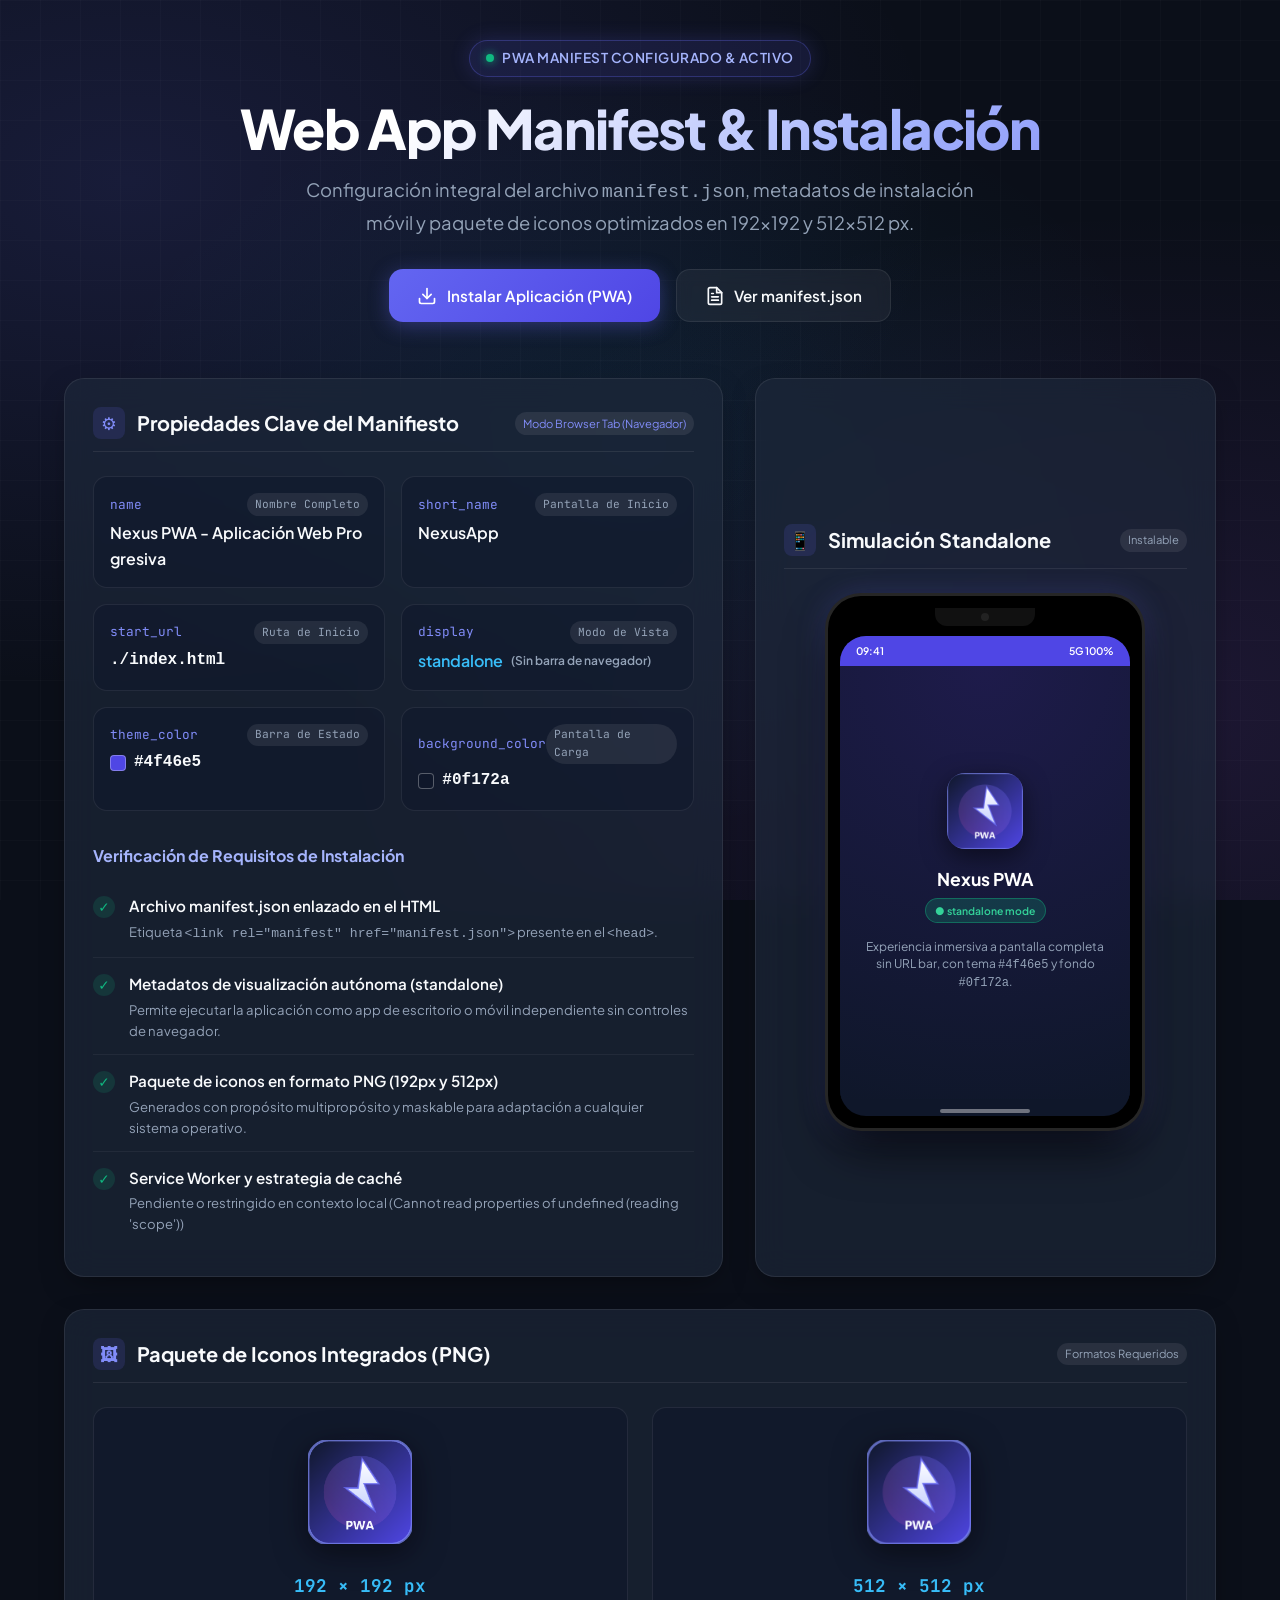
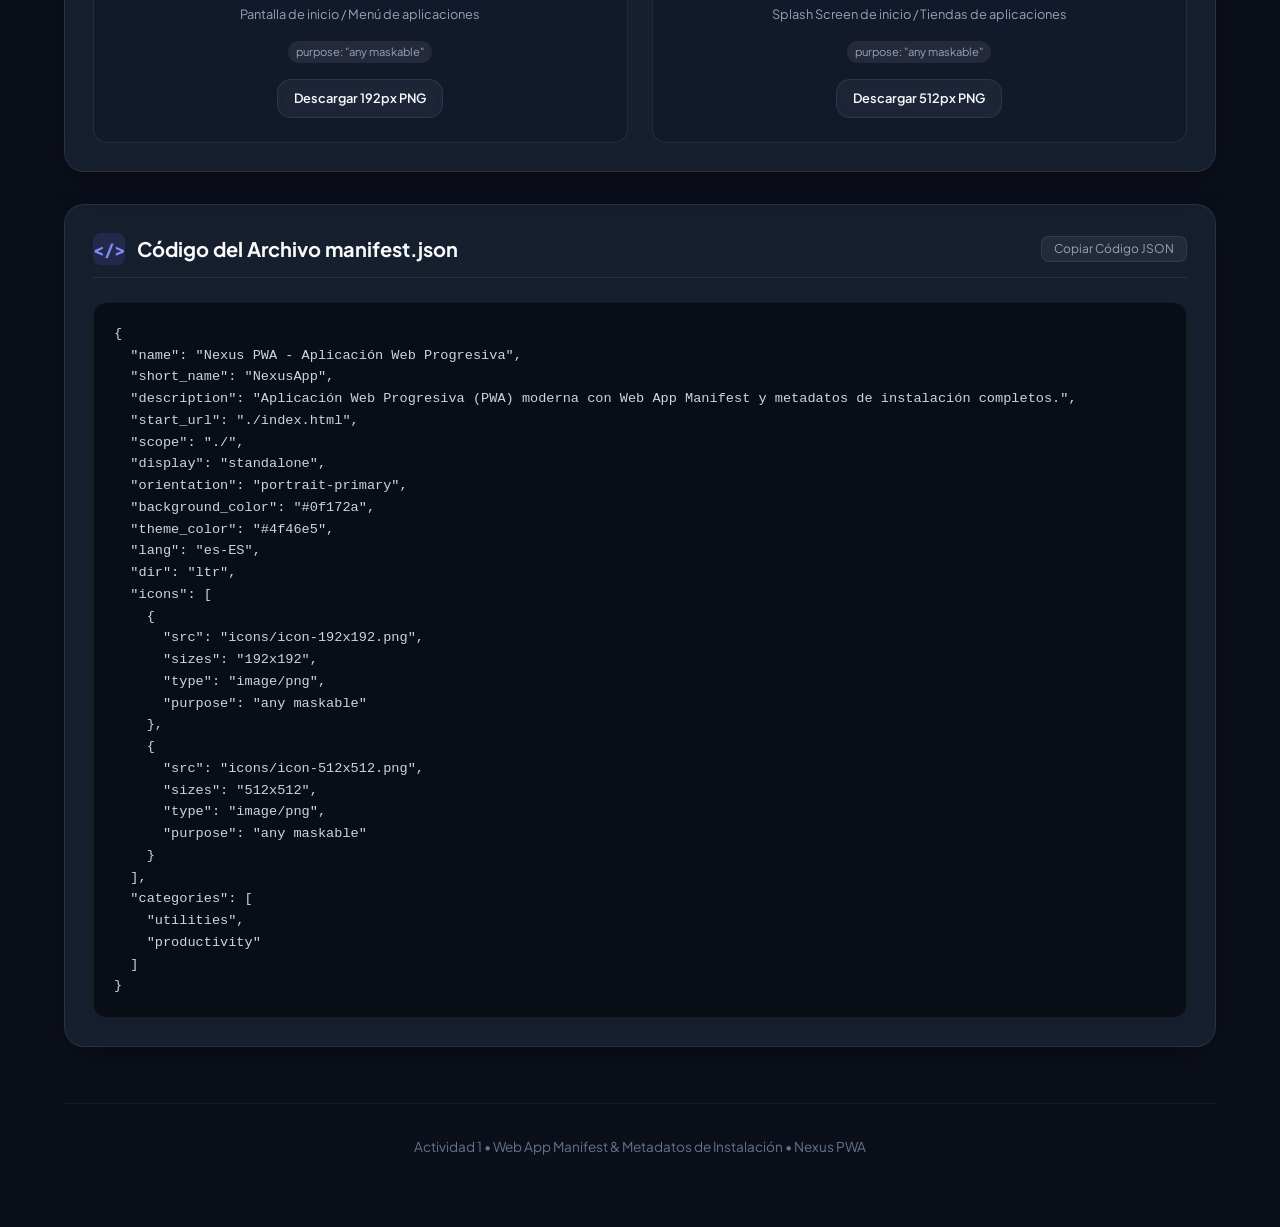
<file: act1/index.html>
<!DOCTYPE html>
<html lang="es">
<head>
  <meta charset="UTF-8">
  <meta name="viewport" content="width=device-width, initial-scale=1.0">
  <title>Nexus PWA - Manifiesto & Metadatos de Instalación</title>
  <meta name="description" content="Aplicación Web Progresiva con Web App Manifest y metadatos de instalación completos en la Actividad 1.">

  <!-- Enlace al Web App Manifest requerido -->
  <link rel="manifest" href="manifest.json">

  <!-- Metadatos de Instalación y Compatibilidad Móvil / PWA -->
  <meta name="theme-color" content="#4f46e5">
  <meta name="background-color" content="#0f172a">
  <meta name="mobile-web-app-capable" content="yes">
  
  <!-- Soporte para iOS / Safari PWA -->
  <meta name="apple-mobile-web-app-capable" content="yes">
  <meta name="apple-mobile-web-app-status-bar-style" content="black-translucent">
  <meta name="apple-mobile-web-app-title" content="NexusApp">
  <link rel="apple-touch-icon" href="icons/icon-192x192.png">
  <link rel="apple-touch-icon" sizes="512x512" href="icons/icon-512x512.png">

  <!-- Iconos estándar para navegador y marcadores -->
  <link rel="icon" type="image/png" sizes="192x192" href="icons/icon-192x192.png">
  <link rel="icon" type="image/png" sizes="512x512" href="icons/icon-512x512.png">

  <!-- Estilos CSS -->
  <link rel="stylesheet" href="style.css">
</head>
<body>
  <div class="bg-grid-overlay"></div>

  <div class="container">
    <!-- Header / Hero -->
    <header>
      <div class="badge-wrapper">
        <span class="status-dot"></span>
        <span class="badge-text">PWA Manifest Configurado & Activo</span>
      </div>
      <h1>Web App Manifest & Instalación</h1>
      <p class="hero-subtitle">
        Configuración integral del archivo <code>manifest.json</code>, metadatos de instalación móvil y paquete de iconos optimizados en 192x192 y 512x512 px.
      </p>

      <div class="hero-actions">
        <button id="btn-install" class="btn btn-primary" type="button">
          <svg width="20" height="20" viewBox="0 0 24 24" fill="none" stroke="currentColor" stroke-width="2" stroke-linecap="round" stroke-linejoin="round">
            <path d="M21 15v4a2 2 0 0 1-2 2H5a2 2 0 0 1-2-2v-4"></path>
            <polyline points="7 10 12 15 17 10"></polyline>
            <line x1="12" y1="15" x2="12" y2="3"></line>
          </svg>
          Instalar Aplicación (PWA)
        </button>
        <a href="manifest.json" target="_blank" class="btn btn-secondary">
          <svg width="20" height="20" viewBox="0 0 24 24" fill="none" stroke="currentColor" stroke-width="2" stroke-linecap="round" stroke-linejoin="round">
            <path d="M14 2H6a2 2 0 0 0-2 2v16a2 2 0 0 0 2 2h12a2 2 0 0 0 2-2V8z"></path>
            <polyline points="14 2 14 8 20 8"></polyline>
            <line x1="16" y1="13" x2="8" y2="13"></line>
            <line x1="16" y1="17" x2="8" y2="17"></line>
            <polyline points="10 9 9 9 8 9"></polyline>
          </svg>
          Ver manifest.json
        </a>
      </div>
    </header>

    <!-- Main Grid -->
    <main class="dashboard-grid">
      <!-- Columna Izquierda: Propiedades Clave del Manifiesto -->
      <section class="glass-card col-span-7">
        <div class="card-header">
          <h2 class="card-title">
            <span class="card-title-icon">⚙</span>
            Propiedades Clave del Manifiesto
          </h2>
          <span class="badge-tag" id="current-display-mode">Modo Standalone Configurado</span>
        </div>

        <div class="properties-list">
          <div class="property-item">
            <div class="prop-key">
              <span>name</span>
              <span class="badge-tag">Nombre Completo</span>
            </div>
            <div class="prop-val">Nexus PWA - Aplicación Web Progresiva</div>
          </div>

          <div class="property-item">
            <div class="prop-key">
              <span>short_name</span>
              <span class="badge-tag">Pantalla de Inicio</span>
            </div>
            <div class="prop-val">NexusApp</div>
          </div>

          <div class="property-item">
            <div class="prop-key">
              <span>start_url</span>
              <span class="badge-tag">Ruta de Inicio</span>
            </div>
            <div class="prop-val"><code>./index.html</code></div>
          </div>

          <div class="property-item">
            <div class="prop-key">
              <span>display</span>
              <span class="badge-tag">Modo de Vista</span>
            </div>
            <div class="prop-val">
              <span style="color: #38bdf8;">standalone</span>
              <span style="font-size:0.75rem; color:var(--text-muted);">(Sin barra de navegador)</span>
            </div>
          </div>

          <div class="property-item">
            <div class="prop-key">
              <span>theme_color</span>
              <span class="badge-tag">Barra de Estado</span>
            </div>
            <div class="prop-val">
              <span class="color-preview-chip" style="background-color: #4f46e5;"></span>
              <code>#4f46e5</code>
            </div>
          </div>

          <div class="property-item">
            <div class="prop-key">
              <span>background_color</span>
              <span class="badge-tag">Pantalla de Carga</span>
            </div>
            <div class="prop-val">
              <span class="color-preview-chip" style="background-color: #0f172a;"></span>
              <code>#0f172a</code>
            </div>
          </div>
        </div>

        <!-- Checklist de Validación PWA -->
        <div style="margin-top: 2rem;">
          <h3 style="font-size: 1rem; color: #a5b4fc; margin-bottom: 0.75rem;">Verificación de Requisitos de Instalación</h3>
          
          <div class="checklist-item">
            <div class="check-icon">✓</div>
            <div class="check-content">
              <h4>Archivo manifest.json enlazado en el HTML</h4>
              <p>Etiqueta <code>&lt;link rel="manifest" href="manifest.json"&gt;</code> presente en el <code>&lt;head&gt;</code>.</p>
            </div>
          </div>

          <div class="checklist-item">
            <div class="check-icon">✓</div>
            <div class="check-content">
              <h4>Metadatos de visualización autónoma (standalone)</h4>
              <p>Permite ejecutar la aplicación como app de escritorio o móvil independiente sin controles de navegador.</p>
            </div>
          </div>

          <div class="checklist-item">
            <div class="check-icon">✓</div>
            <div class="check-content">
              <h4>Paquete de iconos en formato PNG (192px y 512px)</h4>
              <p>Generados con propósito multipropósito y maskable para adaptación a cualquier sistema operativo.</p>
            </div>
          </div>

          <div class="checklist-item">
            <div class="check-icon">✓</div>
            <div class="check-content">
              <h4>Service Worker y estrategia de caché</h4>
              <p id="sw-status-text">Verificando registro del Service Worker...</p>
            </div>
          </div>
        </div>
      </section>

      <!-- Columna Derecha: Vista Previa Simulador Standalone -->
      <section class="glass-card col-span-5" style="display: flex; flex-direction: column; align-items: center; justify-content: center;">
        <div class="card-header" style="width: 100%;">
          <h2 class="card-title">
            <span class="card-title-icon">📱</span>
            Simulación Standalone
          </h2>
          <span class="badge-tag" id="install-status">Instalable</span>
        </div>

        <div class="device-simulator">
          <div class="device-notch">
            <div class="notch-camera"></div>
          </div>
          <div class="device-screen">
            <!-- Barra de estado simulada con theme_color -->
            <div class="device-statusbar">
              <span>09:41</span>
              <span>5G 100%</span>
            </div>
            
            <div class="device-content">
              <img src="icons/icon-192x192.png" alt="Nexus App Icon" class="device-logo-img">
              <div class="device-app-title">Nexus PWA</div>
              <span class="device-badge-standalone">● standalone mode</span>
              <p style="font-size: 0.75rem; color: #94a3b8; line-height: 1.4; padding: 0 0.5rem;">
                Experiencia inmersiva a pantalla completa sin URL bar, con tema <code>#4f46e5</code> y fondo <code>#0f172a</code>.
              </p>
            </div>

            <div class="device-indicator"></div>
          </div>
        </div>
      </section>

      <!-- Paquete de Iconos PNG Generados e Integrados -->
      <section class="glass-card col-span-12">
        <div class="card-header">
          <h2 class="card-title">
            <span class="card-title-icon">🖼</span>
            Paquete de Iconos Integrados (PNG)
          </h2>
          <span class="badge-tag">Formatos Requeridos</span>
        </div>

        <div class="icons-container">
          <!-- Icono 192x192 -->
          <div class="icon-card">
            <div class="icon-preview-box">
              <img src="icons/icon-192x192.png" alt="Icono PWA 192x192">
            </div>
            <div class="icon-dimension">192 × 192 px</div>
            <div class="icon-meta">Pantalla de inicio / Menú de aplicaciones</div>
            <span class="badge-tag" style="margin-bottom: 1rem;">purpose: "any maskable"</span>
            <a href="icons/icon-192x192.png" download="icon-192x192.png" class="btn btn-secondary" style="font-size: 0.8rem; padding: 0.5rem 1rem;">
              Descargar 192px PNG
            </a>
          </div>

          <!-- Icono 512x512 -->
          <div class="icon-card">
            <div class="icon-preview-box">
              <img src="icons/icon-512x512.png" alt="Icono PWA 512x512">
            </div>
            <div class="icon-dimension">512 × 512 px</div>
            <div class="icon-meta">Splash Screen de inicio / Tiendas de aplicaciones</div>
            <span class="badge-tag" style="margin-bottom: 1rem;">purpose: "any maskable"</span>
            <a href="icons/icon-512x512.png" download="icon-512x512.png" class="btn btn-secondary" style="font-size: 0.8rem; padding: 0.5rem 1rem;">
              Descargar 512px PNG
            </a>
          </div>
        </div>
      </section>

      <!-- Código Manifest y Enlaces HTML -->
      <section class="glass-card col-span-12">
        <div class="card-header">
          <h2 class="card-title">
            <span class="card-title-icon">&lt;/&gt;</span>
            Código del Archivo manifest.json
          </h2>
          <button class="btn-copy" onclick="copyManifestJson()">Copiar Código JSON</button>
        </div>

        <div class="code-box">
          <pre id="manifest-code-content">{
  "name": "Nexus PWA - Aplicación Web Progresiva",
  "short_name": "NexusApp",
  "description": "Aplicación Web Progresiva (PWA) moderna con Web App Manifest y metadatos de instalación completos.",
  "start_url": "./index.html",
  "scope": "./",
  "display": "standalone",
  "orientation": "portrait-primary",
  "background_color": "#0f172a",
  "theme_color": "#4f46e5",
  "lang": "es-ES",
  "dir": "ltr",
  "icons": [
    {
      "src": "icons/icon-192x192.png",
      "sizes": "192x192",
      "type": "image/png",
      "purpose": "any maskable"
    },
    {
      "src": "icons/icon-512x512.png",
      "sizes": "512x512",
      "type": "image/png",
      "purpose": "any maskable"
    }
  ],
  "categories": [
    "utilities",
    "productivity"
  ]
}</pre>
        </div>
      </section>
    </main>

    <footer>
      <p>Actividad 1 &bull; Web App Manifest & Metadatos de Instalación &bull; Nexus PWA</p>
    </footer>
  </div>

  <div id="toast-notification" class="toast-msg"></div>

  <!-- Scripts -->
  <script src="app.js"></script>
</body>
</html>
</file>
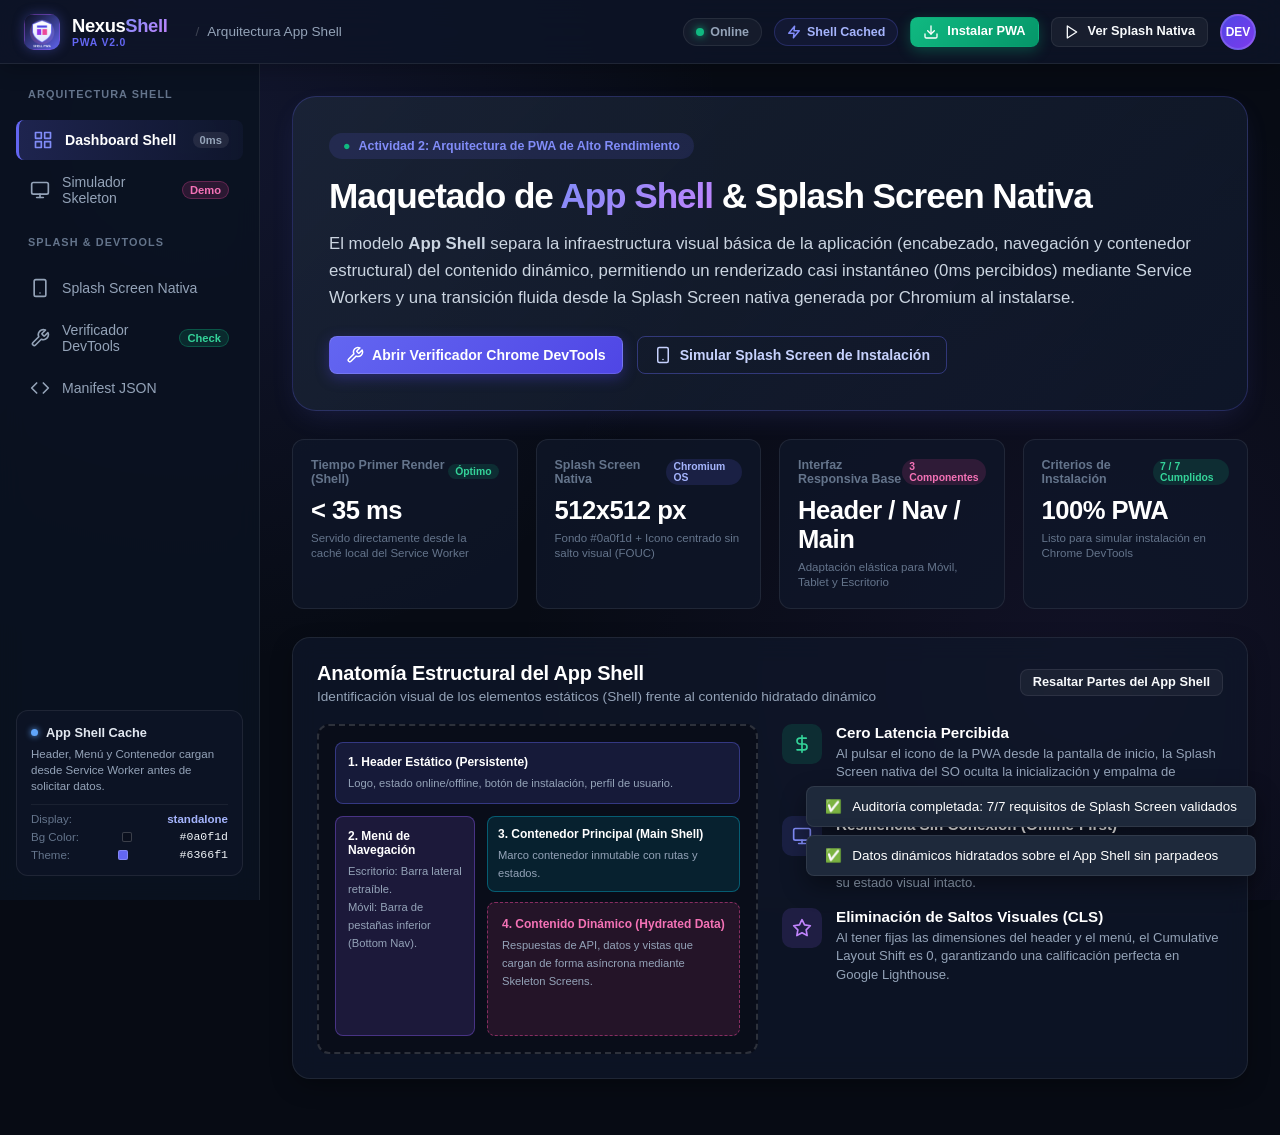
<file: act2/index.html>
<!DOCTYPE html>
<html lang="es">
<head>
  <meta charset="UTF-8">
  <meta name="viewport" content="width=device-width, initial-scale=1.0, viewport-fit=cover">
  <title>Nexus Shell - PWA App Shell & Splash Screen Nativa</title>
  <meta name="description" content="Maquetado de arquitectura App Shell responsiva (header, navegación, contenedor principal) y verificación de Splash Screen nativa en Chrome DevTools.">

  <!-- Enlace al Web App Manifest (Requisito fundamental para Splash Screen Nativa) -->
  <link rel="manifest" href="manifest.json">

  <!-- Metadatos de Color y Pantalla Completa para Splash Screen y Sistema Operativo -->
  <meta name="theme-color" content="#6366f1">
  <meta name="background-color" content="#0a0f1d">
  <meta name="mobile-web-app-capable" content="yes">
  
  <!-- Soporte para iOS / Safari PWA -->
  <meta name="apple-mobile-web-app-capable" content="yes">
  <meta name="apple-mobile-web-app-status-bar-style" content="black-translucent">
  <meta name="apple-mobile-web-app-title" content="NexusShell">
  <link rel="apple-touch-icon" href="icons/icon-192x192.png">
  <link rel="apple-touch-icon" sizes="512x512" href="icons/icon-512x512.png">

  <!-- Favicon e iconos estándar -->
  <link rel="icon" type="image/png" sizes="192x192" href="icons/icon-192x192.png">
  <link rel="icon" type="image/png" sizes="512x512" href="icons/icon-512x512.png">

  <!-- Estilos del App Shell -->
  <link rel="stylesheet" href="style.css">
</head>
<body class="app-shell-body">

  <!-- ========================================== -->
  <!-- 1. HEADER DEL APP SHELL (Interfaz Base)    -->
  <!-- ========================================== -->
  <header class="app-header" id="app-header">
    <div class="header-left">
      <!-- Botón Hamburguesa Móvil -->
      <button class="icon-btn mobile-menu-toggle" id="btn-toggle-menu" aria-label="Abrir Menú de Navegación">
        <svg width="22" height="22" viewBox="0 0 24 24" fill="none" stroke="currentColor" stroke-width="2" stroke-linecap="round" stroke-linejoin="round">
          <line x1="3" y1="12" x2="21" y2="12"></line>
          <line x1="3" y1="6" x2="21" y2="6"></line>
          <line x1="3" y1="18" x2="21" y2="18"></line>
        </svg>
      </button>

      <!-- Logotipo y Nombre del App Shell -->
      <div class="brand-container" id="brand-logo">
        <div class="brand-icon">
          <img src="icons/icon-192x192.png" alt="Logo Nexus Shell" width="36" height="36">
        </div>
        <div class="brand-text">
          <span class="brand-title">Nexus<span class="gradient-text">Shell</span></span>
          <span class="brand-tag">PWA v2.0</span>
        </div>
      </div>

      <!-- Migas de Pan / Estado de Navegación -->
      <div class="header-breadcrumbs desktop-only">
        <span class="breadcrumb-separator">/</span>
        <span class="breadcrumb-current" id="header-current-view">Arquitectura App Shell</span>
      </div>
    </div>

    <!-- Indicadores de Estado y Acciones Rápidas -->
    <div class="header-right">
      <!-- Píldora de Estado de Red (Online / Offline) -->
      <div class="status-pill" id="network-status" title="Estado de conexión del Service Worker">
        <span class="status-indicator-dot online"></span>
        <span class="status-text" id="network-status-text">Online</span>
      </div>

      <!-- Píldora de Caché del App Shell -->
      <div class="status-pill shell-cached-pill desktop-only" title="Componentes del App Shell almacenados en caché">
        <svg width="14" height="14" viewBox="0 0 24 24" fill="none" stroke="currentColor" stroke-width="2.5" stroke-linecap="round" stroke-linejoin="round">
          <polygon points="13 2 3 14 12 14 11 22 21 10 12 10 13 2"></polygon>
        </svg>
        <span>Shell Cached</span>
      </div>

      <!-- Botón de Instalación PWA (beforeinstallprompt) -->
      <button class="btn btn-sm btn-install" id="btn-install-pwa" type="button" title="Instalar como Aplicación Nativa en el Dispositivo">
        <svg width="16" height="16" viewBox="0 0 24 24" fill="none" stroke="currentColor" stroke-width="2" stroke-linecap="round" stroke-linejoin="round">
          <path d="M21 15v4a2 2 0 0 1-2 2H5a2 2 0 0 1-2-2v-4"></path>
          <polyline points="7 10 12 15 17 10"></polyline>
          <line x1="12" y1="15" x2="12" y2="3"></line>
        </svg>
        <span class="btn-text">Instalar PWA</span>
      </button>

      <!-- Botón de Simulación de Splash Screen Rápido -->
      <button class="btn btn-sm btn-secondary" id="btn-quick-splash" type="button" title="Lanzar Vista Previa de Splash Screen">
        <svg width="16" height="16" viewBox="0 0 24 24" fill="none" stroke="currentColor" stroke-width="2" stroke-linecap="round" stroke-linejoin="round">
          <polygon points="5 3 19 12 5 21 5 3"></polygon>
        </svg>
        <span class="btn-text desktop-only">Ver Splash Nativa</span>
      </button>

      <!-- Perfil de Usuario -->
      <div class="user-avatar" title="Sesión del Sistema">
        <span class="avatar-initials">DEV</span>
      </div>
    </div>
  </header>

  <!-- ========================================== -->
  <!-- 2. CONTENEDOR GENERAL DEL APP SHELL        -->
  <!-- ========================================== -->
  <div class="app-layout">
    
    <!-- ========================================== -->
    <!-- MENÚ DE NAVEGACIÓN LATERAL (Sidebar)       -->
    <!-- ========================================== -->
    <aside class="app-sidebar" id="app-sidebar">
      <div class="sidebar-inner">
        <div class="sidebar-category">ARQUITECTURA SHELL</div>
        <nav class="sidebar-nav">
          <a href="#dashboard" class="nav-item active" data-view="dashboard">
            <svg class="nav-icon" width="20" height="20" viewBox="0 0 24 24" fill="none" stroke="currentColor" stroke-width="2" stroke-linecap="round" stroke-linejoin="round">
              <rect x="3" y="3" width="7" height="7"></rect>
              <rect x="14" y="3" width="7" height="7"></rect>
              <rect x="14" y="14" width="7" height="7"></rect>
              <rect x="3" y="14" width="7" height="7"></rect>
            </svg>
            <span class="nav-label">Dashboard Shell</span>
            <span class="nav-badge">0ms</span>
          </a>

          <a href="#skeleton" class="nav-item" data-view="skeleton">
            <svg class="nav-icon" width="20" height="20" viewBox="0 0 24 24" fill="none" stroke="currentColor" stroke-width="2" stroke-linecap="round" stroke-linejoin="round">
              <rect x="2" y="3" width="20" height="14" rx="2" ry="2"></rect>
              <line x1="8" y1="21" x2="16" y2="21"></line>
              <line x1="12" y1="17" x2="12" y2="21"></line>
            </svg>
            <span class="nav-label">Simulador Skeleton</span>
            <span class="nav-badge pulse">Demo</span>
          </a>
        </nav>

        <div class="sidebar-category">SPLASH & DEVTOOLS</div>
        <nav class="sidebar-nav">
          <a href="#splash" class="nav-item" data-view="splash">
            <svg class="nav-icon" width="20" height="20" viewBox="0 0 24 24" fill="none" stroke="currentColor" stroke-width="2" stroke-linecap="round" stroke-linejoin="round">
              <rect x="5" y="2" width="14" height="20" rx="2" ry="2"></rect>
              <line x1="12" y1="18" x2="12.01" y2="18"></line>
            </svg>
            <span class="nav-label">Splash Screen Nativa</span>
          </a>

          <a href="#devtools" class="nav-item" data-view="devtools">
            <svg class="nav-icon" width="20" height="20" viewBox="0 0 24 24" fill="none" stroke="currentColor" stroke-width="2" stroke-linecap="round" stroke-linejoin="round">
              <path d="M14.7 6.3a1 1 0 0 0 0 1.4l1.6 1.6a1 1 0 0 0 1.4 0l3.77-3.77a6 6 0 0 1-7.94 7.94l-6.91 6.91a2.12 2.12 0 0 1-3-3l6.91-6.91a6 6 0 0 1 7.94-7.94l-3.76 3.76z"></path>
            </svg>
            <span class="nav-label">Verificador DevTools</span>
            <span class="nav-badge status-check">Check</span>
          </a>

          <a href="#manifest-code" class="nav-item" data-view="manifest-code">
            <svg class="nav-icon" width="20" height="20" viewBox="0 0 24 24" fill="none" stroke="currentColor" stroke-width="2" stroke-linecap="round" stroke-linejoin="round">
              <polyline points="16 18 22 12 16 6"></polyline>
              <polyline points="8 6 2 12 8 18"></polyline>
            </svg>
            <span class="nav-label">Manifest JSON</span>
          </a>
        </nav>

        <!-- Tarjeta Informativa del App Shell en el Sidebar -->
        <div class="sidebar-footer-card">
          <div class="shell-indicator-title">
            <span class="indicator-dot-blue"></span>
            <span>App Shell Cache</span>
          </div>
          <p class="shell-indicator-desc">
            Header, Menú y Contenedor cargan desde Service Worker antes de solicitar datos.
          </p>
          <div class="shell-specs">
            <div class="spec-row">
              <span>Display:</span>
              <span class="spec-highlight">standalone</span>
            </div>
            <div class="spec-row">
              <span>Bg Color:</span>
              <span class="spec-color-chip" style="background:#0a0f1d;"></span>
              <span class="spec-val">#0a0f1d</span>
            </div>
            <div class="spec-row">
              <span>Theme:</span>
              <span class="spec-color-chip" style="background:#6366f1;"></span>
              <span class="spec-val">#6366f1</span>
            </div>
          </div>
        </div>
      </div>
    </aside>

    <!-- Overlay oscuro para cerrar el menú en móviles -->
    <div class="sidebar-backdrop" id="sidebar-backdrop"></div>

    <!-- ========================================== -->
    <!-- 3. CONTENEDOR PRINCIPAL (<main>)          -->
    <!-- ========================================== -->
    <main class="app-main" id="main-content">
      
      <!-- ========================================== -->
      <!-- VISTA 1: DASHBOARD Y ANATOMÍA APP SHELL    -->
      <!-- ========================================== -->
      <section class="view-section active" id="view-dashboard">
        <!-- Hero Banner Informativo -->
        <div class="hero-card">
          <div class="hero-badge">
            <span class="pulse-icon">●</span>
            <span>Actividad 2: Arquitectura de PWA de Alto Rendimiento</span>
          </div>
          <h1 class="hero-title">
            Maquetado de <span class="gradient-text">App Shell</span> & Splash Screen Nativa
          </h1>
          <p class="hero-description">
            El modelo <strong>App Shell</strong> separa la infraestructura visual básica de la aplicación (encabezado, navegación y contenedor estructural) del contenido dinámico, permitiendo un renderizado casi instantáneo (0ms percibidos) mediante Service Workers y una transición fluida desde la Splash Screen nativa generada por Chromium al instalarse.
          </p>

          <div class="hero-quick-actions">
            <button class="btn btn-primary" id="btn-goto-devtools">
              <svg width="18" height="18" viewBox="0 0 24 24" fill="none" stroke="currentColor" stroke-width="2" stroke-linecap="round" stroke-linejoin="round">
                <path d="M14.7 6.3a1 1 0 0 0 0 1.4l1.6 1.6a1 1 0 0 0 1.4 0l3.77-3.77a6 6 0 0 1-7.94 7.94l-6.91 6.91a2.12 2.12 0 0 1-3-3l6.91-6.91a6 6 0 0 1 7.94-7.94l-3.76 3.76z"></path>
              </svg>
              Abrir Verificador Chrome DevTools
            </button>
            <button class="btn btn-outline" id="btn-goto-splash">
              <svg width="18" height="18" viewBox="0 0 24 24" fill="none" stroke="currentColor" stroke-width="2" stroke-linecap="round" stroke-linejoin="round">
                <rect x="5" y="2" width="14" height="20" rx="2" ry="2"></rect>
                <line x1="12" y1="18" x2="12.01" y2="18"></line>
              </svg>
              Simular Splash Screen de Instalación
            </button>
          </div>
        </div>

        <!-- Métricas del App Shell -->
        <div class="metrics-grid">
          <div class="metric-card">
            <div class="metric-header">
              <span class="metric-title">Tiempo Primer Render (Shell)</span>
              <span class="metric-badge success">Óptimo</span>
            </div>
            <div class="metric-value">&lt; 35 ms</div>
            <p class="metric-footer">Servido directamente desde la caché local del Service Worker</p>
          </div>

          <div class="metric-card">
            <div class="metric-header">
              <span class="metric-title">Splash Screen Nativa</span>
              <span class="metric-badge info">Chromium OS</span>
            </div>
            <div class="metric-value">512x512 px</div>
            <p class="metric-footer">Fondo #0a0f1d + Icono centrado sin salto visual (FOUC)</p>
          </div>

          <div class="metric-card">
            <div class="metric-header">
              <span class="metric-title">Interfaz Responsiva Base</span>
              <span class="metric-badge accent">3 Componentes</span>
            </div>
            <div class="metric-value">Header / Nav / Main</div>
            <p class="metric-footer">Adaptación elástica para Móvil, Tablet y Escritorio</p>
          </div>

          <div class="metric-card">
            <div class="metric-header">
              <span class="metric-title">Criterios de Instalación</span>
              <span class="metric-badge success" id="criteria-count-badge">7 / 7 Cumplidos</span>
            </div>
            <div class="metric-value">100% PWA</div>
            <p class="metric-footer">Listo para simular instalación en Chrome DevTools</p>
          </div>
        </div>

        <!-- Diagrama Interactivo de Anatomía del App Shell -->
        <div class="content-card">
          <div class="card-header-flex">
            <div>
              <h2 class="card-title">Anatomía Estructural del App Shell</h2>
              <p class="card-subtitle">Identificación visual de los elementos estáticos (Shell) frente al contenido hidratado dinámico</p>
            </div>
            <button class="btn btn-sm btn-secondary" id="btn-highlight-shell">
              Resaltar Partes del App Shell
            </button>
          </div>

          <div class="shell-diagram-wrapper">
            <!-- Diagrama tipo Wireframe -->
            <div class="wireframe-mockup" id="wireframe-container">
              <!-- Header Highlight -->
              <div class="wireframe-header" id="wf-header">
                <span class="wf-tag">1. Header Estático (Persistente)</span>
                <span class="wf-desc">Logo, estado online/offline, botón de instalación, perfil de usuario.</span>
              </div>
              
              <div class="wireframe-body">
                <!-- Nav Sidebar Highlight -->
                <div class="wireframe-sidebar" id="wf-sidebar">
                  <span class="wf-tag">2. Menú de Navegación</span>
                  <span class="wf-desc">Escritorio: Barra lateral retraíble.<br>Móvil: Barra de pestañas inferior (Bottom Nav).</span>
                </div>

                <!-- Main Container Highlight -->
                <div class="wireframe-main" id="wf-main">
                  <div class="wireframe-shell-border">
                    <span class="wf-tag">3. Contenedor Principal (Main Shell)</span>
                    <span class="wf-desc">Marco contenedor inmutable con rutas y estados.</span>
                  </div>
                  
                  <div class="wireframe-dynamic-box" id="wf-dynamic">
                    <span class="wf-tag dynamic">4. Contenido Dinámico (Hydrated Data)</span>
                    <span class="wf-desc">Respuestas de API, datos y vistas que cargan de forma asíncrona mediante Skeleton Screens.</span>
                  </div>
                </div>
              </div>
            </div>

            <!-- Explicación de Ventajas -->
            <div class="shell-features-list">
              <div class="feature-item">
                <div class="feature-icon icon-emerald">
                  <svg width="20" height="20" viewBox="0 0 24 24" fill="none" stroke="currentColor" stroke-width="2" stroke-linecap="round" stroke-linejoin="round">
                    <path d="M12 2v20M17 5H9.5a3.5 3.5 0 0 0 0 7h5a3.5 3.5 0 0 1 0 7H6"></path>
                  </svg>
                </div>
                <div class="feature-content">
                  <h3>Cero Latencia Percibida</h3>
                  <p>Al pulsar el icono de la PWA desde la pantalla de inicio, la Splash Screen nativa del SO oculta la inicialización y empalma de inmediato con el App Shell en caché.</p>
                </div>
              </div>

              <div class="feature-item">
                <div class="feature-icon icon-indigo">
                  <svg width="20" height="20" viewBox="0 0 24 24" fill="none" stroke="currentColor" stroke-width="2" stroke-linecap="round" stroke-linejoin="round">
                    <rect x="2" y="3" width="20" height="14" rx="2" ry="2"></rect>
                    <line x1="8" y1="21" x2="16" y2="21"></line>
                    <line x1="12" y1="17" x2="12" y2="21"></line>
                  </svg>
                </div>
                <div class="feature-content">
                  <h3>Resiliencia Sin Conexión (Offline-First)</h3>
                  <p>Incluso sin red móvil o WiFi, el usuario nunca verá la pantalla de error de dinosaurio de Chrome. La interfaz abre de inmediato con su estado visual intacto.</p>
                </div>
              </div>

              <div class="feature-item">
                <div class="feature-icon icon-purple">
                  <svg width="20" height="20" viewBox="0 0 24 24" fill="none" stroke="currentColor" stroke-width="2" stroke-linecap="round" stroke-linejoin="round">
                    <polygon points="12 2 15.09 8.26 22 9.27 17 14.14 18.18 21.02 12 17.77 5.82 21.02 7 14.14 2 9.27 8.91 8.26 12 2"></polygon>
                  </svg>
                </div>
                <div class="feature-content">
                  <h3>Eliminación de Saltos Visuales (CLS)</h3>
                  <p>Al tener fijas las dimensiones del header y el menú, el Cumulative Layout Shift es 0, garantizando una calificación perfecta en Google Lighthouse.</p>
                </div>
              </div>
            </div>
          </div>
        </div>
      </section>

      <!-- ======================================================= -->
      <!-- VISTA 2: VERIFICADOR CHROME DEVTOOLS & SPLASH SCREEN   -->
      <!-- ======================================================= -->
      <section class="view-section" id="view-devtools">
        <div class="section-title-block">
          <div class="badge-tag">Herramienta de Auditoría y Verificación</div>
          <h2 class="section-heading">Verificador en Chrome DevTools de la Splash Screen Nativa</h2>
          <p class="section-desc">
            Comprobación de los 5 requisitos indispensables que exige Chromium/Android para activar la Splash Screen al instalar la PWA, y guía paso a paso para simularlo en DevTools.
          </p>
        </div>

        <!-- Panel de Lista de Verificación en Vivo (Checklist Automático) -->
        <div class="content-card">
          <div class="card-header-flex">
            <div>
              <h3 class="card-title">Auditoría en Tiempo Real de Requisitos para Splash Screen</h3>
              <p class="card-subtitle">Validación automática de las propiedades del archivo <code>manifest.json</code> y el DOM actual</p>
            </div>
            <button class="btn btn-sm btn-primary" id="btn-recheck-criteria">
              <svg width="15" height="15" viewBox="0 0 24 24" fill="none" stroke="currentColor" stroke-width="2" stroke-linecap="round" stroke-linejoin="round">
                <polyline points="23 4 23 10 17 10"></polyline>
                <path d="M20.49 15a9 9 0 1 1-2.12-9.36L23 10"></path>
              </svg>
              Re-analizar Requisitos
            </button>
          </div>

          <div class="checklist-grid" id="checklist-results">
            <!-- Item 1: manifest link -->
            <div class="check-item passed" id="chk-manifest">
              <div class="check-icon">✓</div>
              <div class="check-content">
                <div class="check-header">
                  <strong>Enlace al Web App Manifest</strong>
                  <span class="badge-code">&lt;link rel="manifest" href="manifest.json"&gt;</span>
                </div>
                <p>Detectado en el &lt;head&gt; con ruta válida accesible por el navegador.</p>
              </div>
            </div>

            <!-- Item 2: Name / Short Name -->
            <div class="check-item passed" id="chk-name">
              <div class="check-icon">✓</div>
              <div class="check-content">
                <div class="check-header">
                  <strong>Nombre de la Aplicación (name / short_name)</strong>
                  <span class="badge-code">"NexusShell"</span>
                </div>
                <p>Obligatorio para que Chromium renderice el texto debajo del icono durante el splash.</p>
              </div>
            </div>

            <!-- Item 3: Background Color -->
            <div class="check-item passed" id="chk-bgcolor">
              <div class="check-icon">✓</div>
              <div class="check-content">
                <div class="check-header">
                  <strong>Color de Fondo de la Splash Screen</strong>
                  <span class="badge-code" style="color: #60a5fa;">background_color: "#0a0f1d"</span>
                </div>
                <p>Pinta el lienzo completo de la pantalla mientras se inicializa el motor web del sistema.</p>
              </div>
            </div>

            <!-- Item 4: Theme Color -->
            <div class="check-item passed" id="chk-theme">
              <div class="check-icon">✓</div>
              <div class="check-content">
                <div class="check-header">
                  <strong>Color del Tema del Sistema (theme_color)</strong>
                  <span class="badge-code" style="color: #a78bfa;">theme_color: "#6366f1"</span>
                </div>
                <p>Tiñe la barra de estado nativa (batería, reloj, notificaciones) en Android y la barra de título en escritorio.</p>
              </div>
            </div>

            <!-- Item 5: Icons 192 & 512 -->
            <div class="check-item passed" id="chk-icons">
              <div class="check-icon">✓</div>
              <div class="check-content">
                <div class="check-header">
                  <strong>Iconos de Alta Definición (192x192 & 512x512 maskable)</strong>
                  <span class="badge-code">icon-192x192.png | icon-512x512.png</span>
                </div>
                <p>Chromium centra automáticamente el icono de 512x512 (o 192x192) dentro del color de fondo.</p>
              </div>
            </div>

            <!-- Item 6: Display Standalone -->
            <div class="check-item passed" id="chk-display">
              <div class="check-icon">✓</div>
              <div class="check-content">
                <div class="check-header">
                  <strong>Modo de Visualización (display: standalone)</strong>
                  <span class="badge-code">display: "standalone"</span>
                </div>
                <p>Sin modo independiente o pantalla completa, Chrome abre la app como una pestaña web sin Splash Screen nativa.</p>
              </div>
            </div>

            <!-- Item 7: Service Worker -->
            <div class="check-item passed" id="chk-sw">
              <div class="check-icon">✓</div>
              <div class="check-content">
                <div class="check-header">
                  <strong>Service Worker Activo (Precacheo del App Shell)</strong>
                  <span class="badge-code" id="sw-status-label">Registrado & Controlando</span>
                </div>
                <p>Requerido por el motor de instalación de Chrome para calificar como PWA instalable.</p>
              </div>
            </div>
          </div>
        </div>

        <!-- Guía Paso a Paso Interactiva para Chrome DevTools -->
        <div class="content-card">
          <div class="card-header-flex">
            <div>
              <h3 class="card-title">Procedimiento Oficial en Chrome DevTools</h3>
              <p class="card-subtitle">Pasos exactos para comprobar la Splash Screen y simular la instalación</p>
            </div>
            <button class="btn btn-sm btn-outline" id="btn-trigger-install-modal">
              Disparar Prompt de Instalación
            </button>
          </div>

          <div class="devtools-steps-list">
            <!-- Paso 1 -->
            <div class="step-card">
              <div class="step-number">01</div>
              <div class="step-body">
                <h4>Abrir Chrome DevTools</h4>
                <p>Presiona <kbd>F12</kbd> o <kbd>Ctrl</kbd> + <kbd>Shift</kbd> + <kbd>I</kbd> en Google Chrome o Microsoft Edge.</p>
              </div>
            </div>

            <!-- Paso 2 -->
            <div class="step-card">
              <div class="step-number">02</div>
              <div class="step-body">
                <h4>Navegar a la Pestaña "Application" (Aplicación)</h4>
                <p>En la barra superior de DevTools, selecciona la pestaña <strong>Application</strong> (o despliega el menú <code>»</code> si está oculta).</p>
              </div>
            </div>

            <!-- Paso 3 -->
            <div class="step-card">
              <div class="step-number">03</div>
              <div class="step-body">
                <h4>Inspeccionar Sección "Manifest" & Ver la Splash Screen</h4>
                <p>En el panel izquierdo, haz clic en <strong>Manifest</strong>. Desplázate hacia abajo hasta la sección <strong>"Presentation"</strong> y <strong>"Icons"</strong>: verás la vista previa exacta del icono y la previsualización de la Splash Screen generada por Chromium.</p>
              </div>
            </div>

            <!-- Paso 4 -->
            <div class="step-card">
              <div class="step-number">04</div>
              <div class="step-body">
                <h4>Simular la Instalación ("Install" o "Trigger Install")</h4>
                <p>En la esquina superior derecha del panel Manifest de DevTools, haz clic en el enlace <strong>"Install"</strong> o <strong>"Simulate install"</strong> para desencadenar el diálogo nativo de instalación en el escritorio/móvil.</p>
              </div>
            </div>

            <!-- Paso 5 -->
            <div class="step-card">
              <div class="step-number">05</div>
              <div class="step-body">
                <h4>Comprobar Persistencia Offline en "Service Workers"</h4>
                <p>Selecciona <strong>Service Workers</strong> en el panel izquierdo de DevTools y marca la casilla <strong>"Offline"</strong>. Recarga la página (<kbd>F5</kbd>) para verificar que el App Shell carga instantáneamente desde el caché local.</p>
              </div>
            </div>
          </div>

          <!-- Mockup Interactivo de la Pestaña Application de DevTools -->
          <div class="devtools-mockup-wrapper">
            <div class="devtools-mockup-header">
              <div class="devtools-window-dots">
                <span class="dot red"></span>
                <span class="dot yellow"></span>
                <span class="dot green"></span>
              </div>
              <div class="devtools-tab-bar">
                <span class="d-tab">Elements</span>
                <span class="d-tab">Console</span>
                <span class="d-tab">Sources</span>
                <span class="d-tab">Network</span>
                <span class="d-tab active">Application</span>
                <span class="d-tab">Lighthouse</span>
              </div>
            </div>
            
            <div class="devtools-mockup-content">
              <!-- Sidebar de DevTools -->
              <div class="dt-sidebar">
                <div class="dt-item-header">Application</div>
                <div class="dt-item active">Manifest</div>
                <div class="dt-item">Service workers</div>
                <div class="dt-item">Storage</div>
                <div class="dt-item-header">Storage</div>
                <div class="dt-item">Cache storage</div>
              </div>

              <!-- Contenido principal de DevTools Manifest -->
              <div class="dt-main-panel">
                <div class="dt-manifest-row">
                  <span class="dt-prop">App Name:</span>
                  <span class="dt-value">Nexus App Shell - Progressive Web App</span>
                  <button class="dt-simulate-btn" id="btn-dt-simulate-install">Install app</button>
                </div>
                <div class="dt-manifest-row">
                  <span class="dt-prop">Short Name:</span>
                  <span class="dt-value">NexusShell</span>
                </div>
                <div class="dt-manifest-row">
                  <span class="dt-prop">Display Mode:</span>
                  <span class="dt-value">standalone</span>
                </div>
                <div class="dt-manifest-row">
                  <span class="dt-prop">Colors:</span>
                  <span class="dt-chip" style="background:#6366f1;"></span> Theme: #6366f1
                  <span class="dt-chip" style="background:#0a0f1d; margin-left: 12px;"></span> Background: #0a0f1d
                </div>
                <div class="dt-manifest-row splash-preview-zone">
                  <span class="dt-prop">Splash screen preview:</span>
                  <div class="dt-mini-splash">
                    <div class="mini-status-bar">NexusShell</div>
                    <div class="mini-splash-content">
                      <img src="icons/icon-192x192.png" alt="Icon preview" width="40" height="40">
                      <span class="mini-app-name">NexusShell</span>
                    </div>
                  </div>
                </div>
              </div>
            </div>
          </div>
        </div>
      </section>

      <!-- ======================================================= -->
      <!-- VISTA 3: SIMULADOR VISUAL DE SPLASH SCREEN NATIVA       -->
      <!-- ======================================================= -->
      <section class="view-section" id="view-splash">
        <div class="section-title-block">
          <div class="badge-tag">Simulador de Arranque en Frío (Cold Start)</div>
          <h2 class="section-heading">Simulador de Splash Screen Nativa en Dispositivo Móvil</h2>
          <p class="section-desc">
            Experimenta visualmente cómo el sistema operativo (Android/Chromium) genera la pantalla de bienvenida nativa usando los metadatos del <code>manifest.json</code> y cómo transiciona inmediatamente al App Shell.
          </p>
        </div>

        <div class="splash-simulator-grid">
          <!-- Columna 1: Dispositivo Móvil Interactivo -->
          <div class="phone-container">
            <div class="smartphone-frame">
              <!-- Notch / Cámara frontal -->
              <div class="phone-notch">
                <span class="speaker"></span>
                <span class="camera"></span>
              </div>

              <!-- Pantalla del Teléfono -->
              <div class="phone-screen" id="phone-screen">
                
                <!-- ESTADO A: Pantalla de Inicio del SO (Home Screen) -->
                <div class="phone-state active" id="phone-state-home">
                  <div class="phone-status-bar">
                    <span class="phone-time">12:00</span>
                    <div class="phone-status-icons">
                      <span>5G</span>
                      <span>100%</span>
                    </div>
                  </div>

                  <div class="phone-home-content">
                    <div class="phone-widget">
                      <span class="widget-time">12:00</span>
                      <span class="widget-date">Viernes, 2 de Octubre</span>
                    </div>

                    <div class="phone-apps-grid">
                      <div class="phone-app-icon" id="sim-app-icon" title="Haz clic para iniciar la PWA instalada">
                        <div class="app-icon-img-wrap pulse-target">
                          <img src="icons/icon-192x192.png" alt="Icono Nexus Shell">
                          <span class="badge-click-hint">TOCAR</span>
                        </div>
                        <span class="app-icon-name">NexusShell</span>
                      </div>

                      <div class="phone-app-icon dummy">
                        <div class="app-icon-img-wrap bg-gray"></div>
                        <span class="app-icon-name">Cámara</span>
                      </div>
                      <div class="phone-app-icon dummy">
                        <div class="app-icon-img-wrap bg-gray"></div>
                        <span class="app-icon-name">Ajustes</span>
                      </div>
                      <div class="phone-app-icon dummy">
                        <div class="app-icon-img-wrap bg-gray"></div>
                        <span class="app-icon-name">Archivos</span>
                      </div>
                    </div>
                  </div>
                </div>

                <!-- ESTADO B: SPLASH SCREEN NATIVA (Generada por Chromium/OS) -->
                <div class="phone-state" id="phone-state-splash">
                  <!-- Barra de estado coloreada con theme_color -->
                  <div class="phone-status-bar splash-bar" id="sim-status-bar">
                    <span class="phone-time">12:00</span>
                    <div class="phone-status-icons">
                      <span>5G</span>
                      <span>100%</span>
                    </div>
                  </div>

                  <!-- Lienzo con background_color del Manifest -->
                  <div class="native-splash-canvas" id="sim-splash-canvas">
                    <div class="native-splash-icon-wrapper">
                      <img src="icons/icon-512x512.png" alt="Icono Splash Nativa" class="native-splash-icon" id="sim-splash-icon">
                    </div>
                    <div class="native-splash-label" id="sim-splash-title">NexusShell</div>
                    
                    <div class="native-splash-spinner">
                      <div class="spinner-dot"></div>
                      <div class="spinner-dot"></div>
                      <div class="spinner-dot"></div>
                    </div>
                  </div>
                </div>

                <!-- ESTADO C: APP SHELL CARGADO (0ms percepción) -->
                <div class="phone-state" id="phone-state-shell">
                  <div class="phone-status-bar inside-app">
                    <span class="phone-time">12:00</span>
                    <div class="phone-status-icons">
                      <span>5G</span>
                      <span>100%</span>
                    </div>
                  </div>

                  <!-- Mini App Shell dentro del teléfono -->
                  <div class="mini-app-shell">
                    <div class="mini-app-header">
                      <span class="mini-menu-bar">☰</span>
                      <span class="mini-title">NexusShell</span>
                      <span class="mini-avatar"></span>
                    </div>

                    <div class="mini-app-content">
                      <div class="mini-card pulse-shimmer"></div>
                      <div class="mini-card-text pulse-shimmer"></div>
                      <div class="mini-card-text-short pulse-shimmer"></div>
                      
                      <div class="mini-grid-2">
                        <div class="mini-square pulse-shimmer"></div>
                        <div class="mini-square pulse-shimmer"></div>
                      </div>
                    </div>

                    <div class="mini-bottom-nav">
                      <span class="b-nav active">●</span>
                      <span class="b-nav">●</span>
                      <span class="b-nav">●</span>
                      <span class="b-nav">●</span>
                    </div>
                  </div>
                </div>

              </div>

              <!-- Barra de inicio del teléfono (Home bar) -->
              <div class="phone-home-indicator"></div>
            </div>
          </div>

          <!-- Columna 2: Controles e Información Técnica del Splash -->
          <div class="splash-controls-panel">
            <div class="content-card">
              <h3 class="card-title">Controles de la Simulación</h3>
              <p class="card-subtitle">Prueba el comportamiento de la Splash Screen nativa simulando diferentes velocidades de dispositivo</p>

              <div class="control-actions">
                <button class="btn btn-primary" id="btn-run-simulation">
                  <svg width="18" height="18" viewBox="0 0 24 24" fill="none" stroke="currentColor" stroke-width="2" stroke-linecap="round" stroke-linejoin="round">
                    <polygon points="5 3 19 12 5 21 5 3"></polygon>
                  </svg>
                  Iniciar Simulación de Lanzamiento
                </button>
                <button class="btn btn-secondary" id="btn-reset-simulation">
                  Volver a Pantalla de Inicio
                </button>
              </div>

              <div class="config-group">
                <label for="splash-delay-select">Duración simulada de la Splash Screen:</label>
                <select id="splash-delay-select" class="form-select">
                  <option value="1200">1.2 segundos (Dispositivo Rápido / App Shell Caché)</option>
                  <option value="2500" selected>2.5 segundos (Dispositivo Estándar)</option>
                  <option value="4000">4.0 segundos (Conexión Lenta / Arranque en Frío)</option>
                </select>
              </div>

              <div class="rules-box">
                <h4>Reglas de Generación Nativa de Splash en Android / Chromium</h4>
                <ul class="clean-list">
                  <li>
                    <strong>Lienzo del Fondo:</strong> Toma el valor exacto de <code>background_color: "#0a0f1d"</code>.
                  </li>
                  <li>
                    <strong>Barra de Estado:</strong> Se colorea con <code>theme_color: "#6366f1"</code>.
                  </li>
                  <li>
                    <strong>Icono Centrado:</strong> El navegador elige el icono de mayor resolución (512x512 px) y lo centra dentro de una máscara circular/cuadrada segura.
                  </li>
                  <li>
                    <strong>Texto Inferior:</strong> Se extrae de <code>short_name</code> (o <code>name</code> si falta).
                  </li>
                  <li>
                    <strong>Momento de Cierre:</strong> La Splash Screen desaparece automáticamente tan pronto como el App Shell emite su primer cuadro de pintura (First Contentful Paint).
                  </li>
                </ul>
              </div>
            </div>
          </div>
        </div>
      </section>

      <!-- ======================================================= -->
      <!-- VISTA 4: SIMULADOR SKELETON (Hidratación de Datos)       -->
      <!-- ======================================================= -->
      <section class="view-section" id="view-skeleton">
        <div class="section-title-block">
          <div class="badge-tag">Rendimiento Percibido</div>
          <h2 class="section-heading">Simulador de Hidratación Dinámica con Skeleton UI</h2>
          <p class="section-desc">
            Comprueba cómo el App Shell permanece intacto en pantalla mientras los marcadores de posición animados (Skeleton Shimmer) esperan los datos asíncronos sin causar saltos de diseño.
          </p>
        </div>

        <div class="content-card">
          <div class="card-header-flex">
            <div>
              <h3 class="card-title">Feed de Módulos del Sistema</h3>
              <p class="card-subtitle">Demostración en vivo de Skeleton Screen vs Contenido Real</p>
            </div>
            <button class="btn btn-sm btn-primary" id="btn-reload-dynamic-data">
              <svg width="15" height="15" viewBox="0 0 24 24" fill="none" stroke="currentColor" stroke-width="2" stroke-linecap="round" stroke-linejoin="round">
                <polyline points="23 4 23 10 17 10"></polyline>
                <path d="M20.49 15a9 9 0 1 1-2.12-9.36L23 10"></path>
              </svg>
              Simular Carga de API (Hydration)
            </button>
          </div>

          <!-- Contenedor Dinámico conmutado entre Skeleton y Datos -->
          <div class="dynamic-feed-container" id="dynamic-content-wrapper">
            <!-- Los elementos se alternarán dinámicamente mediante JS -->
          </div>
        </div>
      </section>

      <!-- ======================================================= -->
      <!-- VISTA 5: MANIFEST JSON EN VIVO                          -->
      <!-- ======================================================= -->
      <section class="view-section" id="view-manifest-code">
        <div class="section-title-block">
          <div class="badge-tag">Código Fuente de Configuración</div>
          <h2 class="section-heading">Web App Manifest (manifest.json)</h2>
          <p class="section-desc">
            Descriptor estandarizado W3C con las propiedades que garantizan la Splash Screen y la instalación PWA.
          </p>
        </div>

        <div class="content-card">
          <div class="card-header-flex">
            <span class="file-path-badge">act2/manifest.json</span>
            <a href="manifest.json" target="_blank" class="btn btn-sm btn-outline">
              Abrir Archivo Crudo
            </a>
          </div>

          <pre class="code-block"><code id="code-manifest-display">Cargando manifest.json...</code></pre>
        </div>
      </section>

    </main>
  </div>

  <!-- ========================================== -->
  <!-- 4. MENÚ DE NAVEGACIÓN INFERIOR (MÓVIL)     -->
  <!-- ========================================== -->
  <nav class="app-bottom-nav" id="app-bottom-nav">
    <a href="#dashboard" class="bnav-item active" data-view="dashboard">
      <svg width="20" height="20" viewBox="0 0 24 24" fill="none" stroke="currentColor" stroke-width="2" stroke-linecap="round" stroke-linejoin="round">
        <rect x="3" y="3" width="7" height="7"></rect>
        <rect x="14" y="3" width="7" height="7"></rect>
        <rect x="14" y="14" width="7" height="7"></rect>
        <rect x="3" y="14" width="7" height="7"></rect>
      </svg>
      <span>Dashboard</span>
    </a>
    <a href="#skeleton" class="bnav-item" data-view="skeleton">
      <svg width="20" height="20" viewBox="0 0 24 24" fill="none" stroke="currentColor" stroke-width="2" stroke-linecap="round" stroke-linejoin="round">
        <rect x="2" y="3" width="20" height="14" rx="2" ry="2"></rect>
        <line x1="8" y1="21" x2="16" y2="21"></line>
        <line x1="12" y1="17" x2="12" y2="21"></line>
      </svg>
      <span>Skeleton</span>
    </a>
    <a href="#splash" class="bnav-item" data-view="splash">
      <svg width="20" height="20" viewBox="0 0 24 24" fill="none" stroke="currentColor" stroke-width="2" stroke-linecap="round" stroke-linejoin="round">
        <rect x="5" y="2" width="14" height="20" rx="2" ry="2"></rect>
        <line x1="12" y1="18" x2="12.01" y2="18"></line>
      </svg>
      <span>Splash</span>
    </a>
    <a href="#devtools" class="bnav-item" data-view="devtools">
      <svg width="20" height="20" viewBox="0 0 24 24" fill="none" stroke="currentColor" stroke-width="2" stroke-linecap="round" stroke-linejoin="round">
        <path d="M14.7 6.3a1 1 0 0 0 0 1.4l1.6 1.6a1 1 0 0 0 1.4 0l3.77-3.77a6 6 0 0 1-7.94 7.94l-6.91 6.91a2.12 2.12 0 0 1-3-3l6.91-6.91a6 6 0 0 1 7.94-7.94l-3.76 3.76z"></path>
      </svg>
      <span>DevTools</span>
    </a>
  </nav>

  <!-- ========================================== -->
  <!-- MODAL DE INSTALACIÓN PWA SIMULADA          -->
  <!-- ========================================== -->
  <div class="modal-backdrop" id="install-modal-backdrop">
    <div class="modal-dialog">
      <div class="modal-header">
        <div class="modal-brand">
          <img src="icons/icon-192x192.png" alt="Icono Nexus Shell" width="32" height="32">
          <span>Instalar Nexus Shell</span>
        </div>
        <button class="modal-close" id="btn-close-modal">&times;</button>
      </div>
      <div class="modal-body">
        <p>¿Deseas instalar <strong>Nexus Shell</strong> en tu dispositivo?</p>
        <div class="modal-feature-list">
          <div class="m-feat">
            <span class="m-feat-check">✓</span>
            <span>Acceso directo con Splash Screen nativa en la pantalla de inicio.</span>
          </div>
          <div class="m-feat">
            <span class="m-feat-check">✓</span>
            <span>Carga instantánea mediante caché del App Shell.</span>
          </div>
          <div class="m-feat">
            <span class="m-feat-check">✓</span>
            <span>Ventana dedicada independiente sin barras del navegador (standalone).</span>
          </div>
        </div>
      </div>
      <div class="modal-actions">
        <button class="btn btn-secondary" id="btn-modal-cancel">Cancelar</button>
        <button class="btn btn-primary" id="btn-modal-confirm">Instalar Aplicación</button>
      </div>
    </div>
  </div>

  <!-- Toast Notification System -->
  <div class="toast-container" id="toast-container"></div>

  <!-- Script Controlador del App Shell -->
  <script src="app.js"></script>
</body>
</html>
</file>
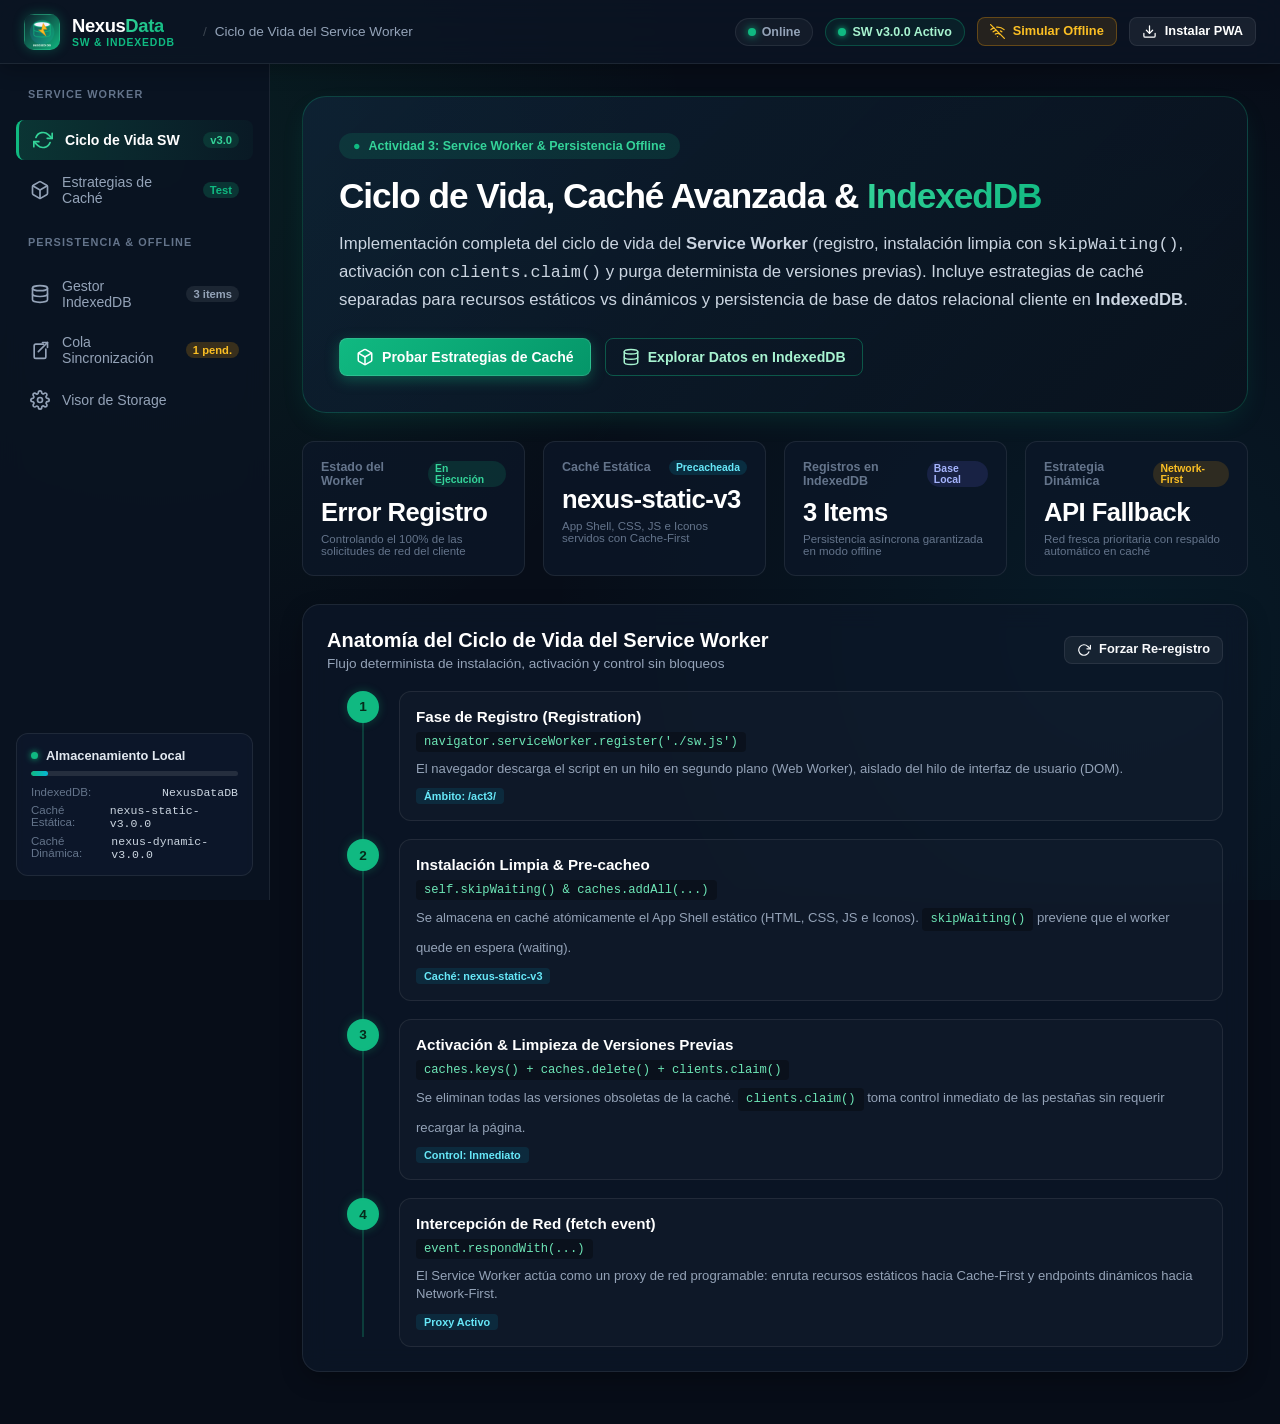
<file: act3/index.html>
<!DOCTYPE html>
<html lang="es">
<head>
  <meta charset="UTF-8">
  <meta name="viewport" content="width=device-width, initial-scale=1.0, viewport-fit=cover">
  <title>Nexus Data - Service Worker & Almacenamiento Offline</title>
  <meta name="description" content="Lógica de Service Worker, estrategias Cache-First y Network-First, y persistencia asíncrona con IndexedDB en modo offline.">

  <!-- Enlace al Web App Manifest -->
  <link rel="manifest" href="manifest.json">

  <!-- Metadatos de Color y Pantalla Completa para PWA -->
  <meta name="theme-color" content="#10b981">
  <meta name="background-color" content="#09121d">
  <meta name="mobile-web-app-capable" content="yes">
  
  <!-- Soporte para iOS / Safari PWA -->
  <meta name="apple-mobile-web-app-capable" content="yes">
  <meta name="apple-mobile-web-app-status-bar-style" content="black-translucent">
  <meta name="apple-mobile-web-app-title" content="NexusData">
  <link rel="apple-touch-icon" href="icons/icon-192x192.png">
  <link rel="apple-touch-icon" sizes="512x512" href="icons/icon-512x512.png">

  <!-- Favicon e iconos estándar -->
  <link rel="icon" type="image/png" sizes="192x192" href="icons/icon-192x192.png">
  <link rel="icon" type="image/png" sizes="512x512" href="icons/icon-512x512.png">

  <!-- Estilos del App Shell -->
  <link rel="stylesheet" href="style.css">
</head>
<body class="app-body">

  <!-- Banner de Modo Offline Activo -->
  <div class="offline-banner" id="offline-banner">
    <div class="offline-banner-content">
      <span class="offline-pulse-dot"></span>
      <span><strong>Modo Offline Activo:</strong> Operando 100% con datos locales de <strong>IndexedDB</strong> y recursos estáticos de <strong>Cache Storage</strong>.</span>
    </div>
  </div>

  <!-- ========================================== -->
  <!-- 1. HEADER DEL APP SHELL                   -->
  <!-- ========================================== -->
  <header class="app-header" id="app-header">
    <div class="header-left">
      <!-- Botón Menú Móvil -->
      <button class="icon-btn mobile-menu-toggle" id="btn-toggle-menu" aria-label="Abrir Menú de Navegación">
        <svg width="22" height="22" viewBox="0 0 24 24" fill="none" stroke="currentColor" stroke-width="2" stroke-linecap="round" stroke-linejoin="round">
          <line x1="3" y1="12" x2="21" y2="12"></line>
          <line x1="3" y1="6" x2="21" y2="6"></line>
          <line x1="3" y1="18" x2="21" y2="18"></line>
        </svg>
      </button>

      <!-- Logotipo y Marca -->
      <div class="brand-container" id="brand-logo">
        <div class="brand-icon">
          <img src="icons/icon-192x192.png" alt="Logo Nexus Data" width="36" height="36">
        </div>
        <div class="brand-text">
          <span class="brand-title">Nexus<span class="gradient-emerald">Data</span></span>
          <span class="brand-tag">SW & IndexedDB</span>
        </div>
      </div>

      <!-- Migas de Pan / Estado de Navegación -->
      <div class="header-breadcrumbs desktop-only">
        <span class="breadcrumb-separator">/</span>
        <span class="breadcrumb-current" id="header-current-view">Ciclo de Vida del Service Worker</span>
      </div>
    </div>

    <!-- Indicadores de Estado y Acciones Rápidas -->
    <div class="header-right">
      <!-- Píldora de Red en Vivo -->
      <div class="status-pill" id="network-pill" title="Estado de conectividad del navegador">
        <span class="status-indicator-dot online" id="net-indicator-dot"></span>
        <span class="status-text" id="net-status-text">Online</span>
      </div>

      <!-- Píldora de Service Worker -->
      <div class="status-pill sw-active-pill desktop-only" id="sw-status-pill" title="Estado del Service Worker">
        <span class="sw-dot"></span>
        <span id="sw-status-text">SW v3.0.0 Activo</span>
      </div>

      <!-- Toggle de Simulación Offline -->
      <button class="btn btn-sm btn-offline-toggle" id="btn-toggle-sim-offline" type="button" title="Alternar simulación de desconexión sin apagar la red">
        <svg width="15" height="15" viewBox="0 0 24 24" fill="none" stroke="currentColor" stroke-width="2" stroke-linecap="round" stroke-linejoin="round">
          <line x1="1" y1="1" x2="23" y2="23"></line>
          <path d="M16.72 11.06A10.94 10.94 0 0 1 19 12.55"></path>
          <path d="M5 12.55a10.94 10.94 0 0 1 5.17-2.39"></path>
          <path d="M10.71 5.05A16 16 0 0 1 22.58 9"></path>
          <path d="M1.42 9a15.91 15.91 0 0 1 4.7-2.88"></path>
          <path d="M8.53 16.11a6 6 0 0 1 6.95 0"></path>
          <line x1="12" y1="20" x2="12.01" y2="20"></line>
        </svg>
        <span class="btn-text desktop-only" id="sim-offline-btn-text">Simular Offline</span>
      </button>

      <!-- Botón de Instalación PWA -->
      <button class="btn btn-sm btn-install desktop-only" id="btn-install-pwa" type="button">
        <svg width="15" height="15" viewBox="0 0 24 24" fill="none" stroke="currentColor" stroke-width="2" stroke-linecap="round" stroke-linejoin="round">
          <path d="M21 15v4a2 2 0 0 1-2 2H5a2 2 0 0 1-2-2v-4"></path>
          <polyline points="7 10 12 15 17 10"></polyline>
          <line x1="12" y1="15" x2="12" y2="3"></line>
        </svg>
        <span>Instalar PWA</span>
      </button>
    </div>
  </header>

  <!-- ========================================== -->
  <!-- 2. LAYOUT GENERAL (Sidebar + Main)         -->
  <!-- ========================================== -->
  <div class="app-layout">
    
    <!-- Menú Lateral de Navegación (Sidebar) -->
    <aside class="app-sidebar" id="app-sidebar">
      <div class="sidebar-inner">
        
        <div class="sidebar-category">SERVICE WORKER</div>
        <nav class="sidebar-nav">
          <a href="#sw-lifecycle" class="nav-item active" data-view="sw-lifecycle">
            <svg class="nav-icon" width="20" height="20" viewBox="0 0 24 24" fill="none" stroke="currentColor" stroke-width="2" stroke-linecap="round" stroke-linejoin="round">
              <polyline points="23 4 23 10 17 10"></polyline>
              <polyline points="1 20 1 14 7 14"></polyline>
              <path d="M3.51 9a9 9 0 0 1 14.85-3.36L23 10M1 14l4.64 4.36A9 9 0 0 0 20.49 15"></path>
            </svg>
            <span class="nav-label">Ciclo de Vida SW</span>
            <span class="nav-badge status-check">v3.0</span>
          </a>

          <a href="#cache-strategies" class="nav-item" data-view="cache-strategies">
            <svg class="nav-icon" width="20" height="20" viewBox="0 0 24 24" fill="none" stroke="currentColor" stroke-width="2" stroke-linecap="round" stroke-linejoin="round">
              <path d="M21 16V8a2 2 0 0 0-1-1.73l-7-4a2 2 0 0 0-2 0l-7 4A2 2 0 0 0 3 8v8a2 2 0 0 0 1 1.73l7 4a2 2 0 0 0 2 0l7-4A2 2 0 0 0 21 16z"></path>
              <polyline points="3.27 6.96 12 12.01 20.73 6.96"></polyline>
              <line x1="12" y1="22.08" x2="12" y2="12"></line>
            </svg>
            <span class="nav-label">Estrategias de Caché</span>
            <span class="nav-badge emerald">Test</span>
          </a>
        </nav>

        <div class="sidebar-category">PERSISTENCIA & OFFLINE</div>
        <nav class="sidebar-nav">
          <a href="#indexeddb-crud" class="nav-item" data-view="indexeddb-crud">
            <svg class="nav-icon" width="20" height="20" viewBox="0 0 24 24" fill="none" stroke="currentColor" stroke-width="2" stroke-linecap="round" stroke-linejoin="round">
              <ellipse cx="12" cy="5" rx="9" ry="3"></ellipse>
              <path d="M21 12c0 1.66-4 3-9 3s-9-1.34-9-3"></path>
              <path d="M3 5v14c0 1.66 4 3 9 3s9-1.34 9-3V5"></path>
            </svg>
            <span class="nav-label">Gestor IndexedDB</span>
            <span class="nav-badge" id="sidebar-db-count">0 items</span>
          </a>

          <a href="#sync-queue" class="nav-item" data-view="sync-queue">
            <svg class="nav-icon" width="20" height="20" viewBox="0 0 24 24" fill="none" stroke="currentColor" stroke-width="2" stroke-linecap="round" stroke-linejoin="round">
              <path d="M19 11v9a2 2 0 0 1-2 2H7a2 2 0 0 1-2-2V7a2 2 0 0 1 2-2h9"></path>
              <polyline points="15 3 21 3 21 9"></polyline>
              <line x1="10" y1="14" x2="21" y2="3"></line>
            </svg>
            <span class="nav-label">Cola Sincronización</span>
            <span class="nav-badge amber" id="sidebar-pending-badge">0 pend.</span>
          </a>

          <a href="#storage-inspector" class="nav-item" data-view="storage-inspector">
            <svg class="nav-icon" width="20" height="20" viewBox="0 0 24 24" fill="none" stroke="currentColor" stroke-width="2" stroke-linecap="round" stroke-linejoin="round">
              <circle cx="12" cy="12" r="3"></circle>
              <path d="M19.4 15a1.65 1.65 0 0 0 .33 1.82l.06.06a2 2 0 0 1 0 2.83 2 2 0 0 1-2.83 0l-.06-.06a1.65 1.65 0 0 0-1.82-.33 1.65 1.65 0 0 0-1 1.51V21a2 2 0 0 1-2 2 2 2 0 0 1-2-2v-.09A1.65 1.65 0 0 0 9 19.4a1.65 1.65 0 0 0-1.82.33l-.06.06a2 2 0 0 1-2.83 0 2 2 0 0 1 0-2.83l.06-.06a1.65 1.65 0 0 0 .33-1.82 1.65 1.65 0 0 0-1.51-1H3a2 2 0 0 1-2-2 2 2 0 0 1 2-2h.09A1.65 1.65 0 0 0 4.6 9a1.65 1.65 0 0 0-.33-1.82l-.06-.06a2 2 0 0 1 0-2.83 2 2 0 0 1 2.83 0l.06.06a1.65 1.65 0 0 0 1.82.33H9a1.65 1.65 0 0 0 1-1.51V3a2 2 0 0 1 2-2 2 2 0 0 1 2 2v.09a1.65 1.65 0 0 0 1 1.51 1.65 1.65 0 0 0 1.82-.33l.06-.06a2 2 0 0 1 2.83 0 2 2 0 0 1 0 2.83l-.06.06a1.65 1.65 0 0 0-.33 1.82V9a1.65 1.65 0 0 0 1.51 1H21a2 2 0 0 1 2 2 2 2 0 0 1-2 2h-.09a1.65 1.65 0 0 0-1.51 1z"></path>
            </svg>
            <span class="nav-label">Visor de Storage</span>
          </a>
        </nav>

        <!-- Tarjeta de Especificación en Sidebar -->
        <div class="sidebar-storage-card">
          <div class="storage-title">
            <span class="indicator-emerald"></span>
            <span>Almacenamiento Local</span>
          </div>
          <div class="storage-meter-bar">
            <div class="storage-meter-fill" id="storage-meter-fill" style="width: 15%;"></div>
          </div>
          <div class="storage-specs-list">
            <div class="spec-item">
              <span>IndexedDB:</span>
              <span class="spec-val" id="spec-db-val">NexusDataDB</span>
            </div>
            <div class="spec-item">
              <span>Caché Estática:</span>
              <span class="spec-val">nexus-static-v3.0.0</span>
            </div>
            <div class="spec-item">
              <span>Caché Dinámica:</span>
              <span class="spec-val">nexus-dynamic-v3.0.0</span>
            </div>
          </div>
        </div>

      </div>
    </aside>

    <!-- Fondo oscurecido para menú móvil -->
    <div class="sidebar-backdrop" id="sidebar-backdrop"></div>

    <!-- ========================================== -->
    <!-- 3. CONTENEDOR PRINCIPAL (<main>)          -->
    <!-- ========================================== -->
    <main class="app-main" id="main-content">
      
      <!-- ========================================== -->
      <!-- VISTA 1: CICLO DE VIDA DEL SERVICE WORKER  -->
      <!-- ========================================== -->
      <section class="view-section active" id="view-sw-lifecycle">
        <div class="hero-card">
          <div class="hero-badge">
            <span class="pulse-emerald">●</span>
            <span>Actividad 3: Service Worker & Persistencia Offline</span>
          </div>
          <h1 class="hero-title">
            Ciclo de Vida, Caché Avanzada & <span class="gradient-emerald">IndexedDB</span>
          </h1>
          <p class="hero-description">
            Implementación completa del ciclo de vida del <strong>Service Worker</strong> (registro, instalación limpia con <code>skipWaiting()</code>, activación con <code>clients.claim()</code> y purga determinista de versiones previas). Incluye estrategias de caché separadas para recursos estáticos vs dinámicos y persistencia de base de datos relacional cliente en <strong>IndexedDB</strong>.
          </p>

          <div class="hero-quick-actions">
            <button class="btn btn-primary" id="btn-goto-strategies">
              <svg width="18" height="18" viewBox="0 0 24 24" fill="none" stroke="currentColor" stroke-width="2" stroke-linecap="round" stroke-linejoin="round">
                <path d="M21 16V8a2 2 0 0 0-1-1.73l-7-4a2 2 0 0 0-2 0l-7 4A2 2 0 0 0 3 8v8a2 2 0 0 0 1 1.73l7 4a2 2 0 0 0 2 0l7-4A2 2 0 0 0 21 16z"></path>
                <polyline points="3.27 6.96 12 12.01 20.73 6.96"></polyline>
                <line x1="12" y1="22.08" x2="12" y2="12"></line>
              </svg>
              Probar Estrategias de Caché
            </button>
            <button class="btn btn-outline" id="btn-goto-indexeddb">
              <svg width="18" height="18" viewBox="0 0 24 24" fill="none" stroke="currentColor" stroke-width="2" stroke-linecap="round" stroke-linejoin="round">
                <ellipse cx="12" cy="5" rx="9" ry="3"></ellipse>
                <path d="M21 12c0 1.66-4 3-9 3s-9-1.34-9-3"></path>
                <path d="M3 5v14c0 1.66 4 3 9 3s9-1.34 9-3V5"></path>
              </svg>
              Explorar Datos en IndexedDB
            </button>
          </div>
        </div>

        <!-- Métricas del Service Worker -->
        <div class="metrics-grid">
          <div class="metric-card">
            <div class="metric-header">
              <span class="metric-title">Estado del Worker</span>
              <span class="metric-badge success">En Ejecución</span>
            </div>
            <div class="metric-value" id="metric-sw-state">Activo (Active)</div>
            <p class="metric-footer">Controlando el 100% de las solicitudes de red del cliente</p>
          </div>

          <div class="metric-card">
            <div class="metric-header">
              <span class="metric-title">Caché Estática</span>
              <span class="metric-badge info">Precacheada</span>
            </div>
            <div class="metric-value">nexus-static-v3</div>
            <p class="metric-footer">App Shell, CSS, JS e Iconos servidos con Cache-First</p>
          </div>

          <div class="metric-card">
            <div class="metric-header">
              <span class="metric-title">Registros en IndexedDB</span>
              <span class="metric-badge accent" id="metric-db-badge">Base Local</span>
            </div>
            <div class="metric-value" id="metric-db-count">0 Items</div>
            <p class="metric-footer">Persistencia asíncrona garantizada en modo offline</p>
          </div>

          <div class="metric-card">
            <div class="metric-header">
              <span class="metric-title">Estrategia Dinámica</span>
              <span class="metric-badge warning">Network-First</span>
            </div>
            <div class="metric-value">API Fallback</div>
            <p class="metric-footer">Red fresca prioritaria con respaldo automático en caché</p>
          </div>
        </div>

        <!-- Diagrama del Ciclo de Vida del Service Worker -->
        <div class="content-card">
          <div class="card-header-flex">
            <div>
              <h2 class="card-title">Anatomía del Ciclo de Vida del Service Worker</h2>
              <p class="card-subtitle">Flujo determinista de instalación, activación y control sin bloqueos</p>
            </div>
            <div class="card-actions">
              <button class="btn btn-sm btn-secondary" id="btn-force-sw-update">
                <svg width="14" height="14" viewBox="0 0 24 24" fill="none" stroke="currentColor" stroke-width="2" stroke-linecap="round" stroke-linejoin="round">
                  <polyline points="23 4 23 10 17 10"></polyline>
                  <path d="M20.49 15a9 9 0 1 1-2.12-9.36L23 10"></path>
                </svg>
                Forzar Re-registro
              </button>
            </div>
          </div>

          <div class="lifecycle-timeline">
            <!-- Paso 1: Registro -->
            <div class="timeline-step passed">
              <div class="step-badge">1</div>
              <div class="step-card">
                <h4>Fase de Registro (Registration)</h4>
                <code>navigator.serviceWorker.register('./sw.js')</code>
                <p>El navegador descarga el script en un hilo en segundo plano (Web Worker), aislado del hilo de interfaz de usuario (DOM).</p>
                <div class="step-tag">Ámbito: /act3/</div>
              </div>
            </div>

            <!-- Paso 2: Instalación -->
            <div class="timeline-step passed">
              <div class="step-badge">2</div>
              <div class="step-card">
                <h4>Instalación Limpia & Pre-cacheo</h4>
                <code>self.skipWaiting() & caches.addAll(...)</code>
                <p>Se almacena en caché atómicamente el App Shell estático (HTML, CSS, JS e Iconos). <code>skipWaiting()</code> previene que el worker quede en espera (waiting).</p>
                <div class="step-tag">Caché: nexus-static-v3</div>
              </div>
            </div>

            <!-- Paso 3: Activación -->
            <div class="timeline-step passed">
              <div class="step-badge">3</div>
              <div class="step-card">
                <h4>Activación & Limpieza de Versiones Previas</h4>
                <code>caches.keys() + caches.delete() + clients.claim()</code>
                <p>Se eliminan todas las versiones obsoletas de la caché. <code>clients.claim()</code> toma control inmediato de las pestañas sin requerir recargar la página.</p>
                <div class="step-tag">Control: Inmediato</div>
              </div>
            </div>

            <!-- Paso 4: Fetch Interceptor -->
            <div class="timeline-step passed">
              <div class="step-badge">4</div>
              <div class="step-card">
                <h4>Intercepción de Red (fetch event)</h4>
                <code>event.respondWith(...)</code>
                <p>El Service Worker actúa como un proxy de red programable: enruta recursos estáticos hacia Cache-First y endpoints dinámicos hacia Network-First.</p>
                <div class="step-tag">Proxy Activo</div>
              </div>
            </div>
          </div>
        </div>
      </section>

      <!-- ======================================================= -->
      <!-- VISTA 2: COMPARADOR DE ESTRATEGIAS DE CACHÉ EN VIVO     -->
      <!-- ======================================================= -->
      <section class="view-section" id="view-cache-strategies">
        <div class="section-title-block">
          <div class="badge-tag emerald">Módulo de Pruebas de Rendimiento</div>
          <h2 class="section-heading">Estrategias de Caché para Recursos Estáticos vs Dinámicos</h2>
          <p class="section-desc">
            Prueba en vivo la diferencia de comportamiento, origen de los datos y velocidad de respuesta entre la estrategia <strong>Cache-First</strong> (para archivos fijos) y <strong>Network-First</strong> (para APIs y datos volátiles).
          </p>
        </div>

        <div class="strategies-grid">
          <!-- Tarjeta 1: Cache-First -->
          <div class="strategy-card">
            <div class="strategy-header">
              <div class="strategy-icon icon-emerald">
                <svg width="24" height="24" viewBox="0 0 24 24" fill="none" stroke="currentColor" stroke-width="2" stroke-linecap="round" stroke-linejoin="round">
                  <polygon points="13 2 3 14 12 14 11 22 21 10 12 10 13 2"></polygon>
                </svg>
              </div>
              <div>
                <h3 class="strategy-name">Cache-First (Recursos Estáticos)</h3>
                <span class="strategy-target">App Shell (style.css, app.js, db.js, icons)</span>
              </div>
            </div>

            <div class="strategy-flow">
              <div class="flow-pill">Solicitud</div>
              <span class="flow-arrow">➔</span>
              <div class="flow-pill highlight">¿Está en Caché?</div>
              <span class="flow-arrow">➔</span>
              <div class="flow-pill success">Retorna (0ms)</div>
            </div>

            <p class="strategy-explanation">
              <strong>Propósito:</strong> Carga instantánea sin latencia. Si el archivo está en la caché local se sirve de inmediato. Solo si no existe acude a la red y lo guarda.
            </p>

            <button class="btn btn-primary btn-block" id="btn-test-cache-first">
              <svg width="16" height="16" viewBox="0 0 24 24" fill="none" stroke="currentColor" stroke-width="2" stroke-linecap="round" stroke-linejoin="round">
                <polygon points="5 3 19 12 5 21 5 3"></polygon>
              </svg>
              Probar Petición Estática (style.css)
            </button>

            <!-- Caja de Resultados de Cache-First -->
            <div class="test-result-box" id="res-cache-first">
              <div class="res-row">
                <span class="res-label">Origen de Respuesta:</span>
                <span class="res-value" id="cf-source">Esperando prueba...</span>
              </div>
              <div class="res-row">
                <span class="res-label">Tiempo de Respuesta:</span>
                <span class="res-value" id="cf-time">-</span>
              </div>
              <div class="res-row">
                <span class="res-label">URL Evaluada:</span>
                <span class="res-value font-mono" id="cf-url">./style.css</span>
              </div>
            </div>
          </div>

          <!-- Tarjeta 2: Network-First -->
          <div class="strategy-card">
            <div class="strategy-header">
              <div class="strategy-icon icon-amber">
                <svg width="24" height="24" viewBox="0 0 24 24" fill="none" stroke="currentColor" stroke-width="2" stroke-linecap="round" stroke-linejoin="round">
                  <path d="M4 4h16c1.1 0 2 .9 2 2v12c0 1.1-.9 2-2 2H4c-1.1 0-2-.9-2-2V6c0-1.1.9-2 2-2z"></path>
                  <polyline points="22,6 12,13 2,6"></polyline>
                </svg>
              </div>
              <div>
                <h3 class="strategy-name">Network-First con Cache Fallback</h3>
                <span class="strategy-target">Recursos Dinámicos (/api/feed, JSON)</span>
              </div>
            </div>

            <div class="strategy-flow">
              <div class="flow-pill">Solicitud</div>
              <span class="flow-arrow">➔</span>
              <div class="flow-pill highlight">Red Primero</div>
              <span class="flow-arrow">➔</span>
              <div class="flow-pill alert">¿Fallo? Respaldo Caché</div>
            </div>

            <p class="strategy-explanation">
              <strong>Propósito:</strong> Datos siempre frescos cuando hay conexión. Si el dispositivo se queda sin red (offline), el Service Worker sirve automáticamente la última respuesta almacenada o un fallback offline estructurado.
            </p>

            <button class="btn btn-outline btn-block" id="btn-test-network-first">
              <svg width="16" height="16" viewBox="0 0 24 24" fill="none" stroke="currentColor" stroke-width="2" stroke-linecap="round" stroke-linejoin="round">
                <polygon points="5 3 19 12 5 21 5 3"></polygon>
              </svg>
              Probar Petición Dinámica (/api/feed)
            </button>

            <!-- Caja de Resultados de Network-First -->
            <div class="test-result-box" id="res-network-first">
              <div class="res-row">
                <span class="res-label">Origen de Respuesta:</span>
                <span class="res-value" id="nf-source">Esperando prueba...</span>
              </div>
              <div class="res-row">
                <span class="res-label">Tiempo de Respuesta:</span>
                <span class="res-value" id="nf-time">-</span>
              </div>
              <div class="res-row">
                <span class="res-label">Contenido / Timestamp:</span>
                <span class="res-value font-mono" id="nf-content">-</span>
              </div>
            </div>
          </div>
        </div>
      </section>

      <!-- ======================================================= -->
      <!-- VISTA 3: GESTOR DE DATOS OFFLINE CON INDEXEDDB          -->
      <!-- ======================================================= -->
      <section class="view-section" id="view-indexeddb-crud">
        <div class="section-title-block">
          <div class="badge-tag emerald">Persistencia Cliente No Relacional</div>
          <h2 class="section-heading">Gestor de Datos Asíncrono con IndexedDB</h2>
          <p class="section-desc">
            Base de datos cliente que permite operaciones completas de lectura, creación y eliminación en modo offline. Los registros guardados sin conexión reciben automáticamente el estado <code>pending</code> para ser sincronizados al recuperar internet.
          </p>
        </div>

        <div class="crud-layout">
          <!-- Columna Formulario para Nuevo Registro -->
          <div class="content-card form-card">
            <h3 class="card-title">Nuevo Registro Local</h3>
            <p class="card-subtitle">Se inserta de forma transaccional en el almacén <code>records</code></p>

            <form id="form-new-record" class="crud-form">
              <div class="form-group">
                <label for="record-title">Título del Registro:</label>
                <input type="text" id="record-title" class="form-input" placeholder="Ej. Reporte de Rendimiento #42" required>
              </div>

              <div class="form-row">
                <div class="form-group">
                  <label for="record-category">Categoría:</label>
                  <select id="record-category" class="form-select">
                    <option value="Operaciones">Operaciones</option>
                    <option value="Caché & Red">Caché & Red</option>
                    <option value="Sincronización">Sincronización</option>
                    <option value="Seguridad">Seguridad</option>
                  </select>
                </div>

                <div class="form-group">
                  <label for="record-priority">Prioridad:</label>
                  <select id="record-priority" class="form-select">
                    <option value="Alta">Alta</option>
                    <option value="Media" selected>Media</option>
                    <option value="Baja">Baja</option>
                  </select>
                </div>
              </div>

              <div class="form-group">
                <label for="record-desc">Descripción / Datos:</label>
                <textarea id="record-desc" class="form-textarea" rows="3" placeholder="Información que persistirá en el navegador incluso sin conexión..."></textarea>
              </div>

              <button type="submit" class="btn btn-primary btn-block" id="btn-save-record">
                <svg width="16" height="16" viewBox="0 0 24 24" fill="none" stroke="currentColor" stroke-width="2" stroke-linecap="round" stroke-linejoin="round">
                  <path d="M19 21H5a2 2 0 0 1-2-2V5a2 2 0 0 1 2-2h11l5 5v11a2 2 0 0 1-2 2z"></path>
                  <polyline points="17 21 17 13 7 13 7 21"></polyline>
                  <polyline points="7 3 7 8 15 8"></polyline>
                </svg>
                Guardar en IndexedDB
              </button>
            </form>
          </div>

          <!-- Columna Lista de Registros con Filtros -->
          <div class="content-card list-card">
            <div class="card-header-flex">
              <div>
                <h3 class="card-title">Registros Almacenados</h3>
                <p class="card-subtitle" id="records-counter-text">Cargando datos desde IndexedDB...</p>
              </div>
              
              <!-- Filtros de Categoría -->
              <div class="filter-pills">
                <button class="filter-pill active" data-filter="all">Todos</button>
                <button class="filter-pill" data-filter="Operaciones">Operaciones</button>
                <button class="filter-pill" data-filter="Caché & Red">Caché & Red</button>
                <button class="filter-pill" data-filter="Sincronización">Sincronización</button>
              </div>
            </div>

            <!-- Contenedor dinámico de tarjetas de IndexedDB -->
            <div class="records-list" id="records-list-container">
              <!-- Renderizado dinámico desde db.js -->
            </div>
          </div>
        </div>
      </section>

      <!-- ======================================================= -->
      <!-- VISTA 4: COLA DE SINCRONIZACIÓN Y SIMULADOR OFFLINE     -->
      <!-- ======================================================= -->
      <section class="view-section" id="view-sync-queue">
        <div class="section-title-block">
          <div class="badge-tag amber">Mecanismo de Reconciliación</div>
          <h2 class="section-heading">Cola de Sincronización (Offline Sync)</h2>
          <p class="section-desc">
            Gestiona los registros creados durante períodos de desconexión y propágalos al servidor central cuando la conexión se restablezca.
          </p>
        </div>

        <div class="sync-dashboard-grid">
          <!-- Tarjeta de Estado de Sincronización -->
          <div class="content-card">
            <div class="card-header-flex">
              <h3 class="card-title">Estado de la Cola</h3>
              <button class="btn btn-sm btn-primary" id="btn-sync-now">
                <svg width="15" height="15" viewBox="0 0 24 24" fill="none" stroke="currentColor" stroke-width="2" stroke-linecap="round" stroke-linejoin="round">
                  <polyline points="23 4 23 10 17 10"></polyline>
                  <polyline points="1 20 1 14 7 14"></polyline>
                  <path d="M3.51 9a9 9 0 0 1 14.85-3.36L23 10M1 14l4.64 4.36A9 9 0 0 0 20.49 15"></path>
                </svg>
                Sincronizar Lote Ahora
              </button>
            </div>

            <div class="sync-status-banner" id="sync-banner-alert">
              <div class="sync-banner-icon" id="sync-icon-symbol">⏳</div>
              <div class="sync-banner-text">
                <h4 id="sync-banner-title">0 Elementos Pendientes</h4>
                <p id="sync-banner-desc">Todos los registros locales están sincronizados con la nube.</p>
              </div>
            </div>

            <!-- Lista de elementos pendientes -->
            <div class="pending-items-box" id="pending-items-container">
              <!-- Renderizado de items con syncStatus = pending -->
            </div>
          </div>

          <!-- Tarjeta de Reglas de Sincronización -->
          <div class="content-card">
            <h3 class="card-title">Reglas de Sincronización Asíncrona</h3>
            <p class="card-subtitle">Flujo de trabajo para garantizar integridad de datos</p>

            <div class="sync-rules-list">
              <div class="rule-item">
                <div class="rule-num">1</div>
                <div class="rule-text">
                  <strong>Creación Offline Ininterrumpida:</strong>
                  <p>Cualquier operación de escritura se almacena inmediatamente en IndexedDB con el metadato <code>syncStatus: "pending"</code>.</p>
                </div>
              </div>

              <div class="rule-item">
                <div class="rule-num">2</div>
                <div class="rule-text">
                  <strong>Detección de Re-conexión:</strong>
                  <p>El evento <code>window.addEventListener('online')</code> se activa automáticamente al recuperar la señal de red.</p>
                </div>
              </div>

              <div class="rule-item">
                <div class="rule-num">3</div>
                <div class="rule-text">
                  <strong>Transmisión en Lote (Batch):</strong>
                  <p>Se realiza una petición <code>POST /api/sync</code> con todos los registros pendientes hacia el servidor central.</p>
                </div>
              </div>

              <div class="rule-item">
                <div class="rule-num">4</div>
                <div class="rule-text">
                  <strong>Actualización Transaccional:</strong>
                  <p>Una vez confirmada la respuesta del servidor, los registros en IndexedDB se actualizan a <code>syncStatus: "synced"</code>.</p>
                </div>
              </div>
            </div>
          </div>
        </div>
      </section>

      <!-- ======================================================= -->
      <!-- VISTA 5: VISOR DE ALMACENAMIENTO (Cache API & IndexedDB) -->
      <!-- ======================================================= -->
      <section class="view-section" id="view-storage-inspector">
        <div class="section-title-block">
          <div class="badge-tag info">Herramienta de Diagnóstico Interno</div>
          <h2 class="section-heading">Inspector de Almacenamiento en Vivo</h2>
          <p class="section-desc">
            Visualiza en tiempo real los contenedores de la <strong>Cache API</strong> y el almacén de objetos de <strong>IndexedDB</strong> directamente desde la interfaz.
          </p>
        </div>

        <div class="content-card">
          <div class="card-header-flex">
            <div>
              <h3 class="card-title">Cachés del Service Worker (Cache Storage)</h3>
              <p class="card-subtitle">Inspección de claves activas gestionadas por <code>caches.open()</code></p>
            </div>
            <button class="btn btn-sm btn-secondary" id="btn-refresh-cache-list">
              Actualizar Listado de Cachés
            </button>
          </div>

          <div class="cache-buckets-list" id="cache-buckets-container">
            <!-- Renderizado dinámico de cachés -->
          </div>
        </div>

        <div class="content-card">
          <div class="card-header-flex">
            <div>
              <h3 class="card-title">Estructura del Esquema IndexedDB</h3>
              <p class="card-subtitle">Base de datos: <code>NexusDataDB</code> (v1) | Almacén: <code>records</code></p>
            </div>
            <button class="btn btn-sm btn-secondary" id="btn-seed-data">
              Sembrar Datos Demo Iniciales
            </button>
          </div>

          <div class="schema-table-wrapper">
            <table class="data-table">
              <thead>
                <tr>
                  <th>Nombre del Índice</th>
                  <th>KeyPath</th>
                  <th>Único</th>
                  <th>Propósito</th>
                </tr>
              </thead>
              <tbody>
                <tr>
                  <td><code>id (Primary Key)</code></td>
                  <td><code>id</code></td>
                  <td>Sí</td>
                  <td>Identificador alfanumérico único por registro</td>
                </tr>
                <tr>
                  <td><code>syncStatus</code></td>
                  <td><code>syncStatus</code></td>
                  <td>No</td>
                  <td>Filtro de cola offline ('pending' / 'synced')</td>
                </tr>
                <tr>
                  <td><code>category</code></td>
                  <td><code>category</code></td>
                  <td>No</td>
                  <td>Agrupación de datos para la interfaz</td>
                </tr>
                <tr>
                  <td><code>createdAt</code></td>
                  <td><code>createdAt</code></td>
                  <td>No</td>
                  <td>Ordenamiento cronológico de auditoría</td>
                </tr>
                <tr>
                  <td><code>priority</code></td>
                  <td><code>priority</code></td>
                  <td>No</td>
                  <td>Clasificación de criticidad de negocio</td>
                </tr>
              </tbody>
            </table>
          </div>
        </div>
      </section>

    </main>
  </div>

  <!-- ========================================== -->
  <!-- 4. MENÚ DE NAVEGACIÓN INFERIOR (MÓVIL)     -->
  <!-- ========================================== -->
  <nav class="app-bottom-nav" id="app-bottom-nav">
    <a href="#sw-lifecycle" class="bnav-item active" data-view="sw-lifecycle">
      <svg width="20" height="20" viewBox="0 0 24 24" fill="none" stroke="currentColor" stroke-width="2" stroke-linecap="round" stroke-linejoin="round">
        <polyline points="23 4 23 10 17 10"></polyline>
        <polyline points="1 20 1 14 7 14"></polyline>
        <path d="M3.51 9a9 9 0 0 1 14.85-3.36L23 10M1 14l4.64 4.36A9 9 0 0 0 20.49 15"></path>
      </svg>
      <span>Ciclo SW</span>
    </a>
    <a href="#cache-strategies" class="bnav-item" data-view="cache-strategies">
      <svg width="20" height="20" viewBox="0 0 24 24" fill="none" stroke="currentColor" stroke-width="2" stroke-linecap="round" stroke-linejoin="round">
        <path d="M21 16V8a2 2 0 0 0-1-1.73l-7-4a2 2 0 0 0-2 0l-7 4A2 2 0 0 0 3 8v8a2 2 0 0 0 1 1.73l7 4a2 2 0 0 0 2 0l7-4A2 2 0 0 0 21 16z"></path>
        <polyline points="3.27 6.96 12 12.01 20.73 6.96"></polyline>
        <line x1="12" y1="22.08" x2="12" y2="12"></line>
      </svg>
      <span>Estrategias</span>
    </a>
    <a href="#indexeddb-crud" class="bnav-item" data-view="indexeddb-crud">
      <svg width="20" height="20" viewBox="0 0 24 24" fill="none" stroke="currentColor" stroke-width="2" stroke-linecap="round" stroke-linejoin="round">
        <ellipse cx="12" cy="5" rx="9" ry="3"></ellipse>
        <path d="M21 12c0 1.66-4 3-9 3s-9-1.34-9-3"></path>
        <path d="M3 5v14c0 1.66 4 3 9 3s9-1.34 9-3V5"></path>
      </svg>
      <span>IndexedDB</span>
    </a>
    <a href="#sync-queue" class="bnav-item" data-view="sync-queue">
      <svg width="20" height="20" viewBox="0 0 24 24" fill="none" stroke="currentColor" stroke-width="2" stroke-linecap="round" stroke-linejoin="round">
        <path d="M19 11v9a2 2 0 0 1-2 2H7a2 2 0 0 1-2-2V7a2 2 0 0 1 2-2h9"></path>
        <polyline points="15 3 21 3 21 9"></polyline>
        <line x1="10" y1="14" x2="21" y2="3"></line>
      </svg>
      <span>Cola Sync</span>
    </a>
  </nav>

  <!-- Sistema de Notificaciones Toast Flotantes -->
  <div class="toast-container" id="toast-container"></div>

  <!-- Scripts -->
  <script src="db.js"></script>
  <script src="app.js"></script>
</body>
</html>
</file>
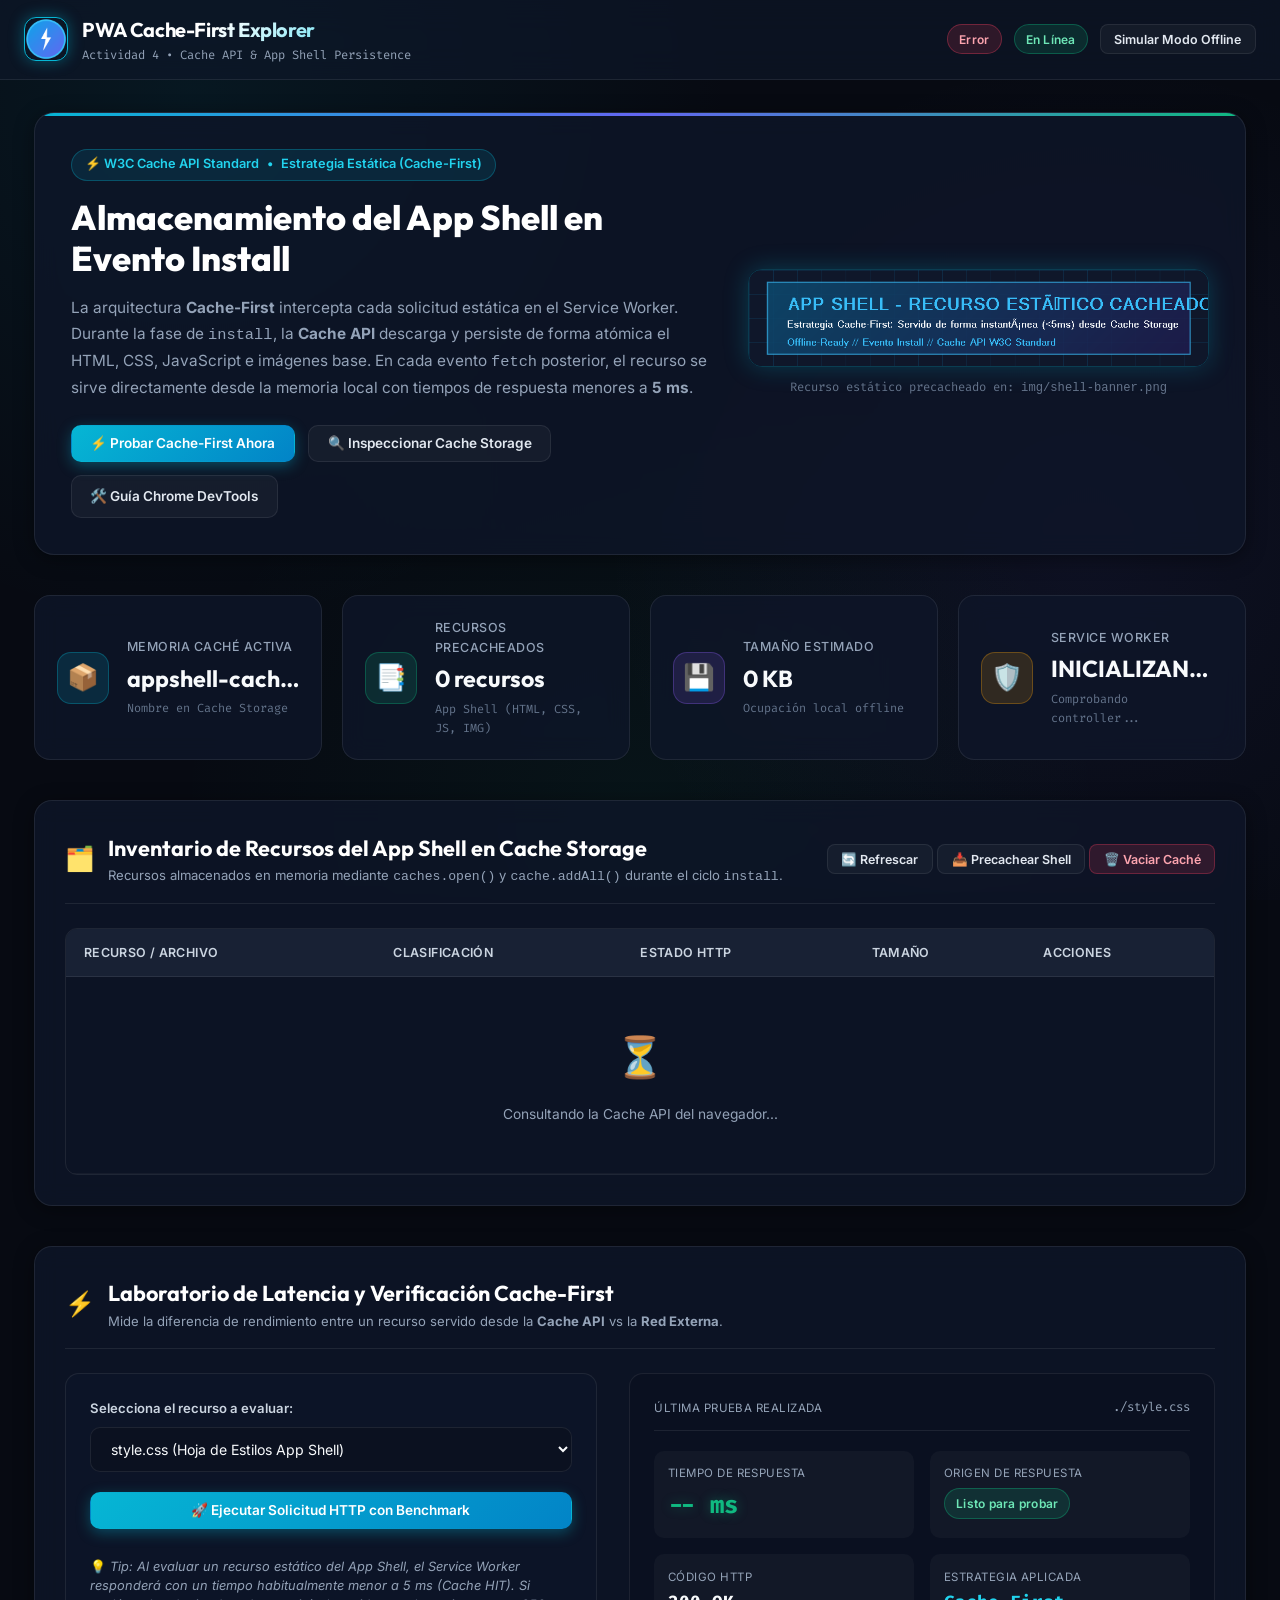
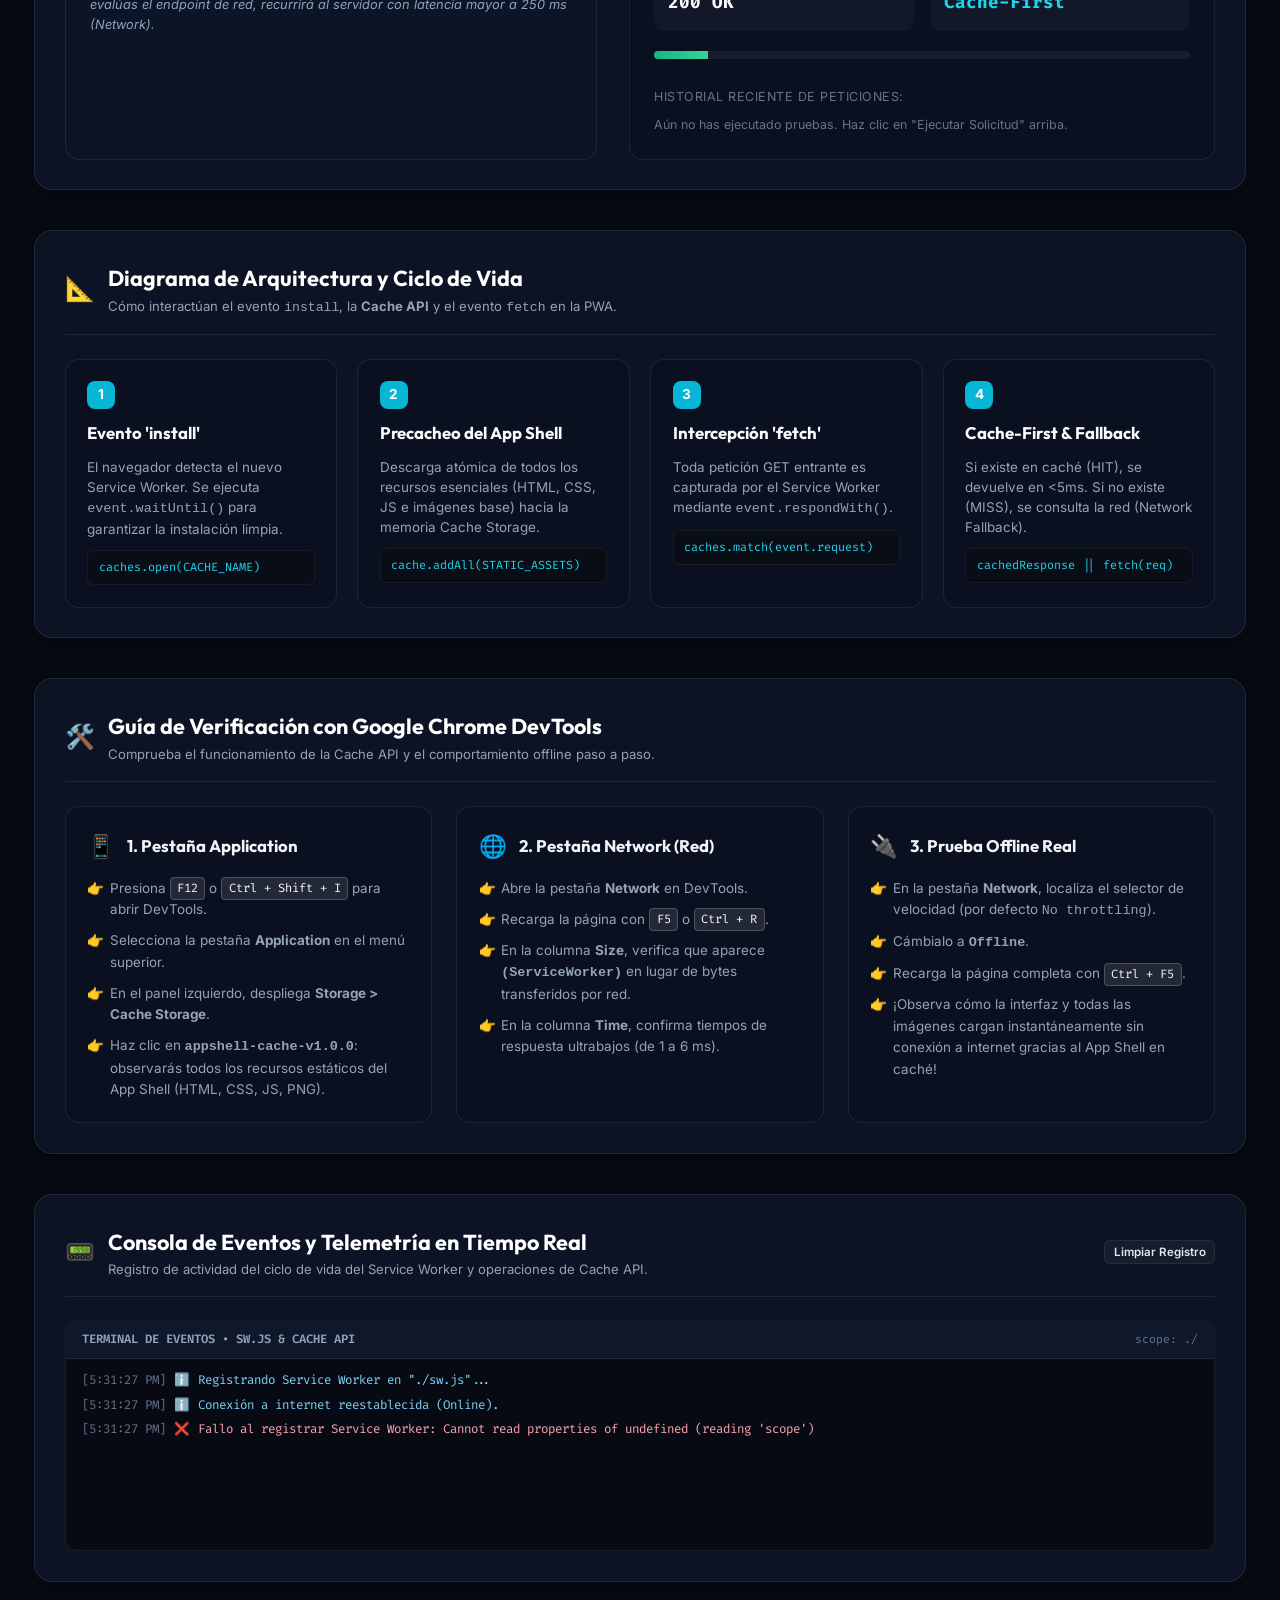
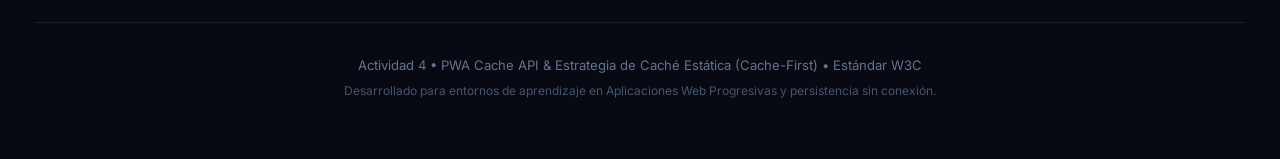
<file: act4/index.html>
<!DOCTYPE html>
<html lang="es">
<head>
  <meta charset="UTF-8">
  <meta name="viewport" content="width=device-width, initial-scale=1.0">
  <title>Actividad 4: Cache API y Estrategia Cache-First (App Shell)</title>
  
  <!-- PWA & SEO Meta Tags -->
  <meta name="description" content="Demostración y auditoría interactiva de Cache API, almacenamiento del App Shell durante el evento install y estrategia de caché estática Cache-First en Service Worker.">
  <meta name="theme-color" content="#06b6d4">
  <link rel="manifest" href="./manifest.json">
  <link rel="icon" type="image/png" href="./icons/icon-192.png">
  <link rel="apple-touch-icon" href="./icons/icon-192.png">

  <!-- Estilos del App Shell -->
  <link rel="stylesheet" href="./style.css">
</head>
<body>

  <!-- ====================================================================
       APP SHELL: ENCABEZADO PERSISTENTE (HEADER)
       ==================================================================== -->
  <header class="app-header">
    <div class="header-inner">
      <a href="./" class="brand-section" title="Recargar App Shell">
        <img src="./img/app-logo.png" alt="CacheFirst Logo" class="brand-logo-img">
        <div class="brand-text">
          <h1>PWA Cache-First Explorer</h1>
          <p>Actividad 4 &bull; Cache API &amp; App Shell Persistence</p>
        </div>
      </a>

      <div class="header-status-group">
        <div id="sw-status-badge" class="badge badge-warning" title="Estado del Service Worker">
          <span class="pulse-dot"></span> Verificando SW...
        </div>
        <div id="network-status-badge" class="badge badge-success" title="Conectividad de Red">
          <span class="pulse-dot"></span> En Línea
        </div>
        <button id="btn-sim-offline" class="btn btn-sm btn-outline" onclick="toggleSimulatedOffline()">
          Simular Modo Offline
        </button>
      </div>
    </div>
  </header>

  <!-- ====================================================================
       CONTENEDOR PRINCIPAL
       ==================================================================== -->
  <div class="app-container">

    <!-- Alerta de Modo Offline Simulado -->
    <div id="offline-simulation-banner" class="simulation-alert" style="display: none;">
      <div class="sim-content">
        <span class="sim-icon">⚠️</span>
        <div>
          <strong>Modo Offline Simulado Activo:</strong>
          <span>Todas las peticiones del App Shell son servidas de inmediato desde la <strong>Cache API</strong> sin tocar la red externa.</span>
        </div>
      </div>
      <button class="btn btn-xs btn-primary" onclick="toggleSimulatedOffline()">Restaurar Red</button>
    </div>

    <!-- ====================================================================
         HERO SECTION: ARQUITECTURA APP SHELL & BANNER
         ==================================================================== -->
    <section class="hero-card">
      <div class="hero-grid">
        <div class="hero-text-content">
          <div class="hero-tag">
            <span>⚡ W3C Cache API Standard</span>
            <span>&bull;</span>
            <span>Estrategia Estática (Cache-First)</span>
          </div>
          <h2 class="hero-title">Almacenamiento del App Shell en Evento Install</h2>
          <p class="hero-desc">
            La arquitectura <strong>Cache-First</strong> intercepta cada solicitud estática en el Service Worker. 
            Durante la fase de <code>install</code>, la <strong>Cache API</strong> descarga y persiste de forma atómica 
            el HTML, CSS, JavaScript e imágenes base. En cada evento <code>fetch</code> posterior, el recurso se sirve 
            directamente desde la memoria local con tiempos de respuesta menores a <strong>5 ms</strong>.
          </p>
          <div class="hero-actions">
            <button class="btn btn-primary" onclick="testBenchmarkResource('./style.css')">
              ⚡ Probar Cache-First Ahora
            </button>
            <button class="btn btn-outline" onclick="loadCacheStorageContents()">
              🔍 Inspeccionar Cache Storage
            </button>
            <a href="#devtools-guide" class="btn btn-outline">
              🛠️ Guía Chrome DevTools
            </a>
          </div>
        </div>

        <div class="hero-banner-preview">
          <img src="./img/shell-banner.png" alt="App Shell Banner" class="shell-banner-img">
          <span class="banner-caption">Recurso estático precacheado en: <code>img/shell-banner.png</code></span>
        </div>
      </div>
    </section>

    <!-- ====================================================================
         MÉTRICAS EN TIEMPO REAL DEL APP SHELL & SERVICE WORKER
         ==================================================================== -->
    <section class="metrics-row">
      <div class="metric-card">
        <div class="metric-icon-box icon-cyan">📦</div>
        <div class="metric-info">
          <span class="metric-label">Memoria Caché Activa</span>
          <strong id="cache-name-display" class="metric-value">appshell-cache-v1.0.0</strong>
          <span class="metric-sub">Nombre en Cache Storage</span>
        </div>
      </div>

      <div class="metric-card">
        <div class="metric-icon-box icon-emerald">📑</div>
        <div class="metric-info">
          <span class="metric-label">Recursos Precacheados</span>
          <strong id="cache-count-badge" class="metric-value">0 recursos</strong>
          <span class="metric-sub">App Shell (HTML, CSS, JS, IMG)</span>
        </div>
      </div>

      <div class="metric-card">
        <div class="metric-icon-box icon-purple">💾</div>
        <div class="metric-info">
          <span class="metric-label">Tamaño Estimado</span>
          <strong id="cache-size-badge" class="metric-value">0 KB</strong>
          <span class="metric-sub">Ocupación local offline</span>
        </div>
      </div>

      <div class="metric-card">
        <div class="metric-icon-box icon-amber">🛡️</div>
        <div class="metric-info">
          <span class="metric-label">Service Worker</span>
          <strong id="sw-state-text" class="metric-value">INICIALIZANDO</strong>
          <span id="sw-controller-text" class="metric-sub">Comprobando controller...</span>
        </div>
      </div>
    </section>

    <!-- ====================================================================
         SECCIÓN 1: EXPLORADOR EN VIVO DE CACHE STORAGE (CACHE API)
         ==================================================================== -->
    <section class="section-card">
      <div class="section-header">
        <div class="section-title-group">
          <span class="section-icon">🗂️</span>
          <div>
            <h3 class="section-title">Inventario de Recursos del App Shell en Cache Storage</h3>
            <p class="section-subtitle">
              Recursos almacenados en memoria mediante <code>caches.open()</code> y <code>cache.addAll()</code> durante el ciclo <code>install</code>.
            </p>
          </div>
        </div>

        <div class="header-actions">
          <button class="btn btn-sm btn-outline" onclick="loadCacheStorageContents()" title="Sincronizar tabla con Cache Storage">
            🔄 Refrescar
          </button>
          <button class="btn btn-sm btn-outline" onclick="reinstallAppShell()" title="Precachear manualmente los recursos">
            📥 Precachear Shell
          </button>
          <button class="btn btn-sm btn-danger" onclick="clearCacheStorage()" title="Vaciar la caché">
            🗑️ Vaciar Caché
          </button>
        </div>
      </div>

      <div class="table-responsive">
        <table class="cache-table">
          <thead>
            <tr>
              <th>Recurso / Archivo</th>
              <th>Clasificación</th>
              <th>Estado HTTP</th>
              <th>Tamaño</th>
              <th>Acciones</th>
            </tr>
          </thead>
          <tbody id="cache-entries-body">
            <tr>
              <td colspan="5" class="table-empty">
                <div class="empty-state">
                  <span class="empty-icon">⏳</span>
                  <p>Consultando la Cache API del navegador...</p>
                </div>
              </td>
            </tr>
          </tbody>
        </table>
      </div>
    </section>

    <!-- ====================================================================
         SECCIÓN 2: LABORATORIO INTERACTIVO DE ESTRATEGIA CACHE-FIRST
         ==================================================================== -->
    <section class="section-card">
      <div class="section-header">
        <div class="section-title-group">
          <span class="section-icon">⚡</span>
          <div>
            <h3 class="section-title">Laboratorio de Latencia y Verificación Cache-First</h3>
            <p class="section-subtitle">
              Mide la diferencia de rendimiento entre un recurso servido desde la <strong>Cache API</strong> vs la <strong>Red Externa</strong>.
            </p>
          </div>
        </div>
      </div>

      <div class="benchmark-grid">
        <!-- Panel de Control del Test -->
        <div class="benchmark-control-panel">
          <div class="form-group">
            <label for="benchmark-select" class="form-label">Selecciona el recurso a evaluar:</label>
            <select id="benchmark-select" class="custom-select">
              <optgroup label="Recursos Estáticos del App Shell (Cache-First)">
                <option value="./style.css">style.css (Hoja de Estilos App Shell)</option>
                <option value="./app.js">app.js (Lógica del Cliente)</option>
                <option value="./manifest.json">manifest.json (Web App Manifest)</option>
                <option value="./img/app-logo.png">img/app-logo.png (Imagen Base del Logo)</option>
                <option value="./img/shell-banner.png">img/shell-banner.png (Banner de Ilustración)</option>
                <option value="./icons/icon-192.png">icons/icon-192.png (Icono PWA 192px)</option>
              </optgroup>
              <optgroup label="Recurso de Red Externa (Network Fallback / Contraste)">
                <option value="/api/simulated-network">/api/simulated-network (Endpoint con retardo de red)</option>
              </optgroup>
            </select>
          </div>

          <button class="btn btn-primary" onclick="testBenchmarkResource()">
            🚀 Ejecutar Solicitud HTTP con Benchmark
          </button>

          <div class="step-desc" style="font-size: 0.8rem; margin-top: 0.5rem;">
            💡 <em>Tip: Al evaluar un recurso estático del App Shell, el Service Worker responderá con un tiempo habitualmente menor a 5 ms (Cache HIT). Si evalúas el endpoint de red, recurrirá al servidor con latencia mayor a 250 ms (Network).</em>
          </div>
        </div>

        <!-- Tarjeta de Resultados del Test -->
        <div id="benchmark-result" class="benchmark-result-card">
          <div class="result-header">
            <span class="res-metric-label">Última Prueba Realizada</span>
            <span id="res-tested-url" class="tested-url-label">./style.css</span>
          </div>

          <div class="result-metrics-grid">
            <div class="res-metric-item">
              <span class="res-metric-label">Tiempo de Respuesta</span>
              <strong id="res-latency" class="metric-val hit">-- ms</strong>
            </div>

            <div class="res-metric-item">
              <span class="res-metric-label">Origen de Respuesta</span>
              <div id="res-source" style="margin-top: 0.35rem;">
                <span class="badge badge-emerald">Listo para probar</span>
              </div>
            </div>

            <div class="res-metric-item">
              <span class="res-metric-label">Código HTTP</span>
              <strong id="res-status" style="font-family: var(--font-mono); font-size: 1.1rem; color: #f8fafc; margin-top: 0.2rem;">200 OK</strong>
            </div>

            <div class="res-metric-item">
              <span class="res-metric-label">Estrategia Aplicada</span>
              <strong style="font-family: var(--font-mono); font-size: 1.1rem; color: var(--cyan-bright); margin-top: 0.2rem;">Cache-First</strong>
            </div>
          </div>

          <div class="progress-track" title="Indicador visual de latencia">
            <div id="benchmark-bar" class="progress-bar bg-emerald" style="width: 10%;"></div>
          </div>

          <!-- Historial de ejecuciones -->
          <div class="benchmark-history">
            <div class="history-title">Historial Reciente de Peticiones:</div>
            <div id="benchmark-history-list" class="history-list">
              <div style="font-size: 0.78rem; color: #64748b;">Aún no has ejecutado pruebas. Haz clic en "Ejecutar Solicitud" arriba.</div>
            </div>
          </div>
        </div>
      </div>
    </section>

    <!-- ====================================================================
         SECCIÓN 3: DIAGRAMA EXPLICATIVO DEL FLUJO CACHE-FIRST
         ==================================================================== -->
    <section class="section-card">
      <div class="section-header">
        <div class="section-title-group">
          <span class="section-icon">📐</span>
          <div>
            <h3 class="section-title">Diagrama de Arquitectura y Ciclo de Vida</h3>
            <p class="section-subtitle">
              Cómo interactúan el evento <code>install</code>, la <strong>Cache API</strong> y el evento <code>fetch</code> en la PWA.
            </p>
          </div>
        </div>
      </div>

      <div class="diagram-flow">
        <div class="diagram-step">
          <span class="step-num">1</span>
          <h4 class="step-title">Evento 'install'</h4>
          <p class="step-desc">
            El navegador detecta el nuevo Service Worker. Se ejecuta <code>event.waitUntil()</code> para garantizar la instalación limpia.
          </p>
          <code class="step-code">caches.open(CACHE_NAME)</code>
        </div>

        <div class="diagram-step">
          <span class="step-num">2</span>
          <h4 class="step-title">Precacheo del App Shell</h4>
          <p class="step-desc">
            Descarga atómica de todos los recursos esenciales (HTML, CSS, JS e imágenes base) hacia la memoria Cache Storage.
          </p>
          <code class="step-code">cache.addAll(STATIC_ASSETS)</code>
        </div>

        <div class="diagram-step">
          <span class="step-num">3</span>
          <h4 class="step-title">Intercepción 'fetch'</h4>
          <p class="step-desc">
            Toda petición GET entrante es capturada por el Service Worker mediante <code>event.respondWith()</code>.
          </p>
          <code class="step-code">caches.match(event.request)</code>
        </div>

        <div class="diagram-step">
          <span class="step-num">4</span>
          <h4 class="step-title">Cache-First &amp; Fallback</h4>
          <p class="step-desc">
            Si existe en caché (HIT), se devuelve en &lt;5ms. Si no existe (MISS), se consulta la red (Network Fallback).
          </p>
          <code class="step-code">cachedResponse || fetch(req)</code>
        </div>
      </div>
    </section>

    <!-- ====================================================================
         SECCIÓN 4: GUÍA PASO A PASO PARA GOOGLE CHROME DEVTOOLS
         ==================================================================== -->
    <section id="devtools-guide" class="section-card">
      <div class="section-header">
        <div class="section-title-group">
          <span class="section-icon">🛠️</span>
          <div>
            <h3 class="section-title">Guía de Verificación con Google Chrome DevTools</h3>
            <p class="section-subtitle">
              Comprueba el funcionamiento de la Cache API y el comportamiento offline paso a paso.
            </p>
          </div>
        </div>
      </div>

      <div class="devtools-guide-grid">
        <div class="devtools-card">
          <div class="devtools-header">
            <span style="font-size: 1.4rem;">📱</span>
            <h4 class="devtools-title">1. Pestaña Application</h4>
          </div>
          <ul class="devtools-list">
            <li>Presiona <kbd>F12</kbd> o <kbd>Ctrl + Shift + I</kbd> para abrir DevTools.</li>
            <li>Selecciona la pestaña <strong>Application</strong> en el menú superior.</li>
            <li>En el panel izquierdo, despliega <strong>Storage &gt; Cache Storage</strong>.</li>
            <li>Haz clic en <strong><code>appshell-cache-v1.0.0</code></strong>: observarás todos los recursos estáticos del App Shell (HTML, CSS, JS, PNG).</li>
          </ul>
        </div>

        <div class="devtools-card">
          <div class="devtools-header">
            <span style="font-size: 1.4rem;">🌐</span>
            <h4 class="devtools-title">2. Pestaña Network (Red)</h4>
          </div>
          <ul class="devtools-list">
            <li>Abre la pestaña <strong>Network</strong> en DevTools.</li>
            <li>Recarga la página con <kbd>F5</kbd> o <kbd>Ctrl + R</kbd>.</li>
            <li>En la columna <strong>Size</strong>, verifica que aparece <strong><code>(ServiceWorker)</code></strong> en lugar de bytes transferidos por red.</li>
            <li>En la columna <strong>Time</strong>, confirma tiempos de respuesta ultrabajos (de 1 a 6 ms).</li>
          </ul>
        </div>

        <div class="devtools-card">
          <div class="devtools-header">
            <span style="font-size: 1.4rem;">🔌</span>
            <h4 class="devtools-title">3. Prueba Offline Real</h4>
          </div>
          <ul class="devtools-list">
            <li>En la pestaña <strong>Network</strong>, localiza el selector de velocidad (por defecto <code>No throttling</code>).</li>
            <li>Cámbialo a <strong><code>Offline</code></strong>.</li>
            <li>Recarga la página completa con <kbd>Ctrl + F5</kbd>.</li>
            <li>¡Observa cómo la interfaz y todas las imágenes cargan instantáneamente sin conexión a internet gracias al App Shell en caché!</li>
          </ul>
        </div>
      </div>
    </section>

    <!-- ====================================================================
         SECCIÓN 5: CONSOLA DE REGISTROS EN VIVO
         ==================================================================== -->
    <section class="section-card">
      <div class="section-header">
        <div class="section-title-group">
          <span class="section-icon">📟</span>
          <div>
            <h3 class="section-title">Consola de Eventos y Telemetría en Tiempo Real</h3>
            <p class="section-subtitle">Registro de actividad del ciclo de vida del Service Worker y operaciones de Cache API.</p>
          </div>
        </div>

        <button class="btn btn-xs btn-outline" onclick="clearConsoleLog()">Limpiar Registro</button>
      </div>

      <div class="live-console-wrapper">
        <div class="console-bar">
          <span class="console-title">TERMINAL DE EVENTOS &bull; SW.JS &amp; CACHE API</span>
          <span id="sw-scope-text" style="font-family: var(--font-mono); font-size: 0.72rem; color: #64748b;">scope: ./</span>
        </div>
        <div id="live-console-output" class="console-output"></div>
      </div>
    </section>

    <!-- ====================================================================
         PIE DE PÁGINA
         ==================================================================== -->
    <footer class="app-footer">
      <p>Actividad 4 &bull; PWA Cache API &amp; Estrategia de Caché Estática (Cache-First) &bull; Estándar W3C</p>
      <p style="margin-top: 0.35rem; font-size: 0.75rem; color: #475569;">
        Desarrollado para entornos de aprendizaje en Aplicaciones Web Progresivas y persistencia sin conexión.
      </p>
    </footer>

  </div>

  <!-- ====================================================================
       MODAL DE PREVISUALIZACIÓN DE RECURSOS EN CACHÉ
       ==================================================================== -->
  <div id="preview-modal" class="modal-backdrop" onclick="if(event.target === this) closePreviewModal()">
    <div class="modal-content">
      <div class="modal-header">
        <h4 id="modal-res-title" class="modal-title">Previsualizar Recurso en Caché</h4>
        <button class="btn btn-xs btn-outline" onclick="closePreviewModal()">&times; Cerrar</button>
      </div>
      <div id="modal-res-body" class="modal-body">
        <!-- Contenido dinámico generado por app.js -->
      </div>
    </div>
  </div>

  <!-- Script principal del cliente -->
  <script src="./app.js"></script>
</body>
</html>
</file>
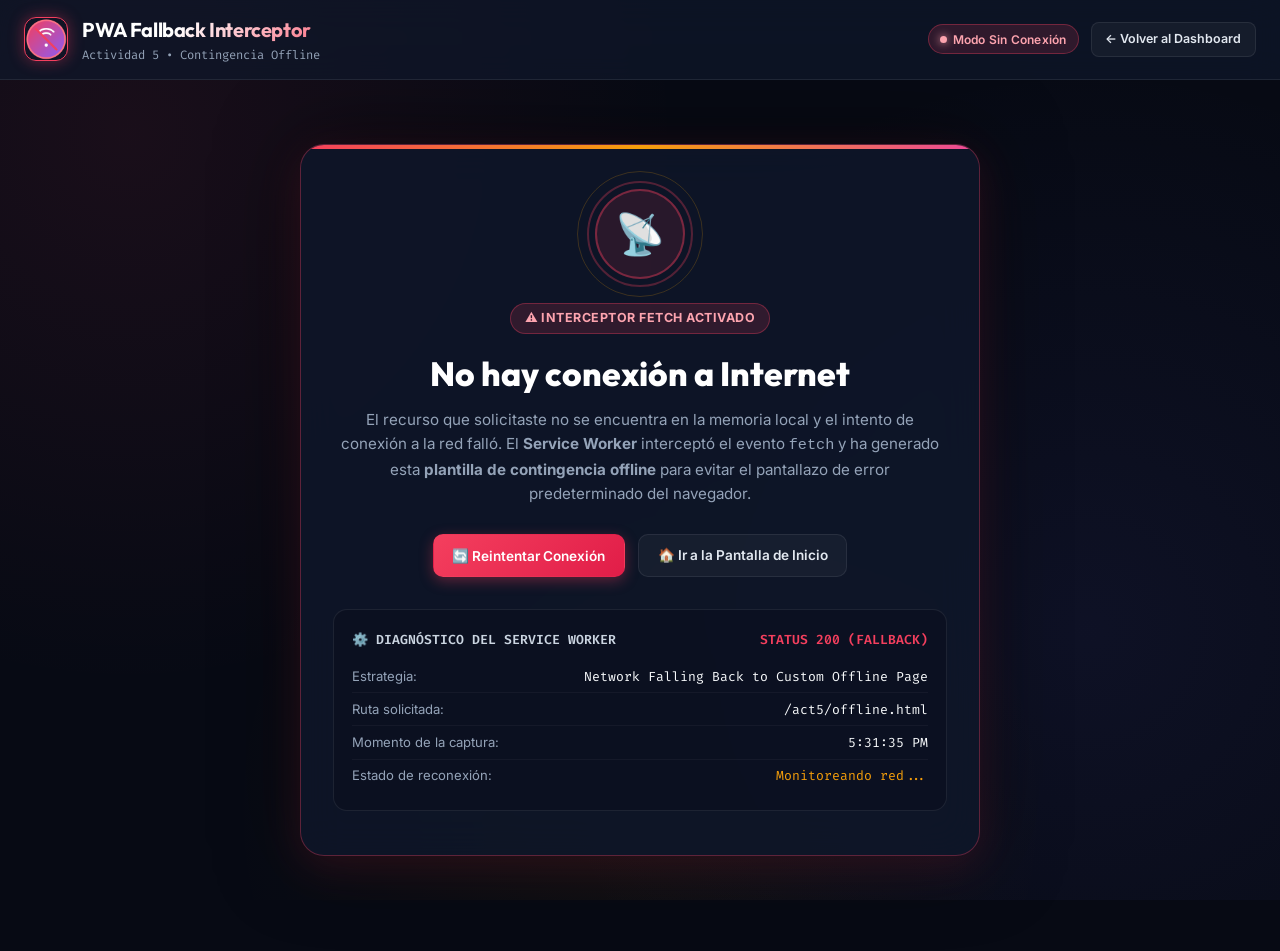
<file: act5/offline.html>
<!DOCTYPE html>
<html lang="es">
<head>
  <meta charset="UTF-8">
  <meta name="viewport" content="width=device-width, initial-scale=1.0">
  <title>Modo Sin Conexión | Plantilla Fallback PWA</title>
  
  <meta name="description" content="Plantilla HTML personalizada servida por el Service Worker cuando se detecta pérdida de conexión a internet y el recurso no existe en caché.">
  <meta name="theme-color" content="#f43f5e">
  <link rel="manifest" href="./manifest.json">
  <link rel="icon" type="image/png" href="./icons/icon-192.png">

  <!-- Estilos integrados y autónomos para garantizar carga 100% offline -->
  <link rel="stylesheet" href="./style.css">
  <style>
    /* Estilos específicos de la plantilla offline */
    .offline-page-wrapper {
      min-height: 80vh;
      display: flex;
      flex-direction: column;
      align-items: center;
      justify-content: center;
      text-align: center;
      padding: 2rem 1rem;
    }

    .offline-card {
      background: rgba(15, 23, 42, 0.85);
      backdrop-filter: blur(20px);
      -webkit-backdrop-filter: blur(20px);
      border: 1px solid rgba(244, 63, 94, 0.35);
      box-shadow: 0 10px 40px rgba(244, 63, 94, 0.15), 0 0 80px rgba(0, 0, 0, 0.6);
      border-radius: 24px;
      padding: 2.75rem 2rem;
      max-width: 680px;
      width: 100%;
      position: relative;
      overflow: hidden;
      animation: fadeInCard 0.4s ease-out;
    }

    @keyframes fadeInCard {
      from { opacity: 0; transform: translateY(15px) scale(0.98); }
      to { opacity: 1; transform: translateY(0) scale(1); }
    }

    .offline-card::before {
      content: '';
      position: absolute;
      top: 0;
      left: 0;
      right: 0;
      height: 4px;
      background: linear-gradient(90deg, #f43f5e, #f59e0b, #ec4899);
    }

    .offline-beacon {
      position: relative;
      width: 90px;
      height: 90px;
      margin: 0 auto 1.5rem auto;
      display: flex;
      align-items: center;
      justify-content: center;
      border-radius: 50%;
      background: rgba(244, 63, 94, 0.12);
      border: 2px solid rgba(244, 63, 94, 0.4);
    }

    .radar-pulse {
      position: absolute;
      inset: -10px;
      border-radius: 50%;
      border: 2px solid rgba(244, 63, 94, 0.3);
      animation: radarRing 2.2s infinite cubic-bezier(0.215, 0.61, 0.355, 1);
    }

    .radar-pulse-2 {
      position: absolute;
      inset: -20px;
      border-radius: 50%;
      border: 1px solid rgba(245, 158, 11, 0.2);
      animation: radarRing 2.2s infinite 0.7s cubic-bezier(0.215, 0.61, 0.355, 1);
    }

    @keyframes radarRing {
      0% { transform: scale(0.7); opacity: 1; }
      100% { transform: scale(1.4); opacity: 0; }
    }

    .beacon-icon {
      font-size: 2.5rem;
      z-index: 2;
    }

    .offline-tag {
      display: inline-flex;
      align-items: center;
      gap: 0.45rem;
      padding: 0.3rem 0.85rem;
      border-radius: 9999px;
      background: rgba(244, 63, 94, 0.15);
      border: 1px solid rgba(244, 63, 94, 0.35);
      color: #fda4af;
      font-size: 0.78rem;
      font-weight: 700;
      letter-spacing: 0.04em;
      text-transform: uppercase;
      margin-bottom: 1.25rem;
    }

    .offline-title {
      font-family: var(--font-heading, 'Outfit', sans-serif);
      font-size: 2.1rem;
      font-weight: 800;
      color: #ffffff;
      line-height: 1.2;
      margin-bottom: 0.85rem;
    }

    .offline-desc {
      color: #94a3b8;
      font-size: 0.95rem;
      line-height: 1.6;
      margin-bottom: 1.75rem;
    }

    .reconnection-banner {
      display: none;
      align-items: center;
      justify-content: center;
      gap: 0.75rem;
      background: rgba(16, 185, 129, 0.2);
      border: 1px solid rgba(16, 185, 129, 0.5);
      color: #6ee7b7;
      padding: 0.85rem 1.25rem;
      border-radius: 12px;
      margin-bottom: 1.5rem;
      font-weight: 600;
      font-size: 0.9rem;
      animation: pulseAnim 1.8s infinite;
    }

    .offline-actions {
      display: flex;
      gap: 0.85rem;
      justify-content: center;
      flex-wrap: wrap;
      margin-bottom: 2rem;
    }

    .tech-details-box {
      background: rgba(11, 17, 32, 0.75);
      border: 1px solid rgba(255, 255, 255, 0.08);
      border-radius: 14px;
      padding: 1.15rem;
      text-align: left;
      font-size: 0.82rem;
    }

    .tech-title {
      display: flex;
      justify-content: space-between;
      color: #cbd5e1;
      font-weight: 600;
      margin-bottom: 0.65rem;
      font-family: var(--font-mono, monospace);
    }

    .tech-row {
      display: flex;
      justify-content: space-between;
      padding: 0.35rem 0;
      border-bottom: 1px solid rgba(255, 255, 255, 0.04);
      color: #94a3b8;
    }

    .tech-val {
      font-family: var(--font-mono, monospace);
      color: #f8fafc;
    }
  </style>
</head>
<body>

  <!-- Encabezado simple de navegación -->
  <header class="app-header">
    <div class="header-inner">
      <a href="./index.html" class="brand-section">
        <img src="./img/app-logo.png" alt="Logo" class="brand-logo-img">
        <div class="brand-text">
          <h1>PWA Fallback Interceptor</h1>
          <p>Actividad 5 &bull; Contingencia Offline</p>
        </div>
      </a>
      <div class="header-status-group">
        <div id="live-net-badge" class="badge badge-error">
          <span class="pulse-dot"></span> Modo Sin Conexión
        </div>
        <a href="./index.html" class="btn btn-sm btn-outline">
          ← Volver al Dashboard
        </a>
      </div>
    </div>
  </header>

  <!-- Vista Principal de Fallback -->
  <div class="app-container">
    <div class="offline-page-wrapper">
      
      <div class="offline-card">
        <!-- Baliza animada -->
        <div class="offline-beacon">
          <div class="radar-pulse"></div>
          <div class="radar-pulse-2"></div>
          <span class="beacon-icon">📡</span>
        </div>

        <div class="offline-tag">
          <span>⚠️ Interceptor Fetch Activado</span>
        </div>

        <h2 class="offline-title">No hay conexión a Internet</h2>

        <p class="offline-desc">
          El recurso que solicitaste no se encuentra en la memoria local y el intento de conexión a la red falló.
          El <strong>Service Worker</strong> interceptó el evento <code>fetch</code> y ha generado esta 
          <strong>plantilla de contingencia offline</strong> para evitar el pantallazo de error predeterminado del navegador.
        </p>

        <!-- Banner reactivo de reconexión -->
        <div id="reconnect-banner" class="reconnection-banner">
          <span>🎉 ¡Conexión a internet reestablecida! Recargando en 2 segundos...</span>
        </div>

        <!-- Botones de Acción -->
        <div class="offline-actions">
          <button class="btn btn-primary" onclick="retryConnection()">
            🔄 Reintentar Conexión
          </button>
          <a href="./index.html" class="btn btn-outline">
            🏠 Ir a la Pantalla de Inicio
          </a>
        </div>

        <!-- Ficha Técnica de Diagnóstico -->
        <div class="tech-details-box">
          <div class="tech-title">
            <span>⚙️ DIAGNÓSTICO DEL SERVICE WORKER</span>
            <span style="color: #f43f5e;">STATUS 200 (FALLBACK)</span>
          </div>
          <div class="tech-row">
            <span>Estrategia:</span>
            <span class="tech-val">Network Falling Back to Custom Offline Page</span>
          </div>
          <div class="tech-row">
            <span>Ruta solicitada:</span>
            <span id="requested-url-text" class="tech-val">Ruta no cacheada</span>
          </div>
          <div class="tech-row">
            <span>Momento de la captura:</span>
            <span id="offline-timestamp" class="tech-val">--</span>
          </div>
          <div class="tech-row" style="border-bottom: none;">
            <span>Estado de reconexión:</span>
            <span id="reconnect-status" class="tech-val" style="color: #f59e0b;">Monitoreando red...</span>
          </div>
        </div>

      </div>

    </div>
  </div>

  <script>
    // Inicializar telemetría de la plantilla offline
    document.addEventListener('DOMContentLoaded', () => {
      const urlText = document.getElementById('requested-url-text');
      const timeText = document.getElementById('offline-timestamp');
      const netBadge = document.getElementById('live-net-badge');
      const banner = document.getElementById('reconnect-banner');
      const statusText = document.getElementById('reconnect-status');

      if (urlText) urlText.textContent = window.location.pathname;
      if (timeText) timeText.textContent = new Date().toLocaleTimeString();

      // Escuchar eventos de red en tiempo real
      window.addEventListener('online', () => {
        if (netBadge) {
          netBadge.className = 'badge badge-success';
          netBadge.textContent = '¡En Línea!';
        }
        if (banner) banner.style.display = 'flex';
        if (statusText) {
          statusText.textContent = 'En Línea - Conectado';
          statusText.style.color = '#10b981';
        }
        setTimeout(() => {
          window.location.reload();
        }, 1800);
      });

      window.addEventListener('offline', () => {
        if (netBadge) {
          netBadge.className = 'badge badge-error';
          netBadge.textContent = 'Modo Sin Conexión';
        }
        if (banner) banner.style.display = 'none';
        if (statusText) {
          statusText.textContent = 'Sin Conexión (Offline)';
          statusText.style.color = '#f43f5e';
        }
      });
    });

    function retryConnection() {
      if (navigator.onLine) {
        window.location.reload();
      } else {
        alert('Aún no se detecta conexión a internet. Verifica tu conexión Wi-Fi o datos móviles.');
      }
    }
  </script>
</body>
</html>
</file>
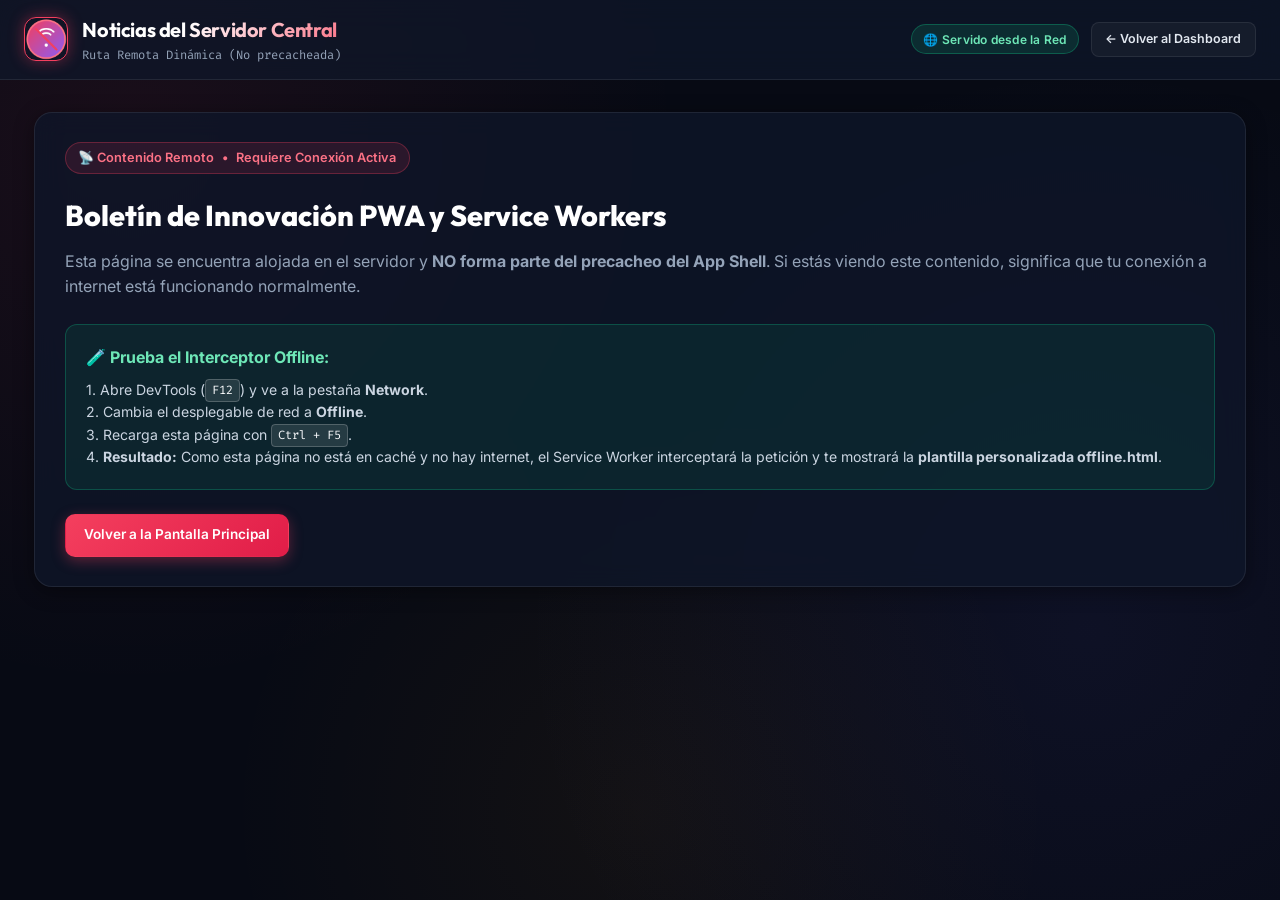
<file: act5/secciones/noticias.html>
<!DOCTYPE html>
<html lang="es">
<head>
  <meta charset="UTF-8">
  <meta name="viewport" content="width=device-width, initial-scale=1.0">
  <title>Noticias Tecnológicas | Ruta Remota Dinámica</title>
  <link rel="stylesheet" href="../style.css">
</head>
<body>
  <header class="app-header">
    <div class="header-inner">
      <a href="../index.html" class="brand-section">
        <img src="../img/app-logo.png" alt="Logo" class="brand-logo-img">
        <div class="brand-text">
          <h1>Noticias del Servidor Central</h1>
          <p>Ruta Remota Dinámica (No precacheada)</p>
        </div>
      </a>
      <div class="header-status-group">
        <span class="badge badge-success">🌐 Servido desde la Red</span>
        <a href="../index.html" class="btn btn-sm btn-outline">← Volver al Dashboard</a>
      </div>
    </div>
  </header>

  <div class="app-container">
    <section class="section-card">
      <div class="hero-tag">
        <span>📡 Contenido Remoto</span>
        <span>&bull;</span>
        <span>Requiere Conexión Activa</span>
      </div>
      <h2 class="hero-title" style="font-size: 1.8rem; margin-top: 0.5rem;">Boletín de Innovación PWA y Service Workers</h2>
      <p style="color: #94a3b8; margin-bottom: 1.5rem;">
        Esta página se encuentra alojada en el servidor y <strong>NO forma parte del precacheo del App Shell</strong>. 
        Si estás viendo este contenido, significa que tu conexión a internet está funcionando normalmente.
      </p>

      <div style="background: rgba(16, 185, 129, 0.1); border: 1px solid rgba(16, 185, 129, 0.3); border-radius: 12px; padding: 1.25rem; margin-bottom: 1.5rem;">
        <h4 style="color: #6ee7b7; margin-bottom: 0.5rem;">🧪 Prueba el Interceptor Offline:</h4>
        <p style="font-size: 0.88rem; color: #cbd5e1;">
          1. Abre DevTools (<kbd>F12</kbd>) y ve a la pestaña <strong>Network</strong>.<br>
          2. Cambia el desplegable de red a <strong>Offline</strong>.<br>
          3. Recarga esta página con <kbd>Ctrl + F5</kbd>.<br>
          4. <strong>Resultado:</strong> Como esta página no está en caché y no hay internet, el Service Worker interceptará la petición y te mostrará la <strong>plantilla personalizada offline.html</strong>.
        </p>
      </div>

      <a href="../index.html" class="btn btn-primary">Volver a la Pantalla Principal</a>
    </section>
  </div>
</body>
</html>
</file>
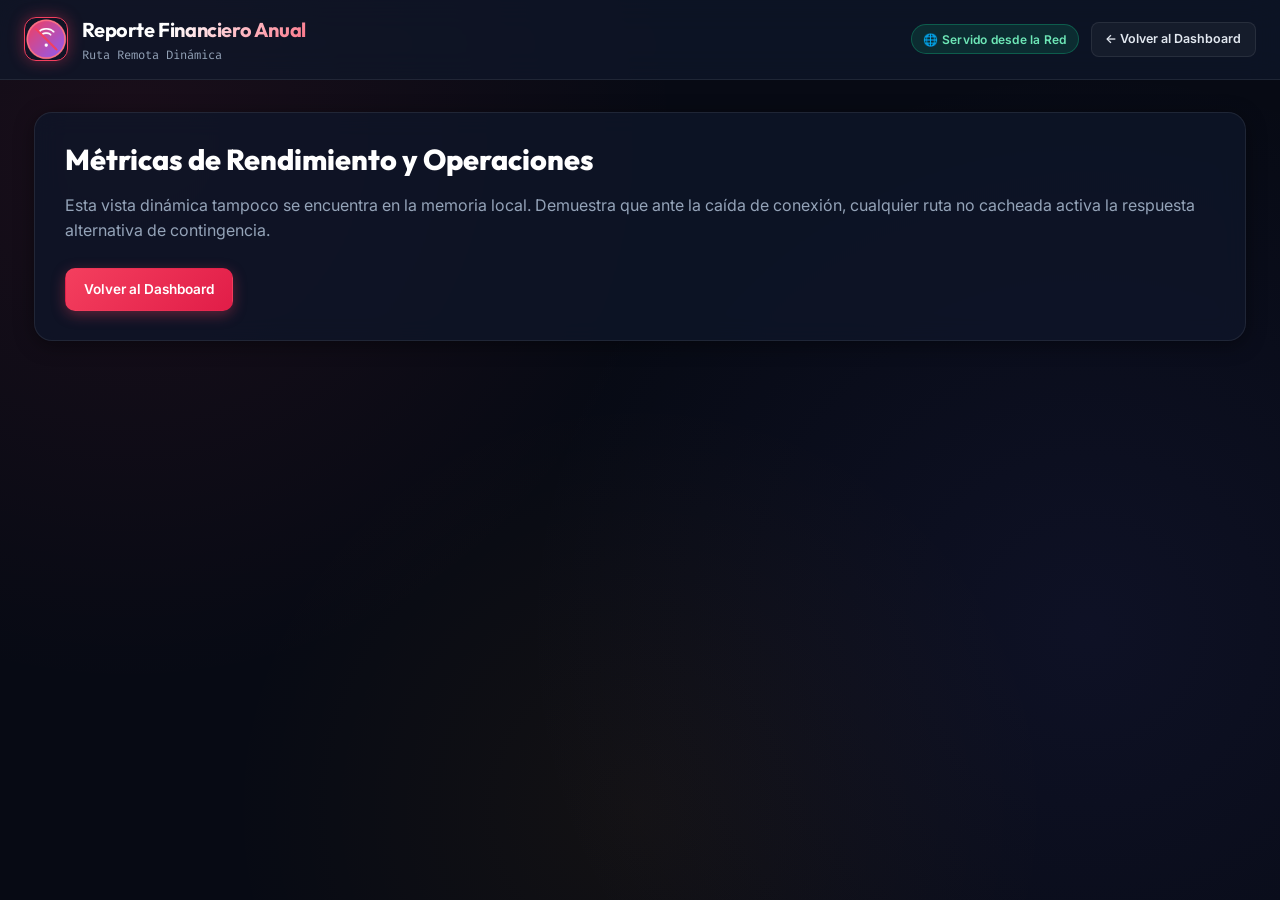
<file: act5/secciones/reporte.html>
<!DOCTYPE html>
<html lang="es">
<head>
  <meta charset="UTF-8">
  <meta name="viewport" content="width=device-width, initial-scale=1.0">
  <title>Reporte Financiero | Ruta Dinámica</title>
  <link rel="stylesheet" href="../style.css">
</head>
<body>
  <header class="app-header">
    <div class="header-inner">
      <a href="../index.html" class="brand-section">
        <img src="../img/app-logo.png" alt="Logo" class="brand-logo-img">
        <div class="brand-text">
          <h1>Reporte Financiero Anual</h1>
          <p>Ruta Remota Dinámica</p>
        </div>
      </a>
      <div class="header-status-group">
        <span class="badge badge-success">🌐 Servido desde la Red</span>
        <a href="../index.html" class="btn btn-sm btn-outline">← Volver al Dashboard</a>
      </div>
    </div>
  </header>

  <div class="app-container">
    <section class="section-card">
      <h2 class="hero-title" style="font-size: 1.8rem;">Métricas de Rendimiento y Operaciones</h2>
      <p style="color: #94a3b8; margin-bottom: 1.5rem;">
        Esta vista dinámica tampoco se encuentra en la memoria local. Demuestra que ante la caída de conexión, cualquier ruta no cacheada activa la respuesta alternativa de contingencia.
      </p>

      <a href="../index.html" class="btn btn-primary">Volver al Dashboard</a>
    </section>
  </div>
</body>
</html>
</file>
<file: act1/style.css>
@import url('https://fonts.googleapis.com/css2?family=Plus+Jakarta+Sans:wght@300;400;500;600;700;800&family=JetBrains+Mono:wght@400;500;600&display=swap');

:root {
  --bg-primary: #0b0f19;
  --bg-secondary: #0f172a;
  --bg-card: rgba(30, 41, 59, 0.65);
  --bg-card-hover: rgba(51, 65, 85, 0.75);
  --border-color: rgba(255, 255, 255, 0.08);
  --border-glow: rgba(99, 102, 241, 0.4);
  
  --primary: #6366f1;
  --primary-hover: #4f46e5;
  --primary-glow: rgba(99, 102, 241, 0.35);
  
  --accent-cyan: #06b6d4;
  --accent-purple: #a855f7;
  --accent-emerald: #10b981;
  --accent-amber: #f59e0b;

  --text-main: #f8fafc;
  --text-muted: #94a3b8;
  --text-dim: #64748b;

  --font-sans: 'Plus Jakarta Sans', system-ui, -apple-system, sans-serif;
  --font-mono: 'JetBrains Mono', monospace;
  
  --radius-sm: 8px;
  --radius-md: 14px;
  --radius-lg: 20px;
  --radius-full: 9999px;
  
  --transition: all 0.25s cubic-bezier(0.16, 1, 0.3, 1);
}

* {
  box-sizing: border-box;
  margin: 0;
  padding: 0;
}

body {
  font-family: var(--font-sans);
  background-color: var(--bg-primary);
  color: var(--text-main);
  min-height: 100vh;
  line-height: 1.6;
  overflow-x: hidden;
  background-image: 
    radial-gradient(at 10% 20%, rgba(99, 102, 241, 0.15) 0px, transparent 50%),
    radial-gradient(at 90% 80%, rgba(168, 85, 247, 0.12) 0px, transparent 50%),
    radial-gradient(at 50% 50%, rgba(6, 182, 212, 0.08) 0px, transparent 60%);
  background-attachment: fixed;
}

/* Background grid decorative pattern */
.bg-grid-overlay {
  position: fixed;
  inset: 0;
  background-size: 40px 40px;
  background-image: linear-gradient(to right, rgba(255, 255, 255, 0.02) 1px, transparent 1px),
                    linear-gradient(to bottom, rgba(255, 255, 255, 0.02) 1px, transparent 1px);
  pointer-events: none;
  z-index: 0;
}

.container {
  max-width: 1200px;
  margin: 0 auto;
  padding: 2.5rem 1.5rem;
  position: relative;
  z-index: 1;
}

/* Header & Hero */
header {
  text-align: center;
  margin-bottom: 3.5rem;
}

.badge-wrapper {
  display: inline-flex;
  align-items: center;
  gap: 0.5rem;
  background: rgba(99, 102, 241, 0.12);
  border: 1px solid rgba(99, 102, 241, 0.3);
  padding: 0.4rem 1rem;
  border-radius: var(--radius-full);
  margin-bottom: 1.25rem;
  box-shadow: 0 0 20px rgba(99, 102, 241, 0.2);
}

.status-dot {
  width: 8px;
  height: 8px;
  border-radius: 50%;
  background-color: var(--accent-emerald);
  box-shadow: 0 0 10px var(--accent-emerald);
  animation: pulse-dot 2s infinite ease-in-out;
}

@keyframes pulse-dot {
  0%, 100% { opacity: 1; transform: scale(1); }
  50% { opacity: 0.5; transform: scale(1.3); }
}

.badge-text {
  font-size: 0.85rem;
  font-weight: 600;
  letter-spacing: 0.5px;
  color: #a5b4fc;
  text-transform: uppercase;
}

h1 {
  font-size: clamp(2.2rem, 5vw, 3.4rem);
  font-weight: 800;
  letter-spacing: -0.03em;
  line-height: 1.15;
  margin-bottom: 1rem;
  background: linear-gradient(135deg, #ffffff 30%, #a5b4fc 70%, #818cf8 100%);
  -webkit-background-clip: text;
  -webkit-text-fill-color: transparent;
}

.hero-subtitle {
  color: var(--text-muted);
  font-size: 1.15rem;
  max-width: 680px;
  margin: 0 auto 2rem auto;
}

.hero-actions {
  display: flex;
  gap: 1rem;
  justify-content: center;
  flex-wrap: wrap;
}

.btn {
  display: inline-flex;
  align-items: center;
  justify-content: center;
  gap: 0.6rem;
  padding: 0.85rem 1.75rem;
  font-size: 0.95rem;
  font-weight: 600;
  border-radius: var(--radius-md);
  cursor: pointer;
  transition: var(--transition);
  border: none;
  font-family: inherit;
  text-decoration: none;
}

.btn-primary {
  background: linear-gradient(135deg, #6366f1, #4f46e5);
  color: white;
  box-shadow: 0 4px 20px var(--primary-glow);
}

.btn-primary:hover {
  transform: translateY(-2px);
  box-shadow: 0 8px 28px rgba(99, 102, 241, 0.5);
  background: linear-gradient(135deg, #4f46e5, #4338ca);
}

.btn-secondary {
  background: rgba(255, 255, 255, 0.05);
  color: var(--text-main);
  border: 1px solid var(--border-color);
  backdrop-filter: blur(8px);
}

.btn-secondary:hover {
  background: rgba(255, 255, 255, 0.1);
  border-color: rgba(255, 255, 255, 0.2);
  transform: translateY(-2px);
}

/* Main Grid Layout */
.dashboard-grid {
  display: grid;
  grid-template-columns: 1fr;
  gap: 2rem;
  margin-bottom: 3.5rem;
}

@media (min-width: 992px) {
  .dashboard-grid {
    grid-template-columns: repeat(12, 1fr);
  }
  .col-span-7 {
    grid-column: span 7;
  }
  .col-span-5 {
    grid-column: span 5;
  }
  .col-span-6 {
    grid-column: span 6;
  }
  .col-span-12 {
    grid-column: span 12;
  }
}

/* Glass Card */
.glass-card {
  background: var(--bg-card);
  backdrop-filter: blur(16px);
  -webkit-backdrop-filter: blur(16px);
  border: 1px solid var(--border-color);
  border-radius: var(--radius-lg);
  padding: 1.75rem;
  box-shadow: 0 10px 30px -10px rgba(0, 0, 0, 0.5);
  transition: var(--transition);
  position: relative;
  overflow: hidden;
}

.glass-card:hover {
  border-color: var(--border-glow);
  box-shadow: 0 15px 35px -10px rgba(99, 102, 241, 0.25);
}

.card-header {
  display: flex;
  align-items: center;
  justify-content: space-between;
  margin-bottom: 1.5rem;
  padding-bottom: 0.75rem;
  border-bottom: 1px solid var(--border-color);
}

.card-title {
  display: flex;
  align-items: center;
  gap: 0.75rem;
  font-size: 1.25rem;
  font-weight: 700;
  color: var(--text-main);
}

.card-title-icon {
  width: 32px;
  height: 32px;
  border-radius: var(--radius-sm);
  background: rgba(99, 102, 241, 0.15);
  color: #818cf8;
  display: flex;
  align-items: center;
  justify-content: center;
  font-size: 1.1rem;
}

/* Key Properties List */
.properties-list {
  display: grid;
  grid-template-columns: 1fr;
  gap: 1rem;
}

@media (min-width: 640px) {
  .properties-list {
    grid-template-columns: repeat(2, 1fr);
  }
}

.property-item {
  background: rgba(15, 23, 42, 0.5);
  border: 1px solid var(--border-color);
  border-radius: var(--radius-md);
  padding: 1rem;
  transition: var(--transition);
}

.property-item:hover {
  background: rgba(30, 41, 59, 0.6);
  border-color: rgba(99, 102, 241, 0.3);
  transform: translateY(-2px);
}

.prop-key {
  font-family: var(--font-mono);
  font-size: 0.8rem;
  color: #818cf8;
  margin-bottom: 0.25rem;
  display: flex;
  align-items: center;
  justify-content: space-between;
}

.prop-val {
  font-size: 1rem;
  font-weight: 600;
  color: var(--text-main);
  word-break: break-all;
  display: flex;
  align-items: center;
  gap: 0.5rem;
}

.color-preview-chip {
  width: 16px;
  height: 16px;
  border-radius: 4px;
  border: 1px solid rgba(255, 255, 255, 0.3);
  display: inline-block;
  flex-shrink: 0;
}

.badge-tag {
  font-size: 0.7rem;
  padding: 0.15rem 0.5rem;
  border-radius: var(--radius-full);
  background: rgba(255, 255, 255, 0.08);
  color: var(--text-muted);
}

/* Icon Cards Gallery */
.icons-container {
  display: grid;
  grid-template-columns: 1fr;
  gap: 1.5rem;
}

@media (min-width: 640px) {
  .icons-container {
    grid-template-columns: repeat(2, 1fr);
  }
}

.icon-card {
  background: rgba(15, 23, 42, 0.6);
  border: 1px solid var(--border-color);
  border-radius: var(--radius-md);
  padding: 1.5rem;
  text-align: center;
  display: flex;
  flex-direction: column;
  align-items: center;
  transition: var(--transition);
  position: relative;
}

.icon-card:hover {
  border-color: var(--border-glow);
  background: rgba(30, 41, 59, 0.7);
  transform: translateY(-4px);
}

.icon-preview-box {
  width: 120px;
  height: 120px;
  display: flex;
  align-items: center;
  justify-content: center;
  background: radial-gradient(circle, rgba(99, 102, 241, 0.15), transparent 70%);
  border-radius: var(--radius-md);
  margin-bottom: 1.25rem;
  padding: 0.5rem;
}

.icon-card img {
  max-width: 100%;
  max-height: 100%;
  object-fit: contain;
  filter: drop-shadow(0 8px 16px rgba(0, 0, 0, 0.5));
  transition: transform 0.3s cubic-bezier(0.16, 1, 0.3, 1);
}

.icon-card:hover img {
  transform: scale(1.08);
}

.icon-dimension {
  font-family: var(--font-mono);
  font-size: 1.1rem;
  font-weight: 700;
  color: #38bdf8;
  margin-bottom: 0.25rem;
}

.icon-meta {
  font-size: 0.8rem;
  color: var(--text-muted);
  margin-bottom: 1rem;
}

/* Code Viewer */
.code-box {
  background: #090d16;
  border: 1px solid rgba(255, 255, 255, 0.06);
  border-radius: var(--radius-md);
  padding: 1.25rem;
  font-family: var(--font-mono);
  font-size: 0.85rem;
  color: #cbd5e1;
  overflow-x: auto;
  line-height: 1.6;
}

.code-box pre {
  margin: 0;
}

.code-header {
  display: flex;
  justify-content: space-between;
  align-items: center;
  margin-bottom: 0.75rem;
}

.code-title {
  font-size: 0.8rem;
  color: var(--text-dim);
  font-family: var(--font-mono);
}

.btn-copy {
  background: rgba(255, 255, 255, 0.06);
  color: var(--text-muted);
  border: 1px solid var(--border-color);
  padding: 0.3rem 0.75rem;
  border-radius: var(--radius-sm);
  font-size: 0.75rem;
  cursor: pointer;
  transition: var(--transition);
  font-family: inherit;
}

.btn-copy:hover {
  background: rgba(255, 255, 255, 0.12);
  color: white;
}

/* Checklist / Status */
.checklist-item {
  display: flex;
  align-items: flex-start;
  gap: 0.85rem;
  padding: 0.85rem 0;
  border-bottom: 1px solid rgba(255, 255, 255, 0.05);
}

.checklist-item:last-child {
  border-bottom: none;
}

.check-icon {
  width: 22px;
  height: 22px;
  border-radius: 50%;
  background: rgba(16, 185, 129, 0.15);
  color: var(--accent-emerald);
  display: flex;
  align-items: center;
  justify-content: center;
  font-size: 0.85rem;
  flex-shrink: 0;
  margin-top: 2px;
}

.check-content h4 {
  font-size: 0.95rem;
  font-weight: 600;
  color: var(--text-main);
  margin-bottom: 0.15rem;
}

.check-content p {
  font-size: 0.82rem;
  color: var(--text-muted);
}

/* Standalone Simulator Device Mockup */
.device-simulator {
  max-width: 320px;
  margin: 0 auto;
  background: #000000;
  border-radius: 36px;
  border: 3px solid rgba(255, 255, 255, 0.15);
  box-shadow: 0 25px 50px -12px rgba(0, 0, 0, 0.8), 0 0 30px rgba(99, 102, 241, 0.2);
  padding: 12px;
  position: relative;
}

.device-notch {
  width: 100px;
  height: 18px;
  background: #111;
  border-radius: 0 0 12px 12px;
  margin: 0 auto 10px auto;
  display: flex;
  align-items: center;
  justify-content: center;
}

.notch-camera {
  width: 8px;
  height: 8px;
  background: #222;
  border-radius: 50%;
}

.device-screen {
  background: #0f172a;
  border-radius: 26px;
  height: 480px;
  overflow: hidden;
  display: flex;
  flex-direction: column;
  position: relative;
}

.device-statusbar {
  padding: 0.4rem 1rem;
  display: flex;
  justify-content: space-between;
  font-size: 0.65rem;
  color: #94a3b8;
  font-weight: 600;
  background: #4f46e5;
  color: white;
}

.device-content {
  flex: 1;
  padding: 1.25rem 1rem;
  display: flex;
  flex-direction: column;
  align-items: center;
  justify-content: center;
  text-align: center;
  background: radial-gradient(circle at top, #1e1b4b, #0f172a);
}

.device-logo-img {
  width: 76px;
  height: 76px;
  border-radius: 18px;
  box-shadow: 0 8px 24px rgba(0, 0, 0, 0.5);
  margin-bottom: 1rem;
}

.device-app-title {
  font-size: 1.1rem;
  font-weight: 700;
  margin-bottom: 0.3rem;
  color: #ffffff;
}

.device-badge-standalone {
  background: rgba(16, 185, 129, 0.2);
  border: 1px solid rgba(16, 185, 129, 0.4);
  color: #34d399;
  padding: 0.2rem 0.6rem;
  border-radius: var(--radius-full);
  font-size: 0.65rem;
  font-weight: 600;
  margin-bottom: 1rem;
}

.device-indicator {
  width: 90px;
  height: 4px;
  background: rgba(255, 255, 255, 0.4);
  border-radius: 4px;
  margin: 0.6rem auto 0.2rem auto;
}

/* Toast Notification */
.toast-msg {
  position: fixed;
  bottom: 2rem;
  right: 2rem;
  background: rgba(15, 23, 42, 0.95);
  backdrop-filter: blur(12px);
  border: 1px solid var(--primary);
  color: white;
  padding: 0.9rem 1.5rem;
  border-radius: var(--radius-md);
  box-shadow: 0 10px 30px rgba(0, 0, 0, 0.6);
  font-size: 0.9rem;
  display: flex;
  align-items: center;
  gap: 0.75rem;
  transform: translateY(120%);
  opacity: 0;
  transition: all 0.3s cubic-bezier(0.16, 1, 0.3, 1);
  z-index: 9999;
}

.toast-msg.show {
  transform: translateY(0);
  opacity: 1;
}

footer {
  text-align: center;
  color: var(--text-dim);
  font-size: 0.85rem;
  padding: 2rem 0;
  border-top: 1px solid rgba(255, 255, 255, 0.05);
}
</file>
<file: act2/style.css>
/* ==========================================================================
   Nexus Shell - Design System & App Shell Architecture Styles
   ========================================================================== */

:root {
  /* Paleta Cromática Primaria */
  --bg-dark: #070b14;
  --bg-surface: #0d1527;
  --bg-card: rgba(15, 23, 42, 0.75);
  --bg-card-hover: rgba(30, 41, 59, 0.85);
  --border-glass: rgba(255, 255, 255, 0.08);
  --border-focus: rgba(99, 102, 241, 0.4);

  /* Acentos de Marca */
  --primary: #6366f1;
  --primary-hover: #4f46e5;
  --primary-glow: rgba(99, 102, 241, 0.35);
  --accent-purple: #8b5cf6;
  --accent-pink: #ec4899;
  --accent-emerald: #10b981;
  --accent-amber: #f59e0b;
  --accent-cyan: #06b6d4;

  /* Texto */
  --text-main: #f8fafc;
  --text-muted: #94a3b8;
  --text-dim: #64748b;

  /* Dimensiones del App Shell */
  --header-height: 64px;
  --sidebar-width: 260px;
  --bottom-nav-height: 64px;

  /* Transiciones y Sombras */
  --radius-sm: 8px;
  --radius-md: 12px;
  --radius-lg: 18px;
  --radius-xl: 24px;
  --shadow-sm: 0 2px 8px rgba(0, 0, 0, 0.2);
  --shadow-md: 0 8px 24px -4px rgba(0, 0, 0, 0.4);
  --shadow-glow: 0 0 24px rgba(99, 102, 241, 0.25);
  --transition: all 0.25s cubic-bezier(0.16, 1, 0.3, 1);
}

/* Reset y Base */
* {
  margin: 0;
  padding: 0;
  box-sizing: border-box;
  -webkit-font-smoothing: antialiased;
}

body.app-shell-body {
  font-family: -apple-system, BlinkMacSystemFont, "Segoe UI", Roboto, "Helvetica Neue", Arial, sans-serif;
  background-color: var(--bg-dark);
  color: var(--text-main);
  min-height: 100vh;
  display: flex;
  flex-direction: column;
  overflow-x: hidden;
  background-image: 
    radial-gradient(circle at 15% 15%, rgba(99, 102, 241, 0.12) 0%, transparent 40%),
    radial-gradient(circle at 85% 75%, rgba(139, 92, 246, 0.08) 0%, transparent 45%);
  background-attachment: fixed;
}

/* ==========================================================================
   1. HEADER DEL APP SHELL (Estructural y Responsivo)
   ========================================================================== */

.app-header {
  position: sticky;
  top: 0;
  height: var(--header-height);
  background: rgba(13, 21, 39, 0.85);
  backdrop-filter: blur(16px);
  -webkit-backdrop-filter: blur(16px);
  border-bottom: 1px solid var(--border-glass);
  display: flex;
  align-items: center;
  justify-content: space-between;
  padding: 0 24px;
  z-index: 100;
  box-shadow: 0 4px 20px rgba(0, 0, 0, 0.25);
}

.header-left {
  display: flex;
  align-items: center;
  gap: 16px;
}

.mobile-menu-toggle {
  display: none;
  background: transparent;
  border: 1px solid var(--border-glass);
  color: var(--text-main);
  padding: 8px;
  border-radius: var(--radius-sm);
  cursor: pointer;
  align-items: center;
  justify-content: center;
  transition: var(--transition);
}

.mobile-menu-toggle:hover {
  background: rgba(255, 255, 255, 0.06);
}

.brand-container {
  display: flex;
  align-items: center;
  gap: 12px;
  cursor: pointer;
}

.brand-icon img {
  border-radius: 10px;
  box-shadow: 0 0 12px var(--primary-glow);
  display: block;
}

.brand-text {
  display: flex;
  flex-direction: column;
}

.brand-title {
  font-size: 1.15rem;
  font-weight: 700;
  letter-spacing: -0.02em;
  color: #fff;
}

.gradient-text {
  background: linear-gradient(135deg, #818cf8 0%, #c084fc 100%);
  -webkit-background-clip: text;
  -webkit-text-fill-color: transparent;
}

.brand-tag {
  font-size: 0.65rem;
  font-weight: 700;
  color: var(--primary);
  text-transform: uppercase;
  letter-spacing: 0.08em;
}

.header-breadcrumbs {
  display: flex;
  align-items: center;
  gap: 8px;
  margin-left: 12px;
  color: var(--text-dim);
  font-size: 0.85rem;
}

.breadcrumb-separator {
  color: rgba(255, 255, 255, 0.2);
}

.breadcrumb-current {
  color: var(--text-muted);
  font-weight: 500;
}

.header-right {
  display: flex;
  align-items: center;
  gap: 12px;
}

.status-pill {
  display: inline-flex;
  align-items: center;
  gap: 6px;
  background: rgba(255, 255, 255, 0.04);
  border: 1px solid var(--border-glass);
  padding: 6px 12px;
  border-radius: 999px;
  font-size: 0.78rem;
  font-weight: 600;
  color: var(--text-muted);
}

.status-indicator-dot {
  width: 8px;
  height: 8px;
  border-radius: 50%;
  background: var(--accent-emerald);
  box-shadow: 0 0 8px var(--accent-emerald);
}

.status-indicator-dot.offline {
  background: var(--accent-amber);
  box-shadow: 0 0 8px var(--accent-amber);
}

.shell-cached-pill {
  color: #a5b4fc;
  border-color: rgba(99, 102, 241, 0.25);
  background: rgba(99, 102, 241, 0.08);
}

.shell-cached-pill svg {
  color: #818cf8;
}

.user-avatar {
  width: 36px;
  height: 36px;
  border-radius: 50%;
  background: linear-gradient(135deg, #4f46e5 0%, #7c3aed 100%);
  display: flex;
  align-items: center;
  justify-content: center;
  font-size: 0.75rem;
  font-weight: 700;
  color: #fff;
  border: 2px solid rgba(255, 255, 255, 0.15);
  cursor: pointer;
}

/* ==========================================================================
   2. BOTONES Y UTILIDADES
   ========================================================================== */

.btn {
  display: inline-flex;
  align-items: center;
  justify-content: center;
  gap: 8px;
  font-family: inherit;
  font-size: 0.88rem;
  font-weight: 600;
  padding: 9px 16px;
  border-radius: var(--radius-sm);
  border: 1px solid transparent;
  cursor: pointer;
  transition: var(--transition);
  text-decoration: none;
  line-height: 1;
}

.btn-sm {
  padding: 6px 12px;
  font-size: 0.8rem;
}

.btn-primary {
  background: linear-gradient(135deg, #6366f1 0%, #4f46e5 100%);
  color: #fff;
  border-color: rgba(255, 255, 255, 0.12);
  box-shadow: 0 4px 14px rgba(79, 70, 229, 0.35);
}

.btn-primary:hover {
  background: linear-gradient(135deg, #4f46e5 0%, #4338ca 100%);
  transform: translateY(-1px);
  box-shadow: 0 6px 20px rgba(79, 70, 229, 0.45);
}

.btn-secondary {
  background: rgba(255, 255, 255, 0.05);
  color: var(--text-main);
  border-color: var(--border-glass);
}

.btn-secondary:hover {
  background: rgba(255, 255, 255, 0.1);
  border-color: rgba(255, 255, 255, 0.2);
}

.btn-outline {
  background: transparent;
  color: #c7d2fe;
  border-color: rgba(99, 102, 241, 0.4);
}

.btn-outline:hover {
  background: rgba(99, 102, 241, 0.12);
  border-color: var(--primary);
}

.btn-install {
  background: linear-gradient(135deg, #10b981 0%, #059669 100%);
  color: white;
  box-shadow: 0 4px 14px rgba(16, 185, 129, 0.3);
}

.btn-install:hover {
  background: linear-gradient(135deg, #059669 0%, #047857 100%);
  transform: translateY(-1px);
}

/* ==========================================================================
   3. LAYOUT DEL APP SHELL (Sidebar + Main)
   ========================================================================== */

.app-layout {
  display: flex;
  flex: 1;
  position: relative;
}

/* Sidebar */
.app-sidebar {
  width: var(--sidebar-width);
  background: rgba(11, 18, 33, 0.9);
  backdrop-filter: blur(12px);
  border-right: 1px solid var(--border-glass);
  flex-shrink: 0;
  display: flex;
  flex-direction: column;
  height: calc(100vh - var(--header-height));
  position: sticky;
  top: var(--header-height);
  overflow-y: auto;
  transition: var(--transition);
  z-index: 90;
}

.sidebar-inner {
  padding: 24px 16px;
  display: flex;
  flex-direction: column;
  gap: 20px;
  min-height: 100%;
}

.sidebar-category {
  font-size: 0.68rem;
  font-weight: 700;
  color: var(--text-dim);
  letter-spacing: 0.1em;
  padding: 0 12px;
}

.sidebar-nav {
  display: flex;
  flex-direction: column;
  gap: 4px;
}

.nav-item {
  display: flex;
  align-items: center;
  gap: 12px;
  padding: 10px 14px;
  border-radius: var(--radius-sm);
  color: var(--text-muted);
  text-decoration: none;
  font-size: 0.88rem;
  font-weight: 500;
  transition: var(--transition);
  position: relative;
}

.nav-item:hover {
  color: var(--text-main);
  background: rgba(255, 255, 255, 0.04);
}

.nav-item.active {
  color: #fff;
  background: linear-gradient(90deg, rgba(99, 102, 241, 0.22) 0%, rgba(99, 102, 241, 0.05) 100%);
  border-left: 3px solid var(--primary);
  font-weight: 600;
}

.nav-item.active .nav-icon {
  color: #818cf8;
}

.nav-label {
  flex: 1;
}

.nav-badge {
  font-size: 0.7rem;
  font-weight: 700;
  padding: 2px 7px;
  border-radius: 999px;
  background: rgba(255, 255, 255, 0.08);
  color: var(--text-muted);
}

.nav-badge.pulse {
  background: rgba(236, 72, 153, 0.15);
  color: #f472b6;
  border: 1px solid rgba(236, 72, 153, 0.3);
}

.nav-badge.status-check {
  background: rgba(16, 185, 129, 0.15);
  color: #34d399;
  border: 1px solid rgba(16, 185, 129, 0.3);
}

.sidebar-footer-card {
  margin-top: auto;
  background: rgba(15, 23, 42, 0.6);
  border: 1px solid var(--border-glass);
  border-radius: var(--radius-md);
  padding: 14px;
}

.shell-indicator-title {
  display: flex;
  align-items: center;
  gap: 8px;
  font-size: 0.8rem;
  font-weight: 700;
  color: #e2e8f0;
  margin-bottom: 6px;
}

.indicator-dot-blue {
  width: 7px;
  height: 7px;
  border-radius: 50%;
  background: #60a5fa;
  box-shadow: 0 0 6px #60a5fa;
}

.shell-indicator-desc {
  font-size: 0.72rem;
  color: var(--text-muted);
  line-height: 1.4;
  margin-bottom: 10px;
}

.shell-specs {
  display: flex;
  flex-direction: column;
  gap: 5px;
  font-size: 0.72rem;
  border-top: 1px solid rgba(255, 255, 255, 0.06);
  padding-top: 8px;
}

.spec-row {
  display: flex;
  align-items: center;
  justify-content: space-between;
  color: var(--text-dim);
}

.spec-highlight {
  color: #a5b4fc;
  font-weight: 600;
}

.spec-color-chip {
  width: 10px;
  height: 10px;
  border-radius: 2px;
  display: inline-block;
  border: 1px solid rgba(255, 255, 255, 0.2);
  margin-right: 4px;
}

.spec-val {
  color: #f1f5f9;
  font-family: monospace;
}

.sidebar-backdrop {
  display: none;
  position: fixed;
  inset: 0;
  background: rgba(0, 0, 0, 0.7);
  backdrop-filter: blur(4px);
  z-index: 85;
}

/* ==========================================================================
   4. CONTENEDOR PRINCIPAL (<main>) Y VISTAS
   ========================================================================== */

.app-main {
  flex: 1;
  padding: 32px;
  max-width: 1200px;
  margin: 0 auto;
  width: 100%;
}

.view-section {
  display: none;
  animation: fadeIn 0.3s cubic-bezier(0.16, 1, 0.3, 1);
}

.view-section.active {
  display: block;
}

@keyframes fadeIn {
  from { opacity: 0; transform: translateY(8px); }
  to { opacity: 1; transform: translateY(0); }
}

/* Tarjetas y Contenedores */
.content-card {
  background: var(--bg-card);
  border: 1px solid var(--border-glass);
  border-radius: var(--radius-lg);
  padding: 24px;
  backdrop-filter: blur(12px);
  box-shadow: var(--shadow-md);
  margin-bottom: 24px;
}

.card-header-flex {
  display: flex;
  align-items: center;
  justify-content: space-between;
  margin-bottom: 20px;
  flex-wrap: wrap;
  gap: 12px;
}

.card-title {
  font-size: 1.25rem;
  font-weight: 700;
  color: #fff;
  letter-spacing: -0.01em;
}

.card-subtitle {
  font-size: 0.85rem;
  color: var(--text-muted);
  margin-top: 4px;
}

.section-title-block {
  margin-bottom: 24px;
}

.section-heading {
  font-size: 1.6rem;
  font-weight: 700;
  color: #fff;
  letter-spacing: -0.02em;
  margin: 6px 0 8px 0;
}

.section-desc {
  color: var(--text-muted);
  font-size: 0.95rem;
  max-width: 800px;
  line-height: 1.5;
}

.badge-tag {
  display: inline-block;
  font-size: 0.72rem;
  font-weight: 700;
  text-transform: uppercase;
  letter-spacing: 0.08em;
  color: var(--primary);
  background: rgba(99, 102, 241, 0.12);
  border: 1px solid rgba(99, 102, 241, 0.25);
  padding: 4px 10px;
  border-radius: 999px;
}

/* ==========================================================================
   VISTA 1: HERO & MÉTRICAS DEL APP SHELL
   ========================================================================== */

.hero-card {
  background: linear-gradient(135deg, rgba(30, 41, 59, 0.7) 0%, rgba(15, 23, 42, 0.85) 100%);
  border: 1px solid rgba(99, 102, 241, 0.25);
  border-radius: var(--radius-xl);
  padding: 36px;
  margin-bottom: 28px;
  position: relative;
  overflow: hidden;
  box-shadow: 0 10px 30px -10px rgba(99, 102, 241, 0.2);
}

.hero-badge {
  display: inline-flex;
  align-items: center;
  gap: 8px;
  font-size: 0.78rem;
  font-weight: 700;
  color: #818cf8;
  background: rgba(99, 102, 241, 0.14);
  padding: 6px 14px;
  border-radius: 999px;
  margin-bottom: 16px;
}

.pulse-icon {
  color: var(--accent-emerald);
  animation: pulse-dot 1.5s infinite;
}

@keyframes pulse-dot {
  0%, 100% { opacity: 1; transform: scale(1); }
  50% { opacity: 0.4; transform: scale(1.3); }
}

.hero-title {
  font-size: 2.2rem;
  font-weight: 800;
  line-height: 1.2;
  letter-spacing: -0.03em;
  margin-bottom: 14px;
  color: #fff;
}

.hero-description {
  font-size: 1.05rem;
  color: #cbd5e1;
  line-height: 1.6;
  max-width: 900px;
  margin-bottom: 24px;
}

.hero-quick-actions {
  display: flex;
  gap: 14px;
  flex-wrap: wrap;
}

/* Tarjetas de Métricas */
.metrics-grid {
  display: grid;
  grid-template-columns: repeat(auto-fit, minmax(220px, 1fr));
  gap: 18px;
  margin-bottom: 28px;
}

.metric-card {
  background: var(--bg-card);
  border: 1px solid var(--border-glass);
  border-radius: var(--radius-md);
  padding: 18px;
  transition: var(--transition);
}

.metric-card:hover {
  transform: translateY(-2px);
  border-color: rgba(99, 102, 241, 0.3);
  box-shadow: var(--shadow-glow);
}

.metric-header {
  display: flex;
  align-items: center;
  justify-content: space-between;
  margin-bottom: 10px;
}

.metric-title {
  font-size: 0.78rem;
  font-weight: 600;
  color: var(--text-dim);
}

.metric-badge {
  font-size: 0.65rem;
  font-weight: 700;
  padding: 2px 7px;
  border-radius: 999px;
}

.metric-badge.success {
  background: rgba(16, 185, 129, 0.15);
  color: #34d399;
}

.metric-badge.info {
  background: rgba(99, 102, 241, 0.15);
  color: #a5b4fc;
}

.metric-badge.accent {
  background: rgba(236, 72, 153, 0.15);
  color: #f472b6;
}

.metric-value {
  font-size: 1.6rem;
  font-weight: 800;
  letter-spacing: -0.02em;
  color: #fff;
  margin-bottom: 6px;
}

.metric-footer {
  font-size: 0.72rem;
  color: var(--text-dim);
  line-height: 1.3;
}

/* Diagrama de Wireframe del App Shell */
.shell-diagram-wrapper {
  display: grid;
  grid-template-columns: 1fr 1fr;
  gap: 24px;
}

.wireframe-mockup {
  background: #090d19;
  border: 2px dashed rgba(255, 255, 255, 0.15);
  border-radius: var(--radius-md);
  padding: 16px;
  display: flex;
  flex-direction: column;
  gap: 12px;
  transition: var(--transition);
}

.wireframe-header {
  background: rgba(99, 102, 241, 0.15);
  border: 1px solid rgba(99, 102, 241, 0.4);
  border-radius: var(--radius-sm);
  padding: 12px;
  transition: var(--transition);
}

.wireframe-body {
  display: grid;
  grid-template-columns: 140px 1fr;
  gap: 12px;
  min-height: 220px;
}

.wireframe-sidebar {
  background: rgba(139, 92, 246, 0.15);
  border: 1px solid rgba(139, 92, 246, 0.4);
  border-radius: var(--radius-sm);
  padding: 12px;
  transition: var(--transition);
}

.wireframe-main {
  display: flex;
  flex-direction: column;
  gap: 10px;
}

.wireframe-shell-border {
  background: rgba(6, 182, 212, 0.12);
  border: 1px solid rgba(6, 182, 212, 0.4);
  border-radius: var(--radius-sm);
  padding: 10px;
  transition: var(--transition);
}

.wireframe-dynamic-box {
  background: rgba(236, 72, 153, 0.12);
  border: 1px dashed rgba(236, 72, 153, 0.5);
  border-radius: var(--radius-sm);
  padding: 14px;
  flex: 1;
  transition: var(--transition);
}

.wf-tag {
  display: block;
  font-size: 0.75rem;
  font-weight: 700;
  color: #fff;
  margin-bottom: 4px;
}

.wf-tag.dynamic {
  color: #f472b6;
}

.wf-desc {
  font-size: 0.7rem;
  color: var(--text-muted);
  line-height: 1.3;
}

/* Efecto de Resaltado interactivo */
.highlight-shell-mode #wf-header {
  box-shadow: 0 0 16px rgba(99, 102, 241, 0.7);
  background: rgba(99, 102, 241, 0.35);
}

.highlight-shell-mode #wf-sidebar {
  box-shadow: 0 0 16px rgba(139, 92, 246, 0.7);
  background: rgba(139, 92, 246, 0.35);
}

.highlight-shell-mode #wf-main .wireframe-shell-border {
  box-shadow: 0 0 16px rgba(6, 182, 212, 0.7);
  background: rgba(6, 182, 212, 0.35);
}

.highlight-shell-mode #wf-dynamic {
  opacity: 0.4;
}

.shell-features-list {
  display: flex;
  flex-direction: column;
  gap: 16px;
}

.feature-item {
  display: flex;
  gap: 14px;
}

.feature-icon {
  width: 40px;
  height: 40px;
  border-radius: 10px;
  display: flex;
  align-items: center;
  justify-content: center;
  flex-shrink: 0;
}

.icon-emerald { background: rgba(16, 185, 129, 0.15); color: #34d399; }
.icon-indigo  { background: rgba(99, 102, 241, 0.15); color: #818cf8; }
.icon-purple  { background: rgba(139, 92, 246, 0.15); color: #c084fc; }

.feature-content h3 {
  font-size: 0.95rem;
  font-weight: 700;
  color: #fff;
  margin-bottom: 4px;
}

.feature-content p {
  font-size: 0.82rem;
  color: var(--text-muted);
  line-height: 1.4;
}

/* ==========================================================================
   VISTA 2: VERIFICADOR CHROME DEVTOOLS
   ========================================================================== */

.checklist-grid {
  display: flex;
  flex-direction: column;
  gap: 12px;
}

.check-item {
  display: flex;
  align-items: flex-start;
  gap: 14px;
  background: rgba(255, 255, 255, 0.02);
  border: 1px solid var(--border-glass);
  border-radius: var(--radius-md);
  padding: 14px 18px;
  transition: var(--transition);
}

.check-item.passed {
  border-color: rgba(16, 185, 129, 0.3);
  background: rgba(16, 185, 129, 0.03);
}

.check-icon {
  width: 28px;
  height: 28px;
  border-radius: 50%;
  background: rgba(16, 185, 129, 0.2);
  color: #34d399;
  display: flex;
  align-items: center;
  justify-content: center;
  font-weight: 800;
  font-size: 0.88rem;
  flex-shrink: 0;
}

.check-content {
  flex: 1;
}

.check-header {
  display: flex;
  align-items: center;
  justify-content: space-between;
  flex-wrap: wrap;
  gap: 8px;
  margin-bottom: 4px;
}

.check-header strong {
  font-size: 0.92rem;
  color: #fff;
}

.badge-code {
  font-family: monospace;
  font-size: 0.75rem;
  background: rgba(0, 0, 0, 0.3);
  padding: 3px 8px;
  border-radius: 4px;
  color: #a5b4fc;
  border: 1px solid rgba(255, 255, 255, 0.08);
}

.check-content p {
  font-size: 0.8rem;
  color: var(--text-muted);
  line-height: 1.4;
}

/* Pasos en DevTools */
.devtools-steps-list {
  display: grid;
  grid-template-columns: repeat(auto-fit, minmax(200px, 1fr));
  gap: 14px;
  margin-bottom: 24px;
}

.step-card {
  background: rgba(255, 255, 255, 0.03);
  border: 1px solid var(--border-glass);
  border-radius: var(--radius-md);
  padding: 16px;
  position: relative;
}

.step-number {
  font-size: 1.8rem;
  font-weight: 800;
  color: rgba(99, 102, 241, 0.3);
  margin-bottom: 6px;
  line-height: 1;
}

.step-body h4 {
  font-size: 0.88rem;
  font-weight: 700;
  color: #fff;
  margin-bottom: 6px;
}

.step-body p {
  font-size: 0.78rem;
  color: var(--text-muted);
  line-height: 1.4;
}

kbd {
  background: #1e293b;
  border: 1px solid rgba(255, 255, 255, 0.15);
  border-radius: 4px;
  padding: 2px 5px;
  font-size: 0.7rem;
  font-family: monospace;
  color: #cbd5e1;
}

/* Mockup DevTools */
.devtools-mockup-wrapper {
  background: #181d28;
  border: 1px solid #2d3748;
  border-radius: var(--radius-md);
  overflow: hidden;
  box-shadow: 0 10px 30px rgba(0, 0, 0, 0.5);
}

.devtools-mockup-header {
  background: #11151e;
  border-bottom: 1px solid #2d3748;
  display: flex;
  align-items: center;
  padding: 0 12px;
}

.devtools-window-dots {
  display: flex;
  gap: 6px;
  margin-right: 18px;
}

.dot {
  width: 10px;
  height: 10px;
  border-radius: 50%;
}
.dot.red { background: #ef4444; }
.dot.yellow { background: #f59e0b; }
.dot.green { background: #10b981; }

.devtools-tab-bar {
  display: flex;
  gap: 2px;
  overflow-x: auto;
}

.d-tab {
  padding: 8px 12px;
  font-size: 0.74rem;
  color: #94a3b8;
  cursor: pointer;
  border-bottom: 2px solid transparent;
}

.d-tab.active {
  color: #60a5fa;
  border-bottom-color: #60a5fa;
  background: rgba(96, 165, 250, 0.08);
}

.devtools-mockup-content {
  display: grid;
  grid-template-columns: 180px 1fr;
  min-height: 200px;
}

.dt-sidebar {
  background: #131720;
  border-right: 1px solid #242c3d;
  padding: 8px 0;
  font-size: 0.74rem;
}

.dt-item-header {
  padding: 6px 12px;
  font-weight: 700;
  color: #64748b;
  text-transform: uppercase;
  font-size: 0.65rem;
}

.dt-item {
  padding: 6px 16px;
  color: #cbd5e1;
  cursor: pointer;
}

.dt-item.active {
  background: #2563eb;
  color: #fff;
  font-weight: 600;
}

.dt-main-panel {
  padding: 16px;
  display: flex;
  flex-direction: column;
  gap: 12px;
  background: #181d28;
}

.dt-manifest-row {
  display: flex;
  align-items: center;
  gap: 10px;
  font-size: 0.78rem;
}

.dt-prop {
  color: #94a3b8;
  width: 140px;
  font-weight: 500;
}

.dt-value {
  color: #f1f5f9;
  font-family: monospace;
}

.dt-simulate-btn {
  margin-left: auto;
  background: #2563eb;
  color: white;
  border: none;
  padding: 4px 10px;
  border-radius: 4px;
  font-size: 0.72rem;
  cursor: pointer;
}

.dt-simulate-btn:hover {
  background: #1d4ed8;
}

.dt-chip {
  width: 14px;
  height: 14px;
  border-radius: 3px;
  border: 1px solid rgba(255, 255, 255, 0.3);
}

.dt-mini-splash {
  background: #0a0f1d;
  border: 1px solid #3b82f6;
  border-radius: 8px;
  width: 100px;
  height: 140px;
  display: flex;
  flex-direction: column;
  align-items: center;
  overflow: hidden;
  box-shadow: 0 4px 12px rgba(0, 0, 0, 0.4);
}

.mini-status-bar {
  background: #6366f1;
  width: 100%;
  font-size: 0.55rem;
  padding: 2px 4px;
  color: white;
  text-align: center;
}

.mini-splash-content {
  flex: 1;
  display: flex;
  flex-direction: column;
  align-items: center;
  justify-content: center;
  gap: 6px;
}

.mini-app-name {
  font-size: 0.65rem;
  font-weight: 700;
  color: #fff;
}

/* ==========================================================================
   VISTA 3: SIMULADOR VISUAL DE SPLASH SCREEN NATIVA
   ========================================================================== */

.splash-simulator-grid {
  display: grid;
  grid-template-columns: 340px 1fr;
  gap: 32px;
  align-items: flex-start;
}

/* Marco del Smartphone */
.phone-container {
  display: flex;
  justify-content: center;
}

.smartphone-frame {
  width: 300px;
  height: 580px;
  background: #000;
  border: 10px solid #1e293b;
  border-radius: 42px;
  box-shadow: 0 20px 50px rgba(0, 0, 0, 0.8), 0 0 30px rgba(99, 102, 241, 0.2);
  position: relative;
  overflow: hidden;
  display: flex;
  flex-direction: column;
}

.phone-notch {
  position: absolute;
  top: 0;
  left: 50%;
  transform: translateX(-50%);
  width: 110px;
  height: 22px;
  background: #1e293b;
  border-bottom-left-radius: 12px;
  border-bottom-right-radius: 12px;
  z-index: 50;
  display: flex;
  align-items: center;
  justify-content: center;
  gap: 8px;
}

.phone-notch .speaker {
  width: 36px;
  height: 3px;
  background: #334155;
  border-radius: 2px;
}

.phone-notch .camera {
  width: 6px;
  height: 6px;
  background: #0f172a;
  border-radius: 50%;
  border: 1px solid #334155;
}

.phone-screen {
  flex: 1;
  background: #0a0f1d;
  position: relative;
  overflow: hidden;
}

.phone-home-indicator {
  position: absolute;
  bottom: 6px;
  left: 50%;
  transform: translateX(-50%);
  width: 90px;
  height: 4px;
  background: rgba(255, 255, 255, 0.4);
  border-radius: 2px;
  z-index: 50;
}

/* Estados del Teléfono */
.phone-state {
  position: absolute;
  inset: 0;
  display: none;
  flex-direction: column;
  opacity: 0;
  transition: opacity 0.4s ease;
}

.phone-state.active {
  display: flex;
  opacity: 1;
}

.phone-status-bar {
  height: 32px;
  padding: 6px 16px 0 16px;
  display: flex;
  justify-content: space-between;
  align-items: center;
  font-size: 0.65rem;
  font-weight: 600;
  color: #fff;
  z-index: 30;
}

.phone-status-bar.splash-bar {
  background: #6366f1; /* theme_color */
  transition: background 0.3s ease;
}

.phone-status-bar.inside-app {
  background: rgba(13, 21, 39, 0.95);
  border-bottom: 1px solid rgba(255, 255, 255, 0.08);
}

.phone-status-icons {
  display: flex;
  gap: 6px;
}

/* ESTADO A: Home Screen */
#phone-state-home {
  background: linear-gradient(180deg, #1e1b4b 0%, #0f172a 100%);
  padding-top: 10px;
}

.phone-home-content {
  padding: 24px 16px;
  display: flex;
  flex-direction: column;
  gap: 36px;
}

.phone-widget {
  text-align: center;
  color: white;
}

.widget-time {
  font-size: 2.2rem;
  font-weight: 300;
  display: block;
  letter-spacing: -0.03em;
}

.widget-date {
  font-size: 0.72rem;
  color: #94a3b8;
}

.phone-apps-grid {
  display: grid;
  grid-template-columns: repeat(4, 1fr);
  gap: 12px;
}

.phone-app-icon {
  display: flex;
  flex-direction: column;
  align-items: center;
  gap: 6px;
  cursor: pointer;
}

.app-icon-img-wrap {
  width: 52px;
  height: 52px;
  border-radius: 14px;
  overflow: hidden;
  position: relative;
  box-shadow: 0 4px 10px rgba(0, 0, 0, 0.3);
  transition: transform 0.2s ease;
}

.app-icon-img-wrap img {
  width: 100%;
  height: 100%;
  display: block;
}

.app-icon-img-wrap.bg-gray {
  background: #334155;
}

.pulse-target {
  animation: app-pulse 2s infinite;
}

@keyframes app-pulse {
  0%, 100% { box-shadow: 0 0 0 0 rgba(99, 102, 241, 0.7); }
  50% { box-shadow: 0 0 0 10px rgba(99, 102, 241, 0); }
}

.badge-click-hint {
  position: absolute;
  bottom: 2px;
  left: 50%;
  transform: translateX(-50%);
  background: #10b981;
  color: white;
  font-size: 0.45rem;
  font-weight: 800;
  padding: 1px 4px;
  border-radius: 3px;
}

.app-icon-name {
  font-size: 0.65rem;
  color: white;
  text-align: center;
  white-space: nowrap;
  overflow: hidden;
  text-overflow: ellipsis;
  max-width: 56px;
}

/* ESTADO B: SPLASH SCREEN NATIVA */
#phone-state-splash {
  background: #0a0f1d; /* background_color */
}

.native-splash-canvas {
  flex: 1;
  display: flex;
  flex-direction: column;
  align-items: center;
  justify-content: center;
  gap: 16px;
  background: #0a0f1d; /* background_color del Manifest */
}

.native-splash-icon-wrapper {
  width: 104px;
  height: 104px;
  animation: splash-zoom 2.5s ease-out;
}

.native-splash-icon {
  width: 100%;
  height: 100%;
  border-radius: 24px;
  box-shadow: 0 10px 30px rgba(0, 0, 0, 0.6);
}

@keyframes splash-zoom {
  0% { transform: scale(0.85); opacity: 0.5; }
  50% { transform: scale(1.02); opacity: 1; }
  100% { transform: scale(1); }
}

.native-splash-label {
  font-size: 1.15rem;
  font-weight: 700;
  color: #fff;
  letter-spacing: -0.01em;
}

.native-splash-spinner {
  display: flex;
  gap: 6px;
  margin-top: 18px;
}

.spinner-dot {
  width: 6px;
  height: 6px;
  background: #6366f1;
  border-radius: 50%;
  animation: dot-bounce 1.2s infinite ease-in-out;
}

.spinner-dot:nth-child(2) { animation-delay: 0.2s; }
.spinner-dot:nth-child(3) { animation-delay: 0.4s; }

@keyframes dot-bounce {
  0%, 80%, 100% { transform: scale(0); opacity: 0.3; }
  40% { transform: scale(1); opacity: 1; }
}

/* ESTADO C: MINI APP SHELL */
.mini-app-shell {
  flex: 1;
  display: flex;
  flex-direction: column;
  background: #070b14;
}

.mini-app-header {
  height: 40px;
  background: #0d1527;
  border-bottom: 1px solid rgba(255, 255, 255, 0.08);
  display: flex;
  align-items: center;
  justify-content: space-between;
  padding: 0 12px;
  color: white;
  font-size: 0.72rem;
  font-weight: 700;
}

.mini-avatar {
  width: 20px;
  height: 20px;
  border-radius: 50%;
  background: #6366f1;
}

.mini-app-content {
  flex: 1;
  padding: 12px;
  display: flex;
  flex-direction: column;
  gap: 10px;
}

.mini-card {
  height: 60px;
  border-radius: 8px;
}

.mini-card-text {
  height: 12px;
  border-radius: 4px;
}

.mini-card-text-short {
  height: 12px;
  width: 65%;
  border-radius: 4px;
}

.mini-grid-2 {
  display: grid;
  grid-template-columns: 1fr 1fr;
  gap: 8px;
}

.mini-square {
  height: 50px;
  border-radius: 8px;
}

.mini-bottom-nav {
  height: 40px;
  background: #0d1527;
  border-top: 1px solid rgba(255, 255, 255, 0.08);
  display: flex;
  align-items: center;
  justify-content: space-around;
  font-size: 0.65rem;
  color: #64748b;
}

.mini-bottom-nav .b-nav.active {
  color: #6366f1;
}

/* Panel de controles del Splash */
.splash-controls-panel {
  display: flex;
  flex-direction: column;
  gap: 18px;
}

.control-actions {
  display: flex;
  gap: 12px;
  margin: 16px 0;
  flex-wrap: wrap;
}

.config-group {
  margin-bottom: 16px;
}

.config-group label {
  display: block;
  font-size: 0.82rem;
  font-weight: 600;
  color: #cbd5e1;
  margin-bottom: 6px;
}

.form-select {
  width: 100%;
  background: #090e1a;
  border: 1px solid var(--border-glass);
  color: #fff;
  padding: 10px 14px;
  border-radius: var(--radius-sm);
  font-size: 0.85rem;
  outline: none;
}

.form-select:focus {
  border-color: var(--primary);
}

.rules-box {
  background: rgba(99, 102, 241, 0.08);
  border: 1px solid rgba(99, 102, 241, 0.2);
  border-radius: var(--radius-md);
  padding: 16px;
}

.rules-box h4 {
  font-size: 0.88rem;
  font-weight: 700;
  color: #a5b4fc;
  margin-bottom: 10px;
}

.clean-list {
  list-style: none;
  display: flex;
  flex-direction: column;
  gap: 8px;
  font-size: 0.78rem;
  color: #cbd5e1;
}

.clean-list li strong {
  color: #fff;
}

/* ==========================================================================
   VISTA 4: SKELETON UI SHIMMER (Hidratación)
   ========================================================================== */

.dynamic-feed-container {
  display: flex;
  flex-direction: column;
  gap: 16px;
}

/* Efecto Shimmer */
.pulse-shimmer {
  background: linear-gradient(90deg, rgba(255, 255, 255, 0.04) 25%, rgba(255, 255, 255, 0.1) 50%, rgba(255, 255, 255, 0.04) 75%);
  background-size: 200% 100%;
  animation: shimmer 1.5s infinite;
}

@keyframes shimmer {
  0% { background-position: 200% 0; }
  100% { background-position: -200% 0; }
}

.skeleton-feed-card {
  background: rgba(255, 255, 255, 0.02);
  border: 1px solid var(--border-glass);
  border-radius: var(--radius-md);
  padding: 20px;
  display: flex;
  gap: 16px;
}

.sk-avatar {
  width: 48px;
  height: 48px;
  border-radius: 12px;
  flex-shrink: 0;
}

.sk-body {
  flex: 1;
  display: flex;
  flex-direction: column;
  gap: 10px;
}

.sk-line-title {
  height: 18px;
  width: 40%;
  border-radius: 4px;
}

.sk-line-text {
  height: 14px;
  width: 90%;
  border-radius: 4px;
}

.sk-line-text-short {
  height: 14px;
  width: 60%;
  border-radius: 4px;
}

/* Tarjeta Hidratada con Datos Reales */
.data-feed-card {
  background: rgba(255, 255, 255, 0.03);
  border: 1px solid var(--border-glass);
  border-radius: var(--radius-md);
  padding: 20px;
  display: flex;
  gap: 16px;
  align-items: flex-start;
  animation: fadeIn 0.4s ease;
}

.data-avatar {
  width: 48px;
  height: 48px;
  border-radius: 12px;
  background: linear-gradient(135deg, #6366f1 0%, #ec4899 100%);
  display: flex;
  align-items: center;
  justify-content: center;
  font-size: 1.2rem;
  color: white;
  flex-shrink: 0;
}

.data-body {
  flex: 1;
}

.data-header {
  display: flex;
  align-items: center;
  justify-content: space-between;
  margin-bottom: 6px;
}

.data-title {
  font-size: 0.98rem;
  font-weight: 700;
  color: #fff;
}

.data-time {
  font-size: 0.72rem;
  color: var(--text-dim);
}

.data-desc {
  font-size: 0.84rem;
  color: var(--text-muted);
  line-height: 1.4;
  margin-bottom: 10px;
}

.data-tags {
  display: flex;
  gap: 8px;
}

.data-tag {
  font-size: 0.7rem;
  font-weight: 600;
  padding: 3px 8px;
  border-radius: 4px;
  background: rgba(99, 102, 241, 0.12);
  color: #a5b4fc;
}

/* ==========================================================================
   VISTA 5: CÓDIGO FUENTE DEL MANIFIESTO
   ========================================================================== */

.file-path-badge {
  font-family: monospace;
  font-size: 0.78rem;
  color: #a5b4fc;
  background: rgba(99, 102, 241, 0.12);
  padding: 4px 10px;
  border-radius: 4px;
}

.code-block {
  background: #090e1a;
  border: 1px solid var(--border-glass);
  border-radius: var(--radius-md);
  padding: 20px;
  overflow-x: auto;
  font-family: Consolas, Monaco, "Courier New", monospace;
  font-size: 0.85rem;
  color: #e2e8f0;
  line-height: 1.5;
}

/* ==========================================================================
   5. NAVEGACIÓN INFERIOR (BOTTOM NAV) PARA MÓVILES
   ========================================================================== */

.app-bottom-nav {
  display: none;
  position: fixed;
  bottom: 0;
  left: 0;
  right: 0;
  height: var(--bottom-nav-height);
  background: rgba(13, 21, 39, 0.95);
  backdrop-filter: blur(16px);
  border-top: 1px solid var(--border-glass);
  z-index: 100;
  justify-content: space-around;
  align-items: center;
  padding-bottom: env(safe-area-inset-bottom, 0);
}

.bnav-item {
  display: flex;
  flex-direction: column;
  align-items: center;
  gap: 4px;
  color: var(--text-dim);
  text-decoration: none;
  font-size: 0.68rem;
  font-weight: 600;
  transition: var(--transition);
}

.bnav-item svg {
  transition: transform 0.2s ease;
}

.bnav-item.active {
  color: var(--primary);
}

.bnav-item.active svg {
  transform: translateY(-2px);
  color: #818cf8;
}

/* ==========================================================================
   6. MODAL & TOAST
   ========================================================================== */

.modal-backdrop {
  display: none;
  position: fixed;
  inset: 0;
  background: rgba(0, 0, 0, 0.75);
  backdrop-filter: blur(6px);
  z-index: 200;
  align-items: center;
  justify-content: center;
  padding: 16px;
}

.modal-backdrop.show {
  display: flex;
  animation: fadeIn 0.2s ease;
}

.modal-dialog {
  background: #0f172a;
  border: 1px solid rgba(99, 102, 241, 0.3);
  border-radius: var(--radius-lg);
  width: 100%;
  max-width: 440px;
  overflow: hidden;
  box-shadow: 0 20px 40px rgba(0, 0, 0, 0.6);
}

.modal-header {
  padding: 18px 20px;
  background: rgba(255, 255, 255, 0.02);
  border-bottom: 1px solid var(--border-glass);
  display: flex;
  align-items: center;
  justify-content: space-between;
}

.modal-brand {
  display: flex;
  align-items: center;
  gap: 10px;
  font-weight: 700;
  font-size: 1rem;
  color: white;
}

.modal-brand img {
  border-radius: 8px;
}

.modal-close {
  background: transparent;
  border: none;
  color: var(--text-dim);
  font-size: 1.5rem;
  cursor: pointer;
  line-height: 1;
}

.modal-close:hover {
  color: #fff;
}

.modal-body {
  padding: 20px;
  color: var(--text-muted);
  font-size: 0.88rem;
  line-height: 1.5;
}

.modal-feature-list {
  display: flex;
  flex-direction: column;
  gap: 10px;
  margin-top: 14px;
}

.m-feat {
  display: flex;
  align-items: center;
  gap: 10px;
  font-size: 0.8rem;
  color: #cbd5e1;
}

.m-feat-check {
  width: 20px;
  height: 20px;
  border-radius: 50%;
  background: rgba(16, 185, 129, 0.2);
  color: #34d399;
  display: flex;
  align-items: center;
  justify-content: center;
  font-size: 0.72rem;
  font-weight: 800;
  flex-shrink: 0;
}

.modal-actions {
  padding: 16px 20px;
  background: rgba(0, 0, 0, 0.2);
  border-top: 1px solid var(--border-glass);
  display: flex;
  justify-content: flex-end;
  gap: 10px;
}

/* Toast Container */
.toast-container {
  position: fixed;
  bottom: 24px;
  right: 24px;
  display: flex;
  flex-direction: column;
  gap: 8px;
  z-index: 300;
}

.toast {
  background: #1e293b;
  color: #fff;
  border: 1px solid var(--border-glass);
  padding: 12px 18px;
  border-radius: var(--radius-sm);
  font-size: 0.84rem;
  font-weight: 500;
  box-shadow: 0 10px 25px rgba(0, 0, 0, 0.4);
  animation: slideToast 0.3s cubic-bezier(0.16, 1, 0.3, 1);
  display: flex;
  align-items: center;
  gap: 10px;
}

@keyframes slideToast {
  from { transform: translateX(100%); opacity: 0; }
  to { transform: translateX(0); opacity: 1; }
}

/* ==========================================================================
   7. RESPONSIVIDAD (Mobile & Tablet Breakpoints)
   ========================================================================== */

@media (max-width: 900px) {
  .shell-diagram-wrapper {
    grid-template-columns: 1fr;
  }

  .splash-simulator-grid {
    grid-template-columns: 1fr;
  }

  .phone-container {
    margin-bottom: 20px;
  }

  .devtools-mockup-content {
    grid-template-columns: 1fr;
  }

  .dt-sidebar {
    display: none;
  }
}

@media (max-width: 768px) {
  .desktop-only {
    display: none !important;
  }

  .mobile-menu-toggle {
    display: flex;
  }

  .app-sidebar {
    position: fixed;
    top: 0;
    left: -280px;
    height: 100vh;
    z-index: 150;
    transition: left 0.3s cubic-bezier(0.16, 1, 0.3, 1);
  }

  .app-sidebar.open {
    left: 0;
  }

  .sidebar-backdrop.active {
    display: block;
  }

  .app-main {
    padding: 20px 16px calc(var(--bottom-nav-height) + 24px) 16px;
  }

  .app-bottom-nav {
    display: flex;
  }

  .hero-title {
    font-size: 1.6rem;
  }

  .hero-card {
    padding: 24px;
  }

  .toast-container {
    bottom: calc(var(--bottom-nav-height) + 12px);
    right: 12px;
    left: 12px;
  }
}
</file>
<file: act3/style.css>
/* ==========================================================================
   Nexus Data - Style System: Service Worker, Caché & IndexedDB
   ========================================================================== */

:root {
  /* Paleta Cromática (Tema Esmeralda / Dark Navy) */
  --bg-dark: #070d18;
  --bg-surface: #0b1424;
  --bg-card: rgba(13, 23, 41, 0.75);
  --bg-card-hover: rgba(22, 36, 61, 0.85);
  --border-glass: rgba(255, 255, 255, 0.08);
  --border-focus: rgba(16, 185, 129, 0.4);

  /* Acentos de Marca */
  --primary: #10b981;
  --primary-hover: #059669;
  --primary-glow: rgba(16, 185, 129, 0.3);
  --accent-cyan: #06b6d4;
  --accent-indigo: #6366f1;
  --accent-amber: #f59e0b;
  --accent-red: #ef4444;

  /* Texto */
  --text-main: #f8fafc;
  --text-muted: #94a3b8;
  --text-dim: #64748b;

  /* Dimensiones del Layout */
  --header-height: 64px;
  --sidebar-width: 270px;
  --bottom-nav-height: 64px;

  /* Formas y Sombras */
  --radius-sm: 8px;
  --radius-md: 12px;
  --radius-lg: 18px;
  --radius-xl: 24px;
  --shadow-sm: 0 2px 8px rgba(0, 0, 0, 0.2);
  --shadow-md: 0 8px 24px -4px rgba(0, 0, 0, 0.4);
  --shadow-glow: 0 0 24px rgba(16, 185, 129, 0.25);
  --transition: all 0.25s cubic-bezier(0.16, 1, 0.3, 1);
}

* {
  margin: 0;
  padding: 0;
  box-sizing: border-box;
  -webkit-font-smoothing: antialiased;
}

body.app-body {
  font-family: -apple-system, BlinkMacSystemFont, "Segoe UI", Roboto, "Helvetica Neue", Arial, sans-serif;
  background-color: var(--bg-dark);
  color: var(--text-main);
  min-height: 100vh;
  display: flex;
  flex-direction: column;
  overflow-x: hidden;
  background-image: 
    radial-gradient(circle at 12% 18%, rgba(16, 185, 129, 0.1) 0%, transparent 40%),
    radial-gradient(circle at 88% 70%, rgba(6, 182, 212, 0.08) 0%, transparent 45%);
  background-attachment: fixed;
}

/* ==========================================================================
   BANNER DE MODO OFFLINE
   ========================================================================== */

.offline-banner {
  display: none;
  background: linear-gradient(90deg, #b45309 0%, #d97706 100%);
  color: #fff;
  padding: 8px 20px;
  font-size: 0.82rem;
  box-shadow: 0 2px 10px rgba(0, 0, 0, 0.3);
  position: sticky;
  top: 0;
  z-index: 150;
  animation: slideDown 0.3s ease;
}

.offline-banner.active {
  display: block;
}

.offline-banner-content {
  display: flex;
  align-items: center;
  justify-content: center;
  gap: 10px;
}

.offline-pulse-dot {
  width: 8px;
  height: 8px;
  border-radius: 50%;
  background: #fef3c7;
  animation: pulse-dot 1.5s infinite;
}

@keyframes slideDown {
  from { transform: translateY(-100%); }
  to { transform: translateY(0); }
}

@keyframes pulse-dot {
  0%, 100% { opacity: 1; transform: scale(1); }
  50% { opacity: 0.4; transform: scale(1.3); }
}

/* ==========================================================================
   1. HEADER DEL APP SHELL
   ========================================================================== */

.app-header {
  position: sticky;
  top: 0;
  height: var(--header-height);
  background: rgba(11, 20, 36, 0.85);
  backdrop-filter: blur(16px);
  -webkit-backdrop-filter: blur(16px);
  border-bottom: 1px solid var(--border-glass);
  display: flex;
  align-items: center;
  justify-content: space-between;
  padding: 0 24px;
  z-index: 100;
  box-shadow: 0 4px 20px rgba(0, 0, 0, 0.3);
}

.header-left {
  display: flex;
  align-items: center;
  gap: 16px;
}

.mobile-menu-toggle {
  display: none;
  background: transparent;
  border: 1px solid var(--border-glass);
  color: var(--text-main);
  padding: 8px;
  border-radius: var(--radius-sm);
  cursor: pointer;
}

.brand-container {
  display: flex;
  align-items: center;
  gap: 12px;
  cursor: pointer;
}

.brand-icon img {
  border-radius: 10px;
  box-shadow: 0 0 12px var(--primary-glow);
  display: block;
}

.brand-text {
  display: flex;
  flex-direction: column;
}

.brand-title {
  font-size: 1.15rem;
  font-weight: 700;
  letter-spacing: -0.02em;
  color: #fff;
}

.gradient-emerald {
  background: linear-gradient(135deg, #34d399 0%, #10b981 100%);
  -webkit-background-clip: text;
  -webkit-text-fill-color: transparent;
}

.brand-tag {
  font-size: 0.65rem;
  font-weight: 700;
  color: var(--primary);
  text-transform: uppercase;
  letter-spacing: 0.08em;
}

.header-breadcrumbs {
  display: flex;
  align-items: center;
  gap: 8px;
  margin-left: 12px;
  color: var(--text-dim);
  font-size: 0.85rem;
}

.breadcrumb-separator {
  color: rgba(255, 255, 255, 0.2);
}

.breadcrumb-current {
  color: var(--text-muted);
  font-weight: 500;
}

.header-right {
  display: flex;
  align-items: center;
  gap: 12px;
}

.status-pill {
  display: inline-flex;
  align-items: center;
  gap: 6px;
  background: rgba(255, 255, 255, 0.04);
  border: 1px solid var(--border-glass);
  padding: 6px 12px;
  border-radius: 999px;
  font-size: 0.78rem;
  font-weight: 600;
  color: var(--text-muted);
}

.status-indicator-dot {
  width: 8px;
  height: 8px;
  border-radius: 50%;
  background: var(--primary);
  box-shadow: 0 0 8px var(--primary);
}

.status-indicator-dot.offline {
  background: var(--accent-amber);
  box-shadow: 0 0 8px var(--accent-amber);
}

.sw-active-pill {
  color: #a7f3d0;
  border-color: rgba(16, 185, 129, 0.3);
  background: rgba(16, 185, 129, 0.08);
}

.sw-dot {
  width: 8px;
  height: 8px;
  border-radius: 50%;
  background: var(--primary);
  box-shadow: 0 0 6px var(--primary);
}

/* Botones */
.btn {
  display: inline-flex;
  align-items: center;
  justify-content: center;
  gap: 8px;
  font-family: inherit;
  font-size: 0.88rem;
  font-weight: 600;
  padding: 9px 16px;
  border-radius: var(--radius-sm);
  border: 1px solid transparent;
  cursor: pointer;
  transition: var(--transition);
  text-decoration: none;
  line-height: 1;
}

.btn-sm {
  padding: 6px 12px;
  font-size: 0.8rem;
}

.btn-block {
  width: 100%;
}

.btn-primary {
  background: linear-gradient(135deg, #10b981 0%, #059669 100%);
  color: #fff;
  border-color: rgba(255, 255, 255, 0.12);
  box-shadow: 0 4px 14px rgba(16, 185, 129, 0.35);
}

.btn-primary:hover {
  background: linear-gradient(135deg, #059669 0%, #047857 100%);
  transform: translateY(-1px);
}

.btn-secondary {
  background: rgba(255, 255, 255, 0.05);
  color: var(--text-main);
  border-color: var(--border-glass);
}

.btn-secondary:hover {
  background: rgba(255, 255, 255, 0.1);
}

.btn-outline {
  background: transparent;
  color: #a7f3d0;
  border-color: rgba(16, 185, 129, 0.4);
}

.btn-outline:hover {
  background: rgba(16, 185, 129, 0.12);
  border-color: var(--primary);
}

.btn-offline-toggle {
  background: rgba(245, 158, 11, 0.12);
  color: #fbbf24;
  border-color: rgba(245, 158, 11, 0.3);
}

.btn-offline-toggle.active {
  background: #f59e0b;
  color: #000;
}

.btn-install {
  background: rgba(255, 255, 255, 0.06);
  color: #fff;
  border-color: var(--border-glass);
}

.btn-install:hover {
  background: rgba(255, 255, 255, 0.12);
}

/* ==========================================================================
   2. SIDEBAR Y ESTRUCTURA GENERAL
   ========================================================================== */

.app-layout {
  display: flex;
  flex: 1;
  position: relative;
}

.app-sidebar {
  width: var(--sidebar-width);
  background: rgba(11, 19, 34, 0.9);
  backdrop-filter: blur(12px);
  border-right: 1px solid var(--border-glass);
  flex-shrink: 0;
  display: flex;
  flex-direction: column;
  height: calc(100vh - var(--header-height));
  position: sticky;
  top: var(--header-height);
  overflow-y: auto;
  transition: var(--transition);
  z-index: 90;
}

.sidebar-inner {
  padding: 24px 16px;
  display: flex;
  flex-direction: column;
  gap: 20px;
  min-height: 100%;
}

.sidebar-category {
  font-size: 0.68rem;
  font-weight: 700;
  color: var(--text-dim);
  letter-spacing: 0.1em;
  padding: 0 12px;
}

.sidebar-nav {
  display: flex;
  flex-direction: column;
  gap: 4px;
}

.nav-item {
  display: flex;
  align-items: center;
  gap: 12px;
  padding: 10px 14px;
  border-radius: var(--radius-sm);
  color: var(--text-muted);
  text-decoration: none;
  font-size: 0.88rem;
  font-weight: 500;
  transition: var(--transition);
}

.nav-item:hover {
  color: var(--text-main);
  background: rgba(255, 255, 255, 0.04);
}

.nav-item.active {
  color: #fff;
  background: linear-gradient(90deg, rgba(16, 185, 129, 0.2) 0%, rgba(16, 185, 129, 0.04) 100%);
  border-left: 3px solid var(--primary);
  font-weight: 600;
}

.nav-item.active .nav-icon {
  color: #34d399;
}

.nav-label {
  flex: 1;
}

.nav-badge {
  font-size: 0.7rem;
  font-weight: 700;
  padding: 2px 7px;
  border-radius: 999px;
  background: rgba(255, 255, 255, 0.08);
  color: var(--text-muted);
}

.nav-badge.status-check {
  background: rgba(16, 185, 129, 0.15);
  color: #34d399;
}

.nav-badge.emerald {
  background: rgba(16, 185, 129, 0.2);
  color: #10b981;
}

.nav-badge.amber {
  background: rgba(245, 158, 11, 0.2);
  color: #fbbf24;
}

/* Tarjeta Storage en Sidebar */
.sidebar-storage-card {
  margin-top: auto;
  background: rgba(15, 27, 47, 0.6);
  border: 1px solid var(--border-glass);
  border-radius: var(--radius-md);
  padding: 14px;
}

.storage-title {
  display: flex;
  align-items: center;
  gap: 8px;
  font-size: 0.8rem;
  font-weight: 700;
  color: #e2e8f0;
  margin-bottom: 8px;
}

.indicator-emerald {
  width: 7px;
  height: 7px;
  border-radius: 50%;
  background: var(--primary);
  box-shadow: 0 0 6px var(--primary);
}

.storage-meter-bar {
  height: 5px;
  background: rgba(255, 255, 255, 0.1);
  border-radius: 3px;
  overflow: hidden;
  margin-bottom: 10px;
}

.storage-meter-fill {
  height: 100%;
  background: linear-gradient(90deg, #10b981, #06b6d4);
  border-radius: 3px;
  transition: width 0.3s ease;
}

.storage-specs-list {
  display: flex;
  flex-direction: column;
  gap: 5px;
  font-size: 0.72rem;
}

.spec-item {
  display: flex;
  justify-content: space-between;
  color: var(--text-dim);
}

.spec-val {
  color: #cbd5e1;
  font-family: monospace;
}

.sidebar-backdrop {
  display: none;
  position: fixed;
  inset: 0;
  background: rgba(0, 0, 0, 0.7);
  backdrop-filter: blur(4px);
  z-index: 85;
}

/* ==========================================================================
   3. CONTENEDOR PRINCIPAL Y VISTAS
   ========================================================================== */

.app-main {
  flex: 1;
  padding: 32px;
  max-width: 1200px;
  margin: 0 auto;
  width: 100%;
}

.view-section {
  display: none;
  animation: fadeIn 0.3s cubic-bezier(0.16, 1, 0.3, 1);
}

.view-section.active {
  display: block;
}

@keyframes fadeIn {
  from { opacity: 0; transform: translateY(8px); }
  to { opacity: 1; transform: translateY(0); }
}

.content-card {
  background: var(--bg-card);
  border: 1px solid var(--border-glass);
  border-radius: var(--radius-lg);
  padding: 24px;
  backdrop-filter: blur(12px);
  box-shadow: var(--shadow-md);
  margin-bottom: 24px;
}

.card-header-flex {
  display: flex;
  align-items: center;
  justify-content: space-between;
  margin-bottom: 20px;
  flex-wrap: wrap;
  gap: 12px;
}

.card-title {
  font-size: 1.25rem;
  font-weight: 700;
  color: #fff;
}

.card-subtitle {
  font-size: 0.85rem;
  color: var(--text-muted);
  margin-top: 4px;
}

.section-title-block {
  margin-bottom: 24px;
}

.section-heading {
  font-size: 1.6rem;
  font-weight: 700;
  color: #fff;
  letter-spacing: -0.02em;
  margin: 6px 0 8px 0;
}

.section-desc {
  color: var(--text-muted);
  font-size: 0.95rem;
  max-width: 820px;
  line-height: 1.5;
}

.badge-tag {
  display: inline-block;
  font-size: 0.72rem;
  font-weight: 700;
  text-transform: uppercase;
  letter-spacing: 0.08em;
  padding: 4px 10px;
  border-radius: 999px;
}

.badge-tag.emerald {
  color: var(--primary);
  background: rgba(16, 185, 129, 0.12);
  border: 1px solid rgba(16, 185, 129, 0.25);
}

.badge-tag.amber {
  color: var(--accent-amber);
  background: rgba(245, 158, 11, 0.12);
  border: 1px solid rgba(245, 158, 11, 0.25);
}

.badge-tag.info {
  color: var(--accent-cyan);
  background: rgba(6, 182, 212, 0.12);
  border: 1px solid rgba(6, 182, 212, 0.25);
}

/* ==========================================================================
   VISTA 1: HERO & LIFECYCLE
   ========================================================================== */

.hero-card {
  background: linear-gradient(135deg, rgba(16, 37, 58, 0.7) 0%, rgba(9, 18, 29, 0.85) 100%);
  border: 1px solid rgba(16, 185, 129, 0.25);
  border-radius: var(--radius-xl);
  padding: 36px;
  margin-bottom: 28px;
  box-shadow: 0 10px 30px -10px rgba(16, 185, 129, 0.2);
}

.hero-badge {
  display: inline-flex;
  align-items: center;
  gap: 8px;
  font-size: 0.78rem;
  font-weight: 700;
  color: #34d399;
  background: rgba(16, 185, 129, 0.14);
  padding: 6px 14px;
  border-radius: 999px;
  margin-bottom: 16px;
}

.pulse-emerald {
  color: var(--primary);
  animation: pulse-dot 1.5s infinite;
}

.hero-title {
  font-size: 2.2rem;
  font-weight: 800;
  line-height: 1.2;
  letter-spacing: -0.03em;
  margin-bottom: 14px;
  color: #fff;
}

.hero-description {
  font-size: 1.05rem;
  color: #cbd5e1;
  line-height: 1.6;
  max-width: 900px;
  margin-bottom: 24px;
}

.hero-quick-actions {
  display: flex;
  gap: 14px;
  flex-wrap: wrap;
}

/* Métricas */
.metrics-grid {
  display: grid;
  grid-template-columns: repeat(auto-fit, minmax(220px, 1fr));
  gap: 18px;
  margin-bottom: 28px;
}

.metric-card {
  background: var(--bg-card);
  border: 1px solid var(--border-glass);
  border-radius: var(--radius-md);
  padding: 18px;
  transition: var(--transition);
}

.metric-card:hover {
  transform: translateY(-2px);
  border-color: rgba(16, 185, 129, 0.3);
  box-shadow: var(--shadow-glow);
}

.metric-header {
  display: flex;
  align-items: center;
  justify-content: space-between;
  margin-bottom: 10px;
}

.metric-title {
  font-size: 0.78rem;
  font-weight: 600;
  color: var(--text-dim);
}

.metric-badge {
  font-size: 0.65rem;
  font-weight: 700;
  padding: 2px 7px;
  border-radius: 999px;
}

.metric-badge.success { background: rgba(16, 185, 129, 0.15); color: #34d399; }
.metric-badge.info    { background: rgba(6, 182, 212, 0.15); color: #67e8f9; }
.metric-badge.accent  { background: rgba(99, 102, 241, 0.15); color: #a5b4fc; }
.metric-badge.warning { background: rgba(245, 158, 11, 0.15); color: #fbbf24; }

.metric-value {
  font-size: 1.6rem;
  font-weight: 800;
  letter-spacing: -0.02em;
  color: #fff;
  margin-bottom: 6px;
}

.metric-footer {
  font-size: 0.72rem;
  color: var(--text-dim);
}

/* Timeline del Ciclo de Vida */
.lifecycle-timeline {
  display: flex;
  flex-direction: column;
  gap: 18px;
  position: relative;
  padding-left: 20px;
}

.lifecycle-timeline::before {
  content: '';
  position: absolute;
  top: 10px;
  bottom: 10px;
  left: 35px;
  width: 2px;
  background: rgba(16, 185, 129, 0.25);
}

.timeline-step {
  display: flex;
  gap: 20px;
  align-items: flex-start;
  position: relative;
  z-index: 2;
}

.step-badge {
  width: 32px;
  height: 32px;
  border-radius: 50%;
  background: #0d1e2f;
  border: 2px solid var(--primary);
  color: #34d399;
  display: flex;
  align-items: center;
  justify-content: center;
  font-weight: 800;
  font-size: 0.85rem;
  flex-shrink: 0;
  box-shadow: 0 0 10px rgba(16, 185, 129, 0.3);
}

.timeline-step.passed .step-badge {
  background: var(--primary);
  color: #062b1b;
}

.step-card {
  flex: 1;
  background: rgba(255, 255, 255, 0.02);
  border: 1px solid var(--border-glass);
  border-radius: var(--radius-md);
  padding: 16px;
}

.step-card h4 {
  font-size: 0.95rem;
  font-weight: 700;
  color: #fff;
  margin-bottom: 6px;
}

.step-card code {
  display: inline-block;
  background: rgba(0, 0, 0, 0.3);
  padding: 3px 8px;
  border-radius: 4px;
  color: #6ee7b7;
  font-size: 0.76rem;
  margin-bottom: 8px;
}

.step-card p {
  font-size: 0.82rem;
  color: var(--text-muted);
  line-height: 1.4;
  margin-bottom: 8px;
}

.step-tag {
  display: inline-block;
  font-size: 0.68rem;
  font-weight: 700;
  color: #67e8f9;
  background: rgba(6, 182, 212, 0.12);
  padding: 2px 8px;
  border-radius: 4px;
}

/* ==========================================================================
   VISTA 2: COMPARADOR DE ESTRATEGIAS
   ========================================================================== */

.strategies-grid {
  display: grid;
  grid-template-columns: 1fr 1fr;
  gap: 24px;
}

.strategy-card {
  background: var(--bg-card);
  border: 1px solid var(--border-glass);
  border-radius: var(--radius-lg);
  padding: 24px;
  display: flex;
  flex-direction: column;
}

.strategy-header {
  display: flex;
  align-items: center;
  gap: 14px;
  margin-bottom: 16px;
}

.strategy-icon {
  width: 48px;
  height: 48px;
  border-radius: 12px;
  display: flex;
  align-items: center;
  justify-content: center;
  flex-shrink: 0;
}

.icon-emerald { background: rgba(16, 185, 129, 0.15); color: #34d399; }
.icon-amber   { background: rgba(245, 158, 11, 0.15); color: #fbbf24; }

.strategy-name {
  font-size: 1.05rem;
  font-weight: 700;
  color: #fff;
}

.strategy-target {
  font-size: 0.75rem;
  color: var(--text-dim);
}

.strategy-flow {
  display: flex;
  align-items: center;
  gap: 8px;
  background: rgba(0, 0, 0, 0.2);
  padding: 10px 14px;
  border-radius: var(--radius-sm);
  margin-bottom: 16px;
  flex-wrap: wrap;
}

.flow-pill {
  font-size: 0.72rem;
  font-weight: 600;
  padding: 3px 8px;
  border-radius: 4px;
  background: rgba(255, 255, 255, 0.05);
  color: var(--text-muted);
}

.flow-pill.highlight { background: rgba(99, 102, 241, 0.2); color: #a5b4fc; }
.flow-pill.success   { background: rgba(16, 185, 129, 0.2); color: #34d399; }
.flow-pill.alert     { background: rgba(245, 158, 11, 0.2); color: #fbbf24; }

.flow-arrow {
  color: var(--text-dim);
  font-size: 0.75rem;
}

.strategy-explanation {
  font-size: 0.82rem;
  color: var(--text-muted);
  line-height: 1.5;
  margin-bottom: 20px;
  flex: 1;
}

.test-result-box {
  background: #070d18;
  border: 1px solid var(--border-glass);
  border-radius: var(--radius-sm);
  padding: 14px;
  margin-top: 16px;
  display: flex;
  flex-direction: column;
  gap: 8px;
}

.res-row {
  display: flex;
  align-items: center;
  justify-content: space-between;
  font-size: 0.78rem;
}

.res-label {
  color: var(--text-dim);
}

.res-value {
  color: #fff;
  font-weight: 600;
}

.font-mono {
  font-family: monospace;
  font-size: 0.75rem;
}

/* ==========================================================================
   VISTA 3: CRUD INDEXEDDB
   ========================================================================== */

.crud-layout {
  display: grid;
  grid-template-columns: 360px 1fr;
  gap: 24px;
}

.crud-form {
  display: flex;
  flex-direction: column;
  gap: 14px;
  margin-top: 14px;
}

.form-group {
  display: flex;
  flex-direction: column;
  gap: 6px;
}

.form-group label {
  font-size: 0.78rem;
  font-weight: 600;
  color: #cbd5e1;
}

.form-input, .form-select, .form-textarea {
  background: #070d18;
  border: 1px solid var(--border-glass);
  color: #fff;
  padding: 9px 12px;
  border-radius: var(--radius-sm);
  font-size: 0.85rem;
  font-family: inherit;
  outline: none;
}

.form-input:focus, .form-select:focus, .form-textarea:focus {
  border-color: var(--primary);
  box-shadow: 0 0 10px rgba(16, 185, 129, 0.2);
}

.form-row {
  display: grid;
  grid-template-columns: 1fr 1fr;
  gap: 12px;
}

/* Filtros y Lista */
.filter-pills {
  display: flex;
  gap: 6px;
  flex-wrap: wrap;
}

.filter-pill {
  background: rgba(255, 255, 255, 0.04);
  border: 1px solid var(--border-glass);
  color: var(--text-muted);
  padding: 4px 10px;
  border-radius: 999px;
  font-size: 0.72rem;
  font-weight: 600;
  cursor: pointer;
}

.filter-pill.active {
  background: var(--primary);
  color: #062b1b;
  border-color: var(--primary);
}

.records-list {
  display: flex;
  flex-direction: column;
  gap: 12px;
  max-height: 520px;
  overflow-y: auto;
  padding-right: 4px;
}

.record-card {
  background: rgba(255, 255, 255, 0.02);
  border: 1px solid var(--border-glass);
  border-radius: var(--radius-md);
  padding: 16px;
  display: flex;
  flex-direction: column;
  gap: 8px;
  transition: var(--transition);
}

.record-card:hover {
  border-color: rgba(16, 185, 129, 0.3);
  background: rgba(16, 185, 129, 0.02);
}

.record-header {
  display: flex;
  align-items: center;
  justify-content: space-between;
}

.record-title {
  font-size: 0.95rem;
  font-weight: 700;
  color: #fff;
}

.record-badges {
  display: flex;
  gap: 6px;
  align-items: center;
}

.badge-status {
  font-size: 0.65rem;
  font-weight: 700;
  padding: 2px 7px;
  border-radius: 999px;
}

.badge-status.synced {
  background: rgba(16, 185, 129, 0.15);
  color: #34d399;
}

.badge-status.pending {
  background: rgba(245, 158, 11, 0.15);
  color: #fbbf24;
}

.badge-category {
  font-size: 0.65rem;
  font-weight: 600;
  padding: 2px 6px;
  border-radius: 4px;
  background: rgba(6, 182, 212, 0.12);
  color: #67e8f9;
}

.record-desc {
  font-size: 0.8rem;
  color: var(--text-muted);
  line-height: 1.4;
}

.record-footer {
  display: flex;
  align-items: center;
  justify-content: space-between;
  border-top: 1px solid rgba(255, 255, 255, 0.04);
  padding-top: 8px;
  font-size: 0.72rem;
  color: var(--text-dim);
}

.record-delete-btn {
  background: transparent;
  border: none;
  color: #f87171;
  cursor: pointer;
  font-size: 0.72rem;
  font-weight: 600;
}

.record-delete-btn:hover {
  text-decoration: underline;
}

/* ==========================================================================
   VISTA 4: COLA DE SINCRONIZACIÓN
   ========================================================================== */

.sync-dashboard-grid {
  display: grid;
  grid-template-columns: 1fr 1fr;
  gap: 24px;
}

.sync-status-banner {
  background: rgba(255, 255, 255, 0.03);
  border: 1px solid var(--border-glass);
  border-radius: var(--radius-md);
  padding: 18px;
  display: flex;
  align-items: center;
  gap: 16px;
  margin-bottom: 20px;
}

.sync-banner-icon {
  font-size: 2rem;
}

.sync-banner-text h4 {
  font-size: 1.1rem;
  font-weight: 700;
  color: #fff;
}

.sync-banner-text p {
  font-size: 0.82rem;
  color: var(--text-muted);
  margin-top: 2px;
}

.pending-items-box {
  display: flex;
  flex-direction: column;
  gap: 10px;
  max-height: 300px;
  overflow-y: auto;
}

.sync-rules-list {
  display: flex;
  flex-direction: column;
  gap: 14px;
  margin-top: 14px;
}

.rule-item {
  display: flex;
  gap: 14px;
  align-items: flex-start;
}

.rule-num {
  width: 28px;
  height: 28px;
  border-radius: 50%;
  background: rgba(16, 185, 129, 0.15);
  color: #34d399;
  display: flex;
  align-items: center;
  justify-content: center;
  font-weight: 700;
  font-size: 0.8rem;
  flex-shrink: 0;
}

.rule-text strong {
  font-size: 0.85rem;
  color: #fff;
  display: block;
  margin-bottom: 2px;
}

.rule-text p {
  font-size: 0.78rem;
  color: var(--text-muted);
  line-height: 1.4;
}

/* ==========================================================================
   VISTA 5: STORAGE INSPECTOR
   ========================================================================== */

.cache-buckets-list {
  display: grid;
  grid-template-columns: repeat(auto-fit, minmax(280px, 1fr));
  gap: 16px;
}

.cache-bucket-card {
  background: rgba(255, 255, 255, 0.02);
  border: 1px solid var(--border-glass);
  border-radius: var(--radius-md);
  padding: 16px;
  display: flex;
  flex-direction: column;
  gap: 10px;
}

.bucket-name {
  font-size: 0.92rem;
  font-weight: 700;
  color: #67e8f9;
  font-family: monospace;
}

.bucket-entries-count {
  font-size: 0.8rem;
  color: var(--text-muted);
}

.schema-table-wrapper {
  overflow-x: auto;
}

.data-table {
  width: 100%;
  border-collapse: collapse;
  font-size: 0.82rem;
  text-align: left;
}

.data-table th, .data-table td {
  padding: 10px 14px;
  border-bottom: 1px solid rgba(255, 255, 255, 0.06);
}

.data-table th {
  color: var(--text-dim);
  font-weight: 600;
  text-transform: uppercase;
  font-size: 0.7rem;
}

.data-table td {
  color: #cbd5e1;
}

/* ==========================================================================
   4. BOTTOM NAV & TOAST
   ========================================================================== */

.app-bottom-nav {
  display: none;
  position: fixed;
  bottom: 0;
  left: 0;
  right: 0;
  height: var(--bottom-nav-height);
  background: rgba(11, 20, 36, 0.95);
  backdrop-filter: blur(16px);
  border-top: 1px solid var(--border-glass);
  z-index: 100;
  justify-content: space-around;
  align-items: center;
  padding-bottom: env(safe-area-inset-bottom, 0);
}

.bnav-item {
  display: flex;
  flex-direction: column;
  align-items: center;
  gap: 4px;
  color: var(--text-dim);
  text-decoration: none;
  font-size: 0.68rem;
  font-weight: 600;
  transition: var(--transition);
}

.bnav-item.active {
  color: var(--primary);
}

.bnav-item.active svg {
  transform: translateY(-2px);
  color: #34d399;
}

.toast-container {
  position: fixed;
  bottom: 24px;
  right: 24px;
  display: flex;
  flex-direction: column;
  gap: 8px;
  z-index: 300;
}

.toast {
  background: #0f1e2f;
  color: #fff;
  border: 1px solid var(--border-glass);
  padding: 12px 18px;
  border-radius: var(--radius-sm);
  font-size: 0.84rem;
  font-weight: 500;
  box-shadow: 0 10px 25px rgba(0, 0, 0, 0.5);
  display: flex;
  align-items: center;
  gap: 10px;
  animation: slideToast 0.3s cubic-bezier(0.16, 1, 0.3, 1);
}

@keyframes slideToast {
  from { transform: translateX(100%); opacity: 0; }
  to { transform: translateX(0); opacity: 1; }
}

/* Responsive */
@media (max-width: 900px) {
  .strategies-grid, .crud-layout, .sync-dashboard-grid {
    grid-template-columns: 1fr;
  }
}

@media (max-width: 768px) {
  .desktop-only { display: none !important; }
  .mobile-menu-toggle { display: flex; }

  .app-sidebar {
    position: fixed;
    top: 0;
    left: -290px;
    height: 100vh;
    z-index: 150;
    transition: left 0.3s cubic-bezier(0.16, 1, 0.3, 1);
  }

  .app-sidebar.open { left: 0; }
  .sidebar-backdrop.active { display: block; }

  .app-main {
    padding: 20px 16px calc(var(--bottom-nav-height) + 24px) 16px;
  }

  .app-bottom-nav { display: flex; }
  .hero-title { font-size: 1.6rem; }
  .hero-card { padding: 24px; }
  .toast-container {
    bottom: calc(var(--bottom-nav-height) + 12px);
    right: 12px;
    left: 12px;
  }
}
</file>
<file: act4/style.css>
/* ==========================================================================
   ACTIVIDAD 4: SISTEMA DE DISEÑO PREMIUM - CACHE API & CACHE-FIRST ARCHITECTURE
   ========================================================================== */

@import url('https://fonts.googleapis.com/css2?family=Fira+Code:wght@400;500;600&family=Inter:wght@300;400;500;600;700&family=Outfit:wght@500;600;700;800&display=swap');

:root {
  /* Paleta Base: Deep Dark Space */
  --bg-body: #070a12;
  --bg-surface: #0f172a;
  --bg-card: rgba(15, 23, 42, 0.78);
  --bg-card-hover: rgba(30, 41, 59, 0.85);
  --bg-glass: rgba(15, 23, 42, 0.65);
  
  /* Bordes & Sombras */
  --border-subtle: rgba(255, 255, 255, 0.08);
  --border-cyan: rgba(6, 182, 212, 0.3);
  --border-emerald: rgba(16, 185, 129, 0.3);
  --shadow-subtle: 0 4px 20px rgba(0, 0, 0, 0.4);
  --shadow-glow-cyan: 0 0 25px rgba(6, 182, 212, 0.25);
  --shadow-glow-emerald: 0 0 25px rgba(16, 185, 129, 0.25);

  /* Acentos de Color */
  --cyan-primary: #06b6d4;
  --cyan-bright: #22d3ee;
  --indigo-primary: #6366f1;
  --purple-primary: #8b5cf6;
  --emerald-hit: #10b981;
  --amber-miss: #f59e0b;
  --rose-error: #f43f5e;

  /* Tipografía */
  --font-heading: 'Outfit', -apple-system, BlinkMacSystemFont, sans-serif;
  --font-body: 'Inter', -apple-system, BlinkMacSystemFont, sans-serif;
  --font-mono: 'Fira Code', monospace;

  /* Transiciones */
  --transition-fast: 0.18s cubic-bezier(0.4, 0, 0.2, 1);
  --transition-smooth: 0.3s cubic-bezier(0.16, 1, 0.3, 1);
}

/* Reset y Base */
*, *::before, *::after {
  box-sizing: border-box;
  margin: 0;
  padding: 0;
}

html {
  font-size: 16px;
  scroll-behavior: smooth;
  color-scheme: dark;
}

body {
  font-family: var(--font-body);
  background-color: var(--bg-body);
  color: #f1f5f9;
  line-height: 1.6;
  min-height: 100vh;
  position: relative;
  overflow-x: hidden;
  background-image: 
    radial-gradient(circle at 15% 10%, rgba(6, 182, 212, 0.08) 0%, transparent 40%),
    radial-gradient(circle at 85% 60%, rgba(99, 102, 241, 0.08) 0%, transparent 40%),
    radial-gradient(circle at 50% 90%, rgba(16, 185, 129, 0.06) 0%, transparent 45%);
  background-attachment: fixed;
}

/* Contenedor Principal */
.app-container {
  max-width: 1260px;
  margin: 0 auto;
  padding: 0 1.5rem 4rem 1.5rem;
}

/* ==========================================================================
   APP SHELL: HEADER FIJO CON GLASSMORPHISM
   ========================================================================== */
.app-header {
  position: sticky;
  top: 0;
  z-index: 100;
  backdrop-filter: blur(16px);
  -webkit-backdrop-filter: blur(16px);
  background: var(--bg-glass);
  border-bottom: 1px solid var(--border-subtle);
  padding: 0.85rem 1.5rem;
  margin-bottom: 2rem;
  transition: var(--transition-smooth);
}

.header-inner {
  max-width: 1260px;
  margin: 0 auto;
  display: flex;
  justify-content: space-between;
  align-items: center;
  gap: 1rem;
}

.brand-section {
  display: flex;
  align-items: center;
  gap: 0.9rem;
  text-decoration: none;
  color: inherit;
}

.brand-logo-img {
  width: 44px;
  height: 44px;
  border-radius: 12px;
  border: 1px solid var(--cyan-primary);
  box-shadow: 0 0 15px rgba(6, 182, 212, 0.4);
  transition: transform var(--transition-smooth);
}

.brand-section:hover .brand-logo-img {
  transform: rotate(6deg) scale(1.06);
}

.brand-text h1 {
  font-family: var(--font-heading);
  font-size: 1.25rem;
  font-weight: 700;
  letter-spacing: -0.02em;
  background: linear-gradient(135deg, #ffffff 40%, var(--cyan-bright) 100%);
  -webkit-background-clip: text;
  -webkit-text-fill-color: transparent;
}

.brand-text p {
  font-size: 0.76rem;
  color: #94a3b8;
  font-family: var(--font-mono);
}

.header-status-group {
  display: flex;
  align-items: center;
  gap: 0.75rem;
  flex-wrap: wrap;
}

/* ==========================================================================
   BADGES Y PÍLDORAS DE ESTADO
   ========================================================================== */
.badge {
  display: inline-flex;
  align-items: center;
  gap: 0.35rem;
  padding: 0.28rem 0.7rem;
  border-radius: 9999px;
  font-size: 0.75rem;
  font-weight: 600;
  letter-spacing: 0.02em;
  border: 1px solid transparent;
  transition: var(--transition-fast);
}

.badge-cyan {
  background: rgba(6, 182, 212, 0.15);
  color: var(--cyan-bright);
  border-color: rgba(6, 182, 212, 0.35);
}

.badge-indigo {
  background: rgba(99, 102, 241, 0.15);
  color: #a5b4fc;
  border-color: rgba(99, 102, 241, 0.35);
}

.badge-emerald, .badge-success {
  background: rgba(16, 185, 129, 0.15);
  color: #6ee7b7;
  border-color: rgba(16, 185, 129, 0.35);
}

.badge-amber, .badge-warning {
  background: rgba(245, 158, 11, 0.15);
  color: #fcd34d;
  border-color: rgba(245, 158, 11, 0.35);
}

.badge-error {
  background: rgba(244, 63, 94, 0.15);
  color: #fda4af;
  border-color: rgba(244, 63, 94, 0.35);
}

.badge-purple {
  background: rgba(139, 92, 246, 0.15);
  color: #d8b4fe;
  border-color: rgba(139, 92, 246, 0.35);
}

.pulse-dot {
  width: 7px;
  height: 7px;
  border-radius: 50%;
  background-color: currentColor;
  box-shadow: 0 0 8px currentColor;
  animation: pulseAnim 2s infinite ease-in-out;
}

@keyframes pulseAnim {
  0%, 100% { opacity: 1; transform: scale(1); }
  50% { opacity: 0.4; transform: scale(0.85); }
}

/* ==========================================================================
   BOTONES
   ========================================================================== */
.btn {
  display: inline-flex;
  align-items: center;
  justify-content: center;
  gap: 0.5rem;
  padding: 0.6rem 1.15rem;
  border-radius: 10px;
  font-family: var(--font-body);
  font-size: 0.85rem;
  font-weight: 600;
  cursor: pointer;
  border: 1px solid transparent;
  transition: all var(--transition-fast);
  text-decoration: none;
  white-space: nowrap;
}

.btn:active {
  transform: scale(0.97);
}

.btn-primary {
  background: linear-gradient(135deg, var(--cyan-primary), #0284c7);
  color: #ffffff;
  box-shadow: 0 4px 14px rgba(6, 182, 212, 0.35);
}

.btn-primary:hover {
  background: linear-gradient(135deg, var(--cyan-bright), var(--cyan-primary));
  box-shadow: var(--shadow-glow-cyan);
}

.btn-outline {
  background: rgba(255, 255, 255, 0.04);
  color: #e2e8f0;
  border-color: var(--border-subtle);
}

.btn-outline:hover {
  background: rgba(255, 255, 255, 0.08);
  border-color: rgba(255, 255, 255, 0.2);
  color: #ffffff;
}

.btn-sm {
  padding: 0.4rem 0.85rem;
  font-size: 0.78rem;
  border-radius: 8px;
}

.btn-xs {
  padding: 0.25rem 0.55rem;
  font-size: 0.72rem;
  border-radius: 6px;
}

.btn-danger {
  background: rgba(244, 63, 94, 0.15);
  color: #fda4af;
  border-color: rgba(244, 63, 94, 0.3);
}

.btn-danger:hover {
  background: rgba(244, 63, 94, 0.25);
  border-color: var(--rose-error);
}

/* ==========================================================================
   BANNER DE MODO OFFLINE SIMULADO
   ========================================================================== */
.simulation-alert {
  background: linear-gradient(90deg, rgba(245, 158, 11, 0.2), rgba(244, 63, 94, 0.15));
  border: 1px solid rgba(245, 158, 11, 0.4);
  border-radius: 12px;
  padding: 0.85rem 1.25rem;
  margin-bottom: 2rem;
  display: flex;
  align-items: center;
  justify-content: space-between;
  gap: 1rem;
  box-shadow: 0 4px 15px rgba(245, 158, 11, 0.15);
}

.sim-content {
  display: flex;
  align-items: center;
  gap: 0.85rem;
  font-size: 0.88rem;
}

.sim-icon {
  font-size: 1.4rem;
}

/* ==========================================================================
   HERO / APP SHELL BANNER
   ========================================================================== */
.hero-card {
  position: relative;
  background: var(--bg-card);
  backdrop-filter: blur(12px);
  border: 1px solid var(--border-subtle);
  border-radius: 20px;
  overflow: hidden;
  padding: 2.25rem;
  margin-bottom: 2.5rem;
  box-shadow: var(--shadow-subtle);
}

.hero-card::before {
  content: '';
  position: absolute;
  top: 0;
  left: 0;
  right: 0;
  height: 3px;
  background: linear-gradient(90deg, var(--cyan-primary), var(--indigo-primary), var(--emerald-hit));
}

.hero-grid {
  display: grid;
  grid-template-columns: 1.4fr 1fr;
  gap: 2rem;
  align-items: center;
}

.hero-tag {
  display: inline-flex;
  align-items: center;
  gap: 0.5rem;
  background: rgba(6, 182, 212, 0.12);
  color: var(--cyan-bright);
  border: 1px solid rgba(6, 182, 212, 0.3);
  padding: 0.3rem 0.8rem;
  border-radius: 9999px;
  font-size: 0.8rem;
  font-weight: 600;
  margin-bottom: 1rem;
}

.hero-title {
  font-family: var(--font-heading);
  font-size: 2.15rem;
  line-height: 1.2;
  font-weight: 800;
  margin-bottom: 1rem;
  color: #ffffff;
}

.hero-desc {
  color: #94a3b8;
  font-size: 0.96rem;
  line-height: 1.65;
  margin-bottom: 1.5rem;
}

.hero-actions {
  display: flex;
  gap: 0.85rem;
  flex-wrap: wrap;
}

.hero-banner-preview {
  display: flex;
  flex-direction: column;
  align-items: center;
  position: relative;
}

.shell-banner-img {
  width: 100%;
  max-width: 480px;
  height: auto;
  border-radius: 14px;
  border: 1px solid rgba(6, 182, 212, 0.25);
  box-shadow: var(--shadow-glow-cyan);
  transition: transform var(--transition-smooth);
}

.shell-banner-img:hover {
  transform: translateY(-4px);
}

.banner-caption {
  margin-top: 0.65rem;
  font-size: 0.76rem;
  color: #64748b;
  font-family: var(--font-mono);
}

/* ==========================================================================
   METRICS DASHBOARD
   ========================================================================== */
.metrics-row {
  display: grid;
  grid-template-columns: repeat(auto-fit, minmax(240px, 1fr));
  gap: 1.25rem;
  margin-bottom: 2.5rem;
}

.metric-card {
  background: var(--bg-card);
  backdrop-filter: blur(12px);
  border: 1px solid var(--border-subtle);
  border-radius: 16px;
  padding: 1.35rem;
  transition: all var(--transition-smooth);
  display: flex;
  align-items: center;
  gap: 1.15rem;
}

.metric-card:hover {
  border-color: var(--border-cyan);
  transform: translateY(-3px);
  box-shadow: var(--shadow-glow-cyan);
}

.metric-icon-box {
  width: 52px;
  height: 52px;
  border-radius: 14px;
  display: flex;
  align-items: center;
  justify-content: center;
  font-size: 1.6rem;
  flex-shrink: 0;
}

.icon-cyan {
  background: rgba(6, 182, 212, 0.15);
  border: 1px solid rgba(6, 182, 212, 0.3);
  color: var(--cyan-bright);
}

.icon-emerald {
  background: rgba(16, 185, 129, 0.15);
  border: 1px solid rgba(16, 185, 129, 0.3);
  color: #6ee7b7;
}

.icon-purple {
  background: rgba(139, 92, 246, 0.15);
  border: 1px solid rgba(139, 92, 246, 0.3);
  color: #d8b4fe;
}

.icon-amber {
  background: rgba(245, 158, 11, 0.15);
  border: 1px solid rgba(245, 158, 11, 0.3);
  color: #fcd34d;
}

.metric-info {
  display: flex;
  flex-direction: column;
  min-width: 0;
}

.metric-label {
  font-size: 0.78rem;
  color: #94a3b8;
  font-weight: 500;
  text-transform: uppercase;
  letter-spacing: 0.04em;
}

.metric-value {
  font-family: var(--font-heading);
  font-size: 1.45rem;
  font-weight: 700;
  color: #f8fafc;
  margin: 0.15rem 0;
  white-space: nowrap;
  overflow: hidden;
  text-overflow: ellipsis;
}

.metric-sub {
  font-size: 0.74rem;
  color: #64748b;
  font-family: var(--font-mono);
}

/* ==========================================================================
   SECCIONES Y TARJETAS PRINCIPALES
   ========================================================================== */
.section-card {
  background: var(--bg-card);
  backdrop-filter: blur(12px);
  border: 1px solid var(--border-subtle);
  border-radius: 18px;
  padding: 1.85rem;
  margin-bottom: 2.5rem;
  box-shadow: var(--shadow-subtle);
}

.section-header {
  display: flex;
  justify-content: space-between;
  align-items: center;
  margin-bottom: 1.5rem;
  padding-bottom: 1rem;
  border-bottom: 1px solid var(--border-subtle);
  flex-wrap: wrap;
  gap: 1rem;
}

.section-title-group {
  display: flex;
  align-items: center;
  gap: 0.85rem;
}

.section-icon {
  font-size: 1.5rem;
}

.section-title {
  font-family: var(--font-heading);
  font-size: 1.35rem;
  font-weight: 700;
  color: #ffffff;
}

.section-subtitle {
  font-size: 0.82rem;
  color: #94a3b8;
}

/* ==========================================================================
   TABLA DE RECURSOS EN CACHE STORAGE
   ========================================================================== */
.table-responsive {
  width: 100%;
  overflow-x: auto;
  border-radius: 12px;
  border: 1px solid var(--border-subtle);
}

.cache-table {
  width: 100%;
  border-collapse: collapse;
  font-size: 0.86rem;
  text-align: left;
}

.cache-table th {
  background: rgba(30, 41, 59, 0.7);
  padding: 0.85rem 1.15rem;
  color: #cbd5e1;
  font-weight: 600;
  letter-spacing: 0.03em;
  font-size: 0.78rem;
  text-transform: uppercase;
  border-bottom: 1px solid var(--border-subtle);
}

.cache-table td {
  padding: 0.95rem 1.15rem;
  border-bottom: 1px solid rgba(255, 255, 255, 0.04);
  color: #e2e8f0;
  vertical-align: middle;
}

.cache-table tbody tr {
  transition: background var(--transition-fast);
}

.cache-table tbody tr:hover {
  background: rgba(255, 255, 255, 0.03);
}

.resource-cell {
  display: flex;
  align-items: center;
  gap: 0.85rem;
}

.res-icon {
  font-size: 1.3rem;
  flex-shrink: 0;
}

.res-meta {
  display: flex;
  flex-direction: column;
}

.res-name {
  color: #ffffff;
  font-weight: 600;
  font-size: 0.9rem;
}

.res-url {
  color: #64748b;
  font-size: 0.74rem;
  font-family: var(--font-mono);
}

.code-size {
  font-family: var(--font-mono);
  font-size: 0.8rem;
  color: var(--cyan-bright);
}

.action-buttons {
  display: flex;
  gap: 0.5rem;
}

.table-empty {
  padding: 3rem 1rem !important;
  text-align: center;
}

.empty-state {
  display: flex;
  flex-direction: column;
  align-items: center;
  gap: 0.85rem;
  color: #94a3b8;
}

.empty-icon {
  font-size: 2.5rem;
}

/* ==========================================================================
   LABORATORIO DE PRUEBAS CACHE-FIRST (BENCHMARK)
   ========================================================================== */
.benchmark-grid {
  display: grid;
  grid-template-columns: 1fr 1.1fr;
  gap: 2rem;
}

.benchmark-control-panel {
  background: rgba(15, 23, 42, 0.5);
  border: 1px solid var(--border-subtle);
  border-radius: 14px;
  padding: 1.5rem;
  display: flex;
  flex-direction: column;
  gap: 1.25rem;
}

.form-group {
  display: flex;
  flex-direction: column;
  gap: 0.5rem;
}

.form-label {
  font-size: 0.82rem;
  color: #cbd5e1;
  font-weight: 600;
}

.custom-select {
  background: #0b1120;
  border: 1px solid var(--border-subtle);
  border-radius: 10px;
  padding: 0.75rem 1rem;
  color: #f8fafc;
  font-family: var(--font-body);
  font-size: 0.88rem;
  outline: none;
  transition: border-color var(--transition-fast);
}

.custom-select:focus {
  border-color: var(--cyan-primary);
  box-shadow: 0 0 0 3px rgba(6, 182, 212, 0.2);
}

.benchmark-result-card {
  background: rgba(11, 17, 32, 0.7);
  border: 1px solid var(--border-subtle);
  border-radius: 14px;
  padding: 1.5rem;
  display: flex;
  flex-direction: column;
  gap: 1.25rem;
  position: relative;
}

.result-header {
  display: flex;
  justify-content: space-between;
  align-items: center;
  padding-bottom: 0.75rem;
  border-bottom: 1px solid var(--border-subtle);
}

.tested-url-label {
  font-family: var(--font-mono);
  font-size: 0.78rem;
  color: #94a3b8;
  word-break: break-all;
}

.result-metrics-grid {
  display: grid;
  grid-template-columns: repeat(2, 1fr);
  gap: 1rem;
}

.res-metric-item {
  display: flex;
  flex-direction: column;
  background: rgba(255, 255, 255, 0.03);
  padding: 0.85rem;
  border-radius: 10px;
}

.res-metric-label {
  font-size: 0.72rem;
  text-transform: uppercase;
  color: #94a3b8;
  letter-spacing: 0.04em;
}

.metric-val {
  font-family: var(--font-mono);
  font-size: 1.5rem;
  font-weight: 700;
  margin-top: 0.2rem;
}

.metric-val.hit {
  color: var(--emerald-hit);
  text-shadow: 0 0 12px rgba(16, 185, 129, 0.4);
}

.metric-val.miss {
  color: var(--amber-miss);
  text-shadow: 0 0 12px rgba(245, 158, 11, 0.4);
}

.progress-track {
  width: 100%;
  height: 8px;
  background: rgba(255, 255, 255, 0.06);
  border-radius: 9999px;
  overflow: hidden;
}

.progress-bar {
  height: 100%;
  transition: width 0.4s ease-out;
}

.bg-emerald {
  background: linear-gradient(90deg, var(--emerald-hit), #34d399);
}

.bg-amber {
  background: linear-gradient(90deg, var(--amber-miss), #fbbf24);
}

.benchmark-history {
  margin-top: 0.5rem;
}

.history-title {
  font-size: 0.78rem;
  color: #64748b;
  text-transform: uppercase;
  letter-spacing: 0.04em;
  margin-bottom: 0.5rem;
}

.history-list {
  display: flex;
  flex-direction: column;
  gap: 0.4rem;
}

.history-item {
  display: flex;
  justify-content: space-between;
  align-items: center;
  background: rgba(255, 255, 255, 0.02);
  padding: 0.4rem 0.75rem;
  border-radius: 6px;
  font-size: 0.78rem;
}

.hist-left {
  display: flex;
  align-items: center;
  gap: 0.5rem;
}

.hist-url {
  font-family: var(--font-mono);
  color: #cbd5e1;
}

.hist-latency {
  font-family: var(--font-mono);
  font-weight: 600;
}

.hist-latency.hit { color: var(--emerald-hit); }
.hist-latency.miss { color: var(--amber-miss); }

/* ==========================================================================
   DIAGRAMA EXPLICATIVO DE ARQUITECTURA CACHE-FIRST
   ========================================================================== */
.diagram-flow {
  display: grid;
  grid-template-columns: repeat(auto-fit, minmax(220px, 1fr));
  gap: 1.25rem;
  margin-top: 1rem;
}

.diagram-step {
  background: rgba(11, 17, 32, 0.6);
  border: 1px solid var(--border-subtle);
  border-radius: 14px;
  padding: 1.35rem;
  position: relative;
  display: flex;
  flex-direction: column;
  gap: 0.65rem;
}

.step-num {
  width: 28px;
  height: 28px;
  border-radius: 8px;
  background: var(--cyan-primary);
  color: #ffffff;
  display: flex;
  align-items: center;
  justify-content: center;
  font-weight: 700;
  font-size: 0.85rem;
}

.step-title {
  font-family: var(--font-heading);
  font-size: 1.05rem;
  font-weight: 700;
  color: #f8fafc;
}

.step-desc {
  font-size: 0.84rem;
  color: #94a3b8;
  line-height: 1.5;
}

.step-code {
  background: #090d16;
  border: 1px solid rgba(255, 255, 255, 0.06);
  border-radius: 6px;
  padding: 0.45rem 0.65rem;
  font-family: var(--font-mono);
  font-size: 0.74rem;
  color: var(--cyan-bright);
}

/* ==========================================================================
   GUÍA PASO A PASO PARA GOOGLE CHROME DEVTOOLS
   ========================================================================== */
.devtools-guide-grid {
  display: grid;
  grid-template-columns: repeat(auto-fit, minmax(280px, 1fr));
  gap: 1.5rem;
}

.devtools-card {
  background: rgba(11, 17, 32, 0.6);
  border: 1px solid var(--border-subtle);
  border-radius: 14px;
  padding: 1.35rem;
  display: flex;
  flex-direction: column;
  gap: 0.85rem;
}

.devtools-header {
  display: flex;
  align-items: center;
  gap: 0.75rem;
}

.devtools-title {
  font-family: var(--font-heading);
  font-size: 1.05rem;
  font-weight: 700;
  color: #f1f5f9;
}

.devtools-list {
  list-style: none;
  display: flex;
  flex-direction: column;
  gap: 0.6rem;
  font-size: 0.84rem;
  color: #94a3b8;
}

.devtools-list li {
  position: relative;
  padding-left: 1.4rem;
}

.devtools-list li::before {
  content: '👉';
  position: absolute;
  left: 0;
  top: 0;
  font-size: 0.85rem;
}

kbd {
  background: rgba(255, 255, 255, 0.1);
  border: 1px solid rgba(255, 255, 255, 0.2);
  border-radius: 4px;
  padding: 0.15rem 0.4rem;
  font-family: var(--font-mono);
  font-size: 0.75rem;
  color: #f8fafc;
}

/* ==========================================================================
   CONSOLA DE EVENTOS EN VIVO
   ========================================================================== */
.live-console-wrapper {
  background: #070a12;
  border: 1px solid var(--border-subtle);
  border-radius: 12px;
  overflow: hidden;
  display: flex;
  flex-direction: column;
  height: 230px;
}

.console-bar {
  background: #0f172a;
  padding: 0.5rem 1rem;
  display: flex;
  justify-content: space-between;
  align-items: center;
  border-bottom: 1px solid var(--border-subtle);
}

.console-title {
  font-size: 0.76rem;
  color: #94a3b8;
  font-family: var(--font-mono);
  font-weight: 600;
}

.console-output {
  padding: 0.85rem 1rem;
  font-family: var(--font-mono);
  font-size: 0.78rem;
  overflow-y: auto;
  display: flex;
  flex-direction: column;
  gap: 0.45rem;
  flex-grow: 1;
}

.log-entry {
  display: flex;
  align-items: baseline;
  gap: 0.5rem;
  line-height: 1.4;
}

.log-time {
  color: #64748b;
  flex-shrink: 0;
}

.log-msg {
  color: #e2e8f0;
}

.log-success .log-msg { color: #6ee7b7; }
.log-warn .log-msg { color: #fcd34d; }
.log-error .log-msg { color: #fda4af; }
.log-info .log-msg { color: #7dd3fc; }

/* ==========================================================================
   MODAL DE PREVISUALIZACIÓN DE RECURSOS
   ========================================================================== */
.modal-backdrop {
  position: fixed;
  inset: 0;
  background: rgba(0, 0, 0, 0.75);
  backdrop-filter: blur(8px);
  z-index: 200;
  display: flex;
  align-items: center;
  justify-content: center;
  padding: 1.5rem;
  opacity: 0;
  pointer-events: none;
  transition: opacity var(--transition-smooth);
}

.modal-backdrop.active {
  opacity: 1;
  pointer-events: auto;
}

.modal-content {
  background: var(--bg-surface);
  border: 1px solid var(--border-cyan);
  border-radius: 18px;
  width: 100%;
  max-width: 720px;
  max-height: 85vh;
  display: flex;
  flex-direction: column;
  box-shadow: 0 10px 40px rgba(0, 0, 0, 0.6);
  transform: translateY(20px);
  transition: transform var(--transition-smooth);
  overflow: hidden;
}

.modal-backdrop.active .modal-content {
  transform: translateY(0);
}

.modal-header {
  padding: 1.25rem 1.5rem;
  border-bottom: 1px solid var(--border-subtle);
  display: flex;
  justify-content: space-between;
  align-items: center;
}

.modal-title {
  font-family: var(--font-heading);
  font-size: 1.15rem;
  font-weight: 700;
  color: #ffffff;
}

.modal-body {
  padding: 1.5rem;
  overflow-y: auto;
  flex-grow: 1;
}

.image-preview-wrapper {
  display: flex;
  flex-direction: column;
  align-items: center;
  gap: 1.25rem;
}

.preview-img {
  max-width: 100%;
  max-height: 320px;
  border-radius: 12px;
  border: 1px solid var(--border-subtle);
  background: #090d16;
}

.code-preview-wrapper {
  background: #090d16;
  border: 1px solid var(--border-subtle);
  border-radius: 10px;
  overflow: hidden;
}

.code-header {
  background: #0f172a;
  padding: 0.5rem 1rem;
  display: flex;
  justify-content: space-between;
  font-size: 0.72rem;
  color: #94a3b8;
  font-family: var(--font-mono);
  border-bottom: 1px solid var(--border-subtle);
}

.code-preview-wrapper pre {
  padding: 1rem;
  font-family: var(--font-mono);
  font-size: 0.78rem;
  color: #e2e8f0;
  overflow-x: auto;
}

/* ==========================================================================
   TOAST NOTIFICACIONES
   ========================================================================== */
.toast {
  position: fixed;
  bottom: 2rem;
  right: 2rem;
  background: #1e293b;
  border: 1px solid var(--border-subtle);
  color: #f8fafc;
  padding: 0.75rem 1.25rem;
  border-radius: 10px;
  font-size: 0.85rem;
  font-weight: 500;
  z-index: 300;
  transform: translateY(100px);
  opacity: 0;
  transition: all var(--transition-smooth);
  box-shadow: 0 8px 25px rgba(0, 0, 0, 0.4);
}

.toast.visible {
  transform: translateY(0);
  opacity: 1;
}

.toast-success {
  border-color: var(--emerald-hit);
  background: #064e3b;
}

.toast-warning {
  border-color: var(--amber-miss);
  background: #78350f;
}

.toast-error {
  border-color: var(--rose-error);
  background: #881337;
}

/* ==========================================================================
   PIE DE PÁGINA
   ========================================================================== */
.app-footer {
  text-align: center;
  padding-top: 2rem;
  border-top: 1px solid var(--border-subtle);
  color: #64748b;
  font-size: 0.82rem;
}

/* ==========================================================================
   RESPONSIVIDAD (Móviles y Tablets)
   ========================================================================== */
@media (max-width: 900px) {
  .hero-grid {
    grid-template-columns: 1fr;
    text-align: center;
  }
  .hero-actions {
    justify-content: center;
  }
  .benchmark-grid {
    grid-template-columns: 1fr;
  }
}

@media (max-width: 640px) {
  .header-inner {
    flex-direction: column;
    align-items: flex-start;
  }
  .header-status-group {
    width: 100%;
    justify-content: space-between;
  }
  .hero-title {
    font-size: 1.65rem;
  }
  .metrics-row {
    grid-template-columns: 1fr;
  }
  .section-card {
    padding: 1.25rem;
  }
}
</file>
<file: act5/style.css>
/* ==========================================================================
   ACTIVIDAD 5: SISTEMA DE DISEÑO - INTERCEPTOR DE PETICIONES & FALLBACK OFFLINE
   ========================================================================== */

@import url('https://fonts.googleapis.com/css2?family=Fira+Code:wght@400;500;600&family=Inter:wght@300;400;500;600;700&family=Outfit:wght@500;600;700;800&display=swap');

:root {
  /* Paleta Base: Deep Dark Navy */
  --bg-body: #070a14;
  --bg-surface: #0f172a;
  --bg-card: rgba(15, 23, 42, 0.78);
  --bg-card-hover: rgba(30, 41, 59, 0.88);
  --bg-glass: rgba(15, 23, 42, 0.75);

  /* Acentos Temáticos: Rose (Offline) / Amber / Violet / Emerald */
  --rose-primary: #f43f5e;
  --rose-bright: #fb7185;
  --rose-glow: rgba(244, 63, 94, 0.28);
  --amber-primary: #f59e0b;
  --amber-bright: #fbbf24;
  --emerald-success: #10b981;
  --emerald-bright: #34d399;
  --cyan-accent: #06b6d4;
  --indigo-primary: #6366f1;

  /* Bordes & Sombras */
  --border-subtle: rgba(255, 255, 255, 0.08);
  --border-rose: rgba(244, 63, 94, 0.35);
  --border-amber: rgba(245, 158, 11, 0.35);
  --shadow-subtle: 0 4px 20px rgba(0, 0, 0, 0.4);
  --shadow-glow-rose: 0 0 30px rgba(244, 63, 94, 0.25);

  /* Tipografía */
  --font-heading: 'Outfit', -apple-system, BlinkMacSystemFont, sans-serif;
  --font-body: 'Inter', -apple-system, BlinkMacSystemFont, sans-serif;
  --font-mono: 'Fira Code', monospace;

  /* Transiciones */
  --transition-fast: 0.18s cubic-bezier(0.4, 0, 0.2, 1);
  --transition-smooth: 0.3s cubic-bezier(0.16, 1, 0.3, 1);
}

/* Reset y Base */
*, *::before, *::after {
  box-sizing: border-box;
  margin: 0;
  padding: 0;
}

html {
  font-size: 16px;
  scroll-behavior: smooth;
  color-scheme: dark;
}

body {
  font-family: var(--font-body);
  background-color: var(--bg-body);
  color: #f1f5f9;
  line-height: 1.6;
  min-height: 100vh;
  position: relative;
  overflow-x: hidden;
  background-image: 
    radial-gradient(circle at 10% 15%, rgba(244, 63, 94, 0.08) 0%, transparent 40%),
    radial-gradient(circle at 85% 70%, rgba(99, 102, 241, 0.08) 0%, transparent 45%),
    radial-gradient(circle at 50% 90%, rgba(245, 158, 11, 0.05) 0%, transparent 40%);
  background-attachment: fixed;
}

.app-container {
  max-width: 1260px;
  margin: 0 auto;
  padding: 0 1.5rem 4rem 1.5rem;
}

/* ==========================================================================
   HEADER PERSISTENTE DEL APP SHELL
   ========================================================================== */
.app-header {
  position: sticky;
  top: 0;
  z-index: 100;
  backdrop-filter: blur(16px);
  -webkit-backdrop-filter: blur(16px);
  background: var(--bg-glass);
  border-bottom: 1px solid var(--border-subtle);
  padding: 0.85rem 1.5rem;
  margin-bottom: 2rem;
}

.header-inner {
  max-width: 1260px;
  margin: 0 auto;
  display: flex;
  justify-content: space-between;
  align-items: center;
  gap: 1rem;
}

.brand-section {
  display: flex;
  align-items: center;
  gap: 0.9rem;
  text-decoration: none;
  color: inherit;
}

.brand-logo-img {
  width: 44px;
  height: 44px;
  border-radius: 12px;
  border: 1px solid var(--rose-primary);
  box-shadow: 0 0 15px rgba(244, 63, 94, 0.4);
  transition: transform var(--transition-smooth);
}

.brand-section:hover .brand-logo-img {
  transform: rotate(-6deg) scale(1.05);
}

.brand-text h1 {
  font-family: var(--font-heading);
  font-size: 1.25rem;
  font-weight: 700;
  letter-spacing: -0.02em;
  background: linear-gradient(135deg, #ffffff 40%, var(--rose-bright) 100%);
  -webkit-background-clip: text;
  -webkit-text-fill-color: transparent;
}

.brand-text p {
  font-size: 0.76rem;
  color: #94a3b8;
  font-family: var(--font-mono);
}

.header-status-group {
  display: flex;
  align-items: center;
  gap: 0.75rem;
  flex-wrap: wrap;
}

/* ==========================================================================
   BADGES Y PÍLDORAS
   ========================================================================== */
.badge {
  display: inline-flex;
  align-items: center;
  gap: 0.35rem;
  padding: 0.28rem 0.7rem;
  border-radius: 9999px;
  font-size: 0.75rem;
  font-weight: 600;
  letter-spacing: 0.02em;
  border: 1px solid transparent;
}

.badge-rose, .badge-error {
  background: rgba(244, 63, 94, 0.15);
  color: #fda4af;
  border-color: rgba(244, 63, 94, 0.35);
}

.badge-emerald, .badge-success {
  background: rgba(16, 185, 129, 0.15);
  color: #6ee7b7;
  border-color: rgba(16, 185, 129, 0.35);
}

.badge-amber, .badge-warning {
  background: rgba(245, 158, 11, 0.15);
  color: #fcd34d;
  border-color: rgba(245, 158, 11, 0.35);
}

.badge-indigo {
  background: rgba(99, 102, 241, 0.15);
  color: #a5b4fc;
  border-color: rgba(99, 102, 241, 0.35);
}

.badge-cyan {
  background: rgba(6, 182, 212, 0.15);
  color: #67e8f9;
  border-color: rgba(6, 182, 212, 0.35);
}

.pulse-dot {
  width: 7px;
  height: 7px;
  border-radius: 50%;
  background-color: currentColor;
  box-shadow: 0 0 8px currentColor;
  animation: pulseAnim 2s infinite ease-in-out;
}

@keyframes pulseAnim {
  0%, 100% { opacity: 1; transform: scale(1); }
  50% { opacity: 0.3; transform: scale(0.8); }
}

/* ==========================================================================
   BOTONES
   ========================================================================== */
.btn {
  display: inline-flex;
  align-items: center;
  justify-content: center;
  gap: 0.5rem;
  padding: 0.6rem 1.15rem;
  border-radius: 10px;
  font-family: var(--font-body);
  font-size: 0.85rem;
  font-weight: 600;
  cursor: pointer;
  border: 1px solid transparent;
  transition: all var(--transition-fast);
  text-decoration: none;
  white-space: nowrap;
}

.btn:active {
  transform: scale(0.97);
}

.btn-primary {
  background: linear-gradient(135deg, var(--rose-primary), #e11d48);
  color: #ffffff;
  box-shadow: 0 4px 14px rgba(244, 63, 94, 0.35);
}

.btn-primary:hover {
  background: linear-gradient(135deg, var(--rose-bright), var(--rose-primary));
  box-shadow: var(--shadow-glow-rose);
}

.btn-outline {
  background: rgba(255, 255, 255, 0.04);
  color: #e2e8f0;
  border-color: var(--border-subtle);
}

.btn-outline:hover {
  background: rgba(255, 255, 255, 0.08);
  border-color: rgba(255, 255, 255, 0.2);
  color: #ffffff;
}

.btn-sm {
  padding: 0.4rem 0.85rem;
  font-size: 0.78rem;
  border-radius: 8px;
}

.btn-xs {
  padding: 0.25rem 0.55rem;
  font-size: 0.72rem;
  border-radius: 6px;
}

/* ==========================================================================
   HERO / BANNER DE INTERCEPCIÓN
   ========================================================================== */
.hero-card {
  position: relative;
  background: var(--bg-card);
  backdrop-filter: blur(12px);
  border: 1px solid var(--border-subtle);
  border-radius: 20px;
  overflow: hidden;
  padding: 2.25rem;
  margin-bottom: 2.5rem;
  box-shadow: var(--shadow-subtle);
}

.hero-card::before {
  content: '';
  position: absolute;
  top: 0;
  left: 0;
  right: 0;
  height: 3px;
  background: linear-gradient(90deg, var(--rose-primary), var(--amber-primary), var(--indigo-primary));
}

.hero-grid {
  display: grid;
  grid-template-columns: 1.4fr 1fr;
  gap: 2rem;
  align-items: center;
}

.hero-tag {
  display: inline-flex;
  align-items: center;
  gap: 0.5rem;
  background: rgba(244, 63, 94, 0.12);
  color: var(--rose-bright);
  border: 1px solid rgba(244, 63, 94, 0.3);
  padding: 0.3rem 0.8rem;
  border-radius: 9999px;
  font-size: 0.8rem;
  font-weight: 600;
  margin-bottom: 1rem;
}

.hero-title {
  font-family: var(--font-heading);
  font-size: 2.15rem;
  line-height: 1.2;
  font-weight: 800;
  margin-bottom: 1rem;
  color: #ffffff;
}

.hero-desc {
  color: #94a3b8;
  font-size: 0.96rem;
  line-height: 1.65;
  margin-bottom: 1.5rem;
}

.hero-actions {
  display: flex;
  gap: 0.85rem;
  flex-wrap: wrap;
}

.hero-illustration-preview {
  display: flex;
  flex-direction: column;
  align-items: center;
}

.offline-art-img {
  width: 100%;
  max-width: 480px;
  height: auto;
  border-radius: 14px;
  border: 1px solid rgba(244, 63, 94, 0.3);
  box-shadow: var(--shadow-glow-rose);
  transition: transform var(--transition-smooth);
}

.offline-art-img:hover {
  transform: translateY(-4px);
}

.art-caption {
  margin-top: 0.65rem;
  font-size: 0.76rem;
  color: #64748b;
  font-family: var(--font-mono);
}

/* ==========================================================================
   METRICS ROW
   ========================================================================== */
.metrics-row {
  display: grid;
  grid-template-columns: repeat(auto-fit, minmax(240px, 1fr));
  gap: 1.25rem;
  margin-bottom: 2.5rem;
}

.metric-card {
  background: var(--bg-card);
  backdrop-filter: blur(12px);
  border: 1px solid var(--border-subtle);
  border-radius: 16px;
  padding: 1.35rem;
  display: flex;
  align-items: center;
  gap: 1.15rem;
  transition: all var(--transition-smooth);
}

.metric-card:hover {
  border-color: var(--border-rose);
  transform: translateY(-3px);
  box-shadow: var(--shadow-glow-rose);
}

.metric-icon-box {
  width: 52px;
  height: 52px;
  border-radius: 14px;
  display: flex;
  align-items: center;
  justify-content: center;
  font-size: 1.6rem;
  flex-shrink: 0;
}

.icon-rose {
  background: rgba(244, 63, 94, 0.15);
  border: 1px solid rgba(244, 63, 94, 0.3);
  color: var(--rose-bright);
}

.icon-emerald {
  background: rgba(16, 185, 129, 0.15);
  border: 1px solid rgba(16, 185, 129, 0.3);
  color: #6ee7b7;
}

.icon-amber {
  background: rgba(245, 158, 11, 0.15);
  border: 1px solid rgba(245, 158, 11, 0.3);
  color: #fcd34d;
}

.icon-indigo {
  background: rgba(99, 102, 241, 0.15);
  border: 1px solid rgba(99, 102, 241, 0.3);
  color: #a5b4fc;
}

.metric-info {
  display: flex;
  flex-direction: column;
  min-width: 0;
}

.metric-label {
  font-size: 0.78rem;
  color: #94a3b8;
  font-weight: 500;
  text-transform: uppercase;
  letter-spacing: 0.04em;
}

.metric-value {
  font-family: var(--font-heading);
  font-size: 1.45rem;
  font-weight: 700;
  color: #f8fafc;
  margin: 0.15rem 0;
  white-space: nowrap;
  overflow: hidden;
  text-overflow: ellipsis;
}

.metric-sub {
  font-size: 0.74rem;
  color: #64748b;
  font-family: var(--font-mono);
}

/* ==========================================================================
   SECCIONES Y TARJETAS
   ========================================================================== */
.section-card {
  background: var(--bg-card);
  backdrop-filter: blur(12px);
  border: 1px solid var(--border-subtle);
  border-radius: 18px;
  padding: 1.85rem;
  margin-bottom: 2.5rem;
  box-shadow: var(--shadow-subtle);
}

.section-header {
  display: flex;
  justify-content: space-between;
  align-items: center;
  margin-bottom: 1.5rem;
  padding-bottom: 1rem;
  border-bottom: 1px solid var(--border-subtle);
  flex-wrap: wrap;
  gap: 1rem;
}

.section-title-group {
  display: flex;
  align-items: center;
  gap: 0.85rem;
}

.section-icon {
  font-size: 1.5rem;
}

.section-title {
  font-family: var(--font-heading);
  font-size: 1.35rem;
  font-weight: 700;
  color: #ffffff;
}

.section-subtitle {
  font-size: 0.82rem;
  color: #94a3b8;
}

/* ==========================================================================
   LABORATORIO DE PRUEBAS DE NAVEGACIÓN Y FALLBACK
   ========================================================================== */
.routes-grid {
  display: grid;
  grid-template-columns: repeat(auto-fit, minmax(280px, 1fr));
  gap: 1.25rem;
}

.route-card {
  background: rgba(11, 17, 32, 0.7);
  border: 1px solid var(--border-subtle);
  border-radius: 14px;
  padding: 1.25rem;
  display: flex;
  flex-direction: column;
  justify-content: space-between;
  gap: 1rem;
  transition: all var(--transition-smooth);
}

.route-card:hover {
  border-color: rgba(255, 255, 255, 0.2);
  transform: translateY(-2px);
}

.route-card.highlight-fallback {
  border-color: var(--border-rose);
  background: linear-gradient(180deg, rgba(244, 63, 94, 0.08) 0%, rgba(15, 23, 42, 0.7) 100%);
}

.route-card-header {
  display: flex;
  justify-content: space-between;
  align-items: flex-start;
  gap: 0.5rem;
}

.route-title {
  font-family: var(--font-heading);
  font-size: 1.05rem;
  font-weight: 700;
  color: #ffffff;
}

.route-path {
  font-family: var(--font-mono);
  font-size: 0.78rem;
  color: var(--cyan-accent);
  background: rgba(6, 182, 212, 0.1);
  padding: 0.2rem 0.5rem;
  border-radius: 6px;
  display: inline-block;
  margin-top: 0.35rem;
}

.route-desc {
  font-size: 0.84rem;
  color: #94a3b8;
  line-height: 1.45;
}

.route-actions {
  display: flex;
  gap: 0.5rem;
  align-items: center;
}

/* ==========================================================================
   SANDBOX INTERACTIVO DE INTERCEPCIÓN FETCH
   ========================================================================== */
.sandbox-container {
  display: grid;
  grid-template-columns: 1fr 1.15fr;
  gap: 1.75rem;
}

.sandbox-controls {
  background: rgba(11, 17, 32, 0.6);
  border: 1px solid var(--border-subtle);
  border-radius: 14px;
  padding: 1.35rem;
  display: flex;
  flex-direction: column;
  gap: 1.15rem;
}

.form-group {
  display: flex;
  flex-direction: column;
  gap: 0.5rem;
}

.form-label {
  font-size: 0.82rem;
  color: #cbd5e1;
  font-weight: 600;
}

.custom-select, .custom-input {
  background: #070a14;
  border: 1px solid var(--border-subtle);
  border-radius: 10px;
  padding: 0.75rem 1rem;
  color: #f8fafc;
  font-family: var(--font-body);
  font-size: 0.88rem;
  outline: none;
  transition: border-color var(--transition-fast);
}

.custom-select:focus, .custom-input:focus {
  border-color: var(--rose-primary);
  box-shadow: 0 0 0 3px rgba(244, 63, 94, 0.2);
}

.sandbox-preview-wrapper {
  background: #070a14;
  border: 1px solid var(--border-subtle);
  border-radius: 14px;
  overflow: hidden;
  display: flex;
  flex-direction: column;
  min-height: 380px;
}

.preview-bar {
  background: #0f172a;
  padding: 0.65rem 1rem;
  border-bottom: 1px solid var(--border-subtle);
  display: flex;
  justify-content: space-between;
  align-items: center;
}

.preview-dots {
  display: flex;
  gap: 6px;
}

.p-dot {
  width: 10px;
  height: 10px;
  border-radius: 50%;
}

.dot-red { background: #ef4444; }
.dot-yellow { background: #f59e0b; }
.dot-green { background: #10b981; }

.preview-url-box {
  background: rgba(255, 255, 255, 0.05);
  padding: 0.25rem 0.75rem;
  border-radius: 6px;
  font-family: var(--font-mono);
  font-size: 0.72rem;
  color: #94a3b8;
  max-width: 60%;
  white-space: nowrap;
  overflow: hidden;
  text-overflow: ellipsis;
}

.sandbox-frame {
  width: 100%;
  height: 100%;
  min-height: 330px;
  border: none;
  background: #070a14;
  flex-grow: 1;
}

.sandbox-json-view {
  padding: 1.25rem;
  font-family: var(--font-mono);
  font-size: 0.78rem;
  color: #e2e8f0;
  overflow: auto;
  white-space: pre-wrap;
}

/* ==========================================================================
   DIAGRAMA EXPLICATIVO DE FLUJO DE INTERCEPCIÓN
   ========================================================================== */
.diagram-flow {
  display: grid;
  grid-template-columns: repeat(auto-fit, minmax(220px, 1fr));
  gap: 1.25rem;
}

.diagram-step {
  background: rgba(11, 17, 32, 0.6);
  border: 1px solid var(--border-subtle);
  border-radius: 14px;
  padding: 1.35rem;
  display: flex;
  flex-direction: column;
  gap: 0.65rem;
}

.step-num {
  width: 28px;
  height: 28px;
  border-radius: 8px;
  background: var(--rose-primary);
  color: #ffffff;
  display: flex;
  align-items: center;
  justify-content: center;
  font-weight: 700;
  font-size: 0.85rem;
}

.step-title {
  font-family: var(--font-heading);
  font-size: 1.05rem;
  font-weight: 700;
  color: #f8fafc;
}

.step-desc {
  font-size: 0.84rem;
  color: #94a3b8;
  line-height: 1.5;
}

.step-code {
  background: #070a14;
  border: 1px solid rgba(255, 255, 255, 0.06);
  border-radius: 6px;
  padding: 0.45rem 0.65rem;
  font-family: var(--font-mono);
  font-size: 0.74rem;
  color: var(--rose-bright);
}

/* ==========================================================================
   GUÍA PASO A PASO DEVTOOLS
   ========================================================================== */
.devtools-guide-grid {
  display: grid;
  grid-template-columns: repeat(auto-fit, minmax(280px, 1fr));
  gap: 1.5rem;
}

.devtools-card {
  background: rgba(11, 17, 32, 0.6);
  border: 1px solid var(--border-subtle);
  border-radius: 14px;
  padding: 1.35rem;
  display: flex;
  flex-direction: column;
  gap: 0.85rem;
}

.devtools-header {
  display: flex;
  align-items: center;
  gap: 0.75rem;
}

.devtools-title {
  font-family: var(--font-heading);
  font-size: 1.05rem;
  font-weight: 700;
  color: #f1f5f9;
}

.devtools-list {
  list-style: none;
  display: flex;
  flex-direction: column;
  gap: 0.6rem;
  font-size: 0.84rem;
  color: #94a3b8;
}

.devtools-list li {
  position: relative;
  padding-left: 1.4rem;
}

.devtools-list li::before {
  content: '👉';
  position: absolute;
  left: 0;
  top: 0;
  font-size: 0.85rem;
}

kbd {
  background: rgba(255, 255, 255, 0.1);
  border: 1px solid rgba(255, 255, 255, 0.2);
  border-radius: 4px;
  padding: 0.15rem 0.4rem;
  font-family: var(--font-mono);
  font-size: 0.75rem;
  color: #f8fafc;
}

/* ==========================================================================
   CONSOLA DE EVENTOS EN VIVO
   ========================================================================== */
.live-console-wrapper {
  background: #070a14;
  border: 1px solid var(--border-subtle);
  border-radius: 12px;
  overflow: hidden;
  display: flex;
  flex-direction: column;
  height: 230px;
}

.console-bar {
  background: #0f172a;
  padding: 0.5rem 1rem;
  display: flex;
  justify-content: space-between;
  align-items: center;
  border-bottom: 1px solid var(--border-subtle);
}

.console-title {
  font-size: 0.76rem;
  color: #94a3b8;
  font-family: var(--font-mono);
  font-weight: 600;
}

.console-output {
  padding: 0.85rem 1rem;
  font-family: var(--font-mono);
  font-size: 0.78rem;
  overflow-y: auto;
  display: flex;
  flex-direction: column;
  gap: 0.45rem;
  flex-grow: 1;
}

.log-entry {
  display: flex;
  align-items: baseline;
  gap: 0.5rem;
  line-height: 1.4;
}

.log-time { color: #64748b; flex-shrink: 0; }
.log-msg { color: #e2e8f0; }
.log-success .log-msg { color: #6ee7b7; }
.log-warn .log-msg { color: #fcd34d; }
.log-error .log-msg { color: #fda4af; }
.log-info .log-msg { color: #93c5fd; }

/* ==========================================================================
   FOOTER
   ========================================================================== */
.app-footer {
  text-align: center;
  padding-top: 2rem;
  border-top: 1px solid var(--border-subtle);
  color: #64748b;
  font-size: 0.82rem;
}

/* ==========================================================================
   RESPONSIVIDAD
   ========================================================================== */
@media (max-width: 900px) {
  .hero-grid { grid-template-columns: 1fr; text-align: center; }
  .hero-actions { justify-content: center; }
  .sandbox-container { grid-template-columns: 1fr; }
}

@media (max-width: 640px) {
  .header-inner { flex-direction: column; align-items: flex-start; }
  .header-status-group { width: 100%; justify-content: space-between; }
  .hero-title { font-size: 1.65rem; }
  .metrics-row { grid-template-columns: 1fr; }
  .section-card { padding: 1.25rem; }
}
</file>
